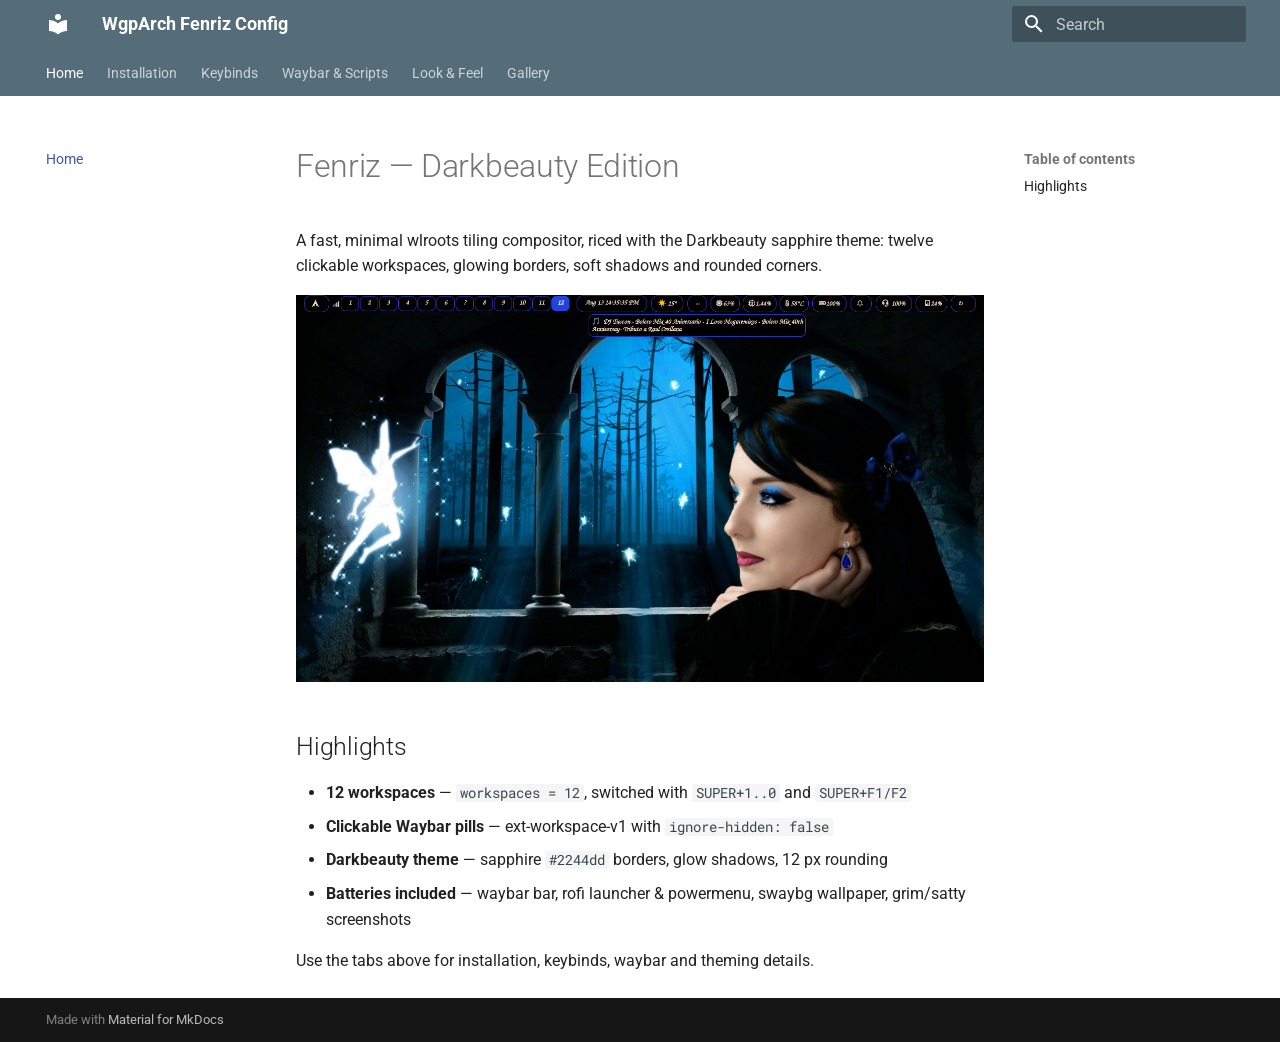
<file: index.html>
<!doctype html>
<html lang="en" class="no-js">
  <head>
    
      <meta charset="utf-8">
      <meta name="viewport" content="width=device-width,initial-scale=1">
      
      
      
        <link rel="canonical" href="https://wgparch.github.io/fenriz/">
      
      
      
        <link rel="next" href="installation/">
      
      
        
      
      
      <link rel="icon" href="assets/images/favicon.png">
      <meta name="generator" content="mkdocs-1.6.1, mkdocs-material-9.7.6">
    
    
      
        <title>WgpArch Fenriz Config</title>
      
    
    
      <link rel="stylesheet" href="assets/stylesheets/main.484c7ddc.min.css">
      
        
        <link rel="stylesheet" href="assets/stylesheets/palette.ab4e12ef.min.css">
      
      


    
    
      
    
    
      
        
        
        <link rel="preconnect" href="https://fonts.gstatic.com" crossorigin>
        <link rel="stylesheet" href="https://fonts.googleapis.com/css?family=Roboto:300,300i,400,400i,700,700i%7CRoboto+Mono:400,400i,700,700i&display=fallback">
        <style>:root{--md-text-font:"Roboto";--md-code-font:"Roboto Mono"}</style>
      
    
    
    <script>__md_scope=new URL(".",location),__md_hash=e=>[...e].reduce(((e,_)=>(e<<5)-e+_.charCodeAt(0)),0),__md_get=(e,_=localStorage,t=__md_scope)=>JSON.parse(_.getItem(t.pathname+"."+e)),__md_set=(e,_,t=localStorage,a=__md_scope)=>{try{t.setItem(a.pathname+"."+e,JSON.stringify(_))}catch(e){}}</script>
    
      

    
    
  </head>
  
  
    
    
    
    
    
    <body dir="ltr" data-md-color-scheme="default" data-md-color-primary="blue-grey" data-md-color-accent="cyan">
  
    
    <input class="md-toggle" data-md-toggle="drawer" type="checkbox" id="__drawer" autocomplete="off">
    <input class="md-toggle" data-md-toggle="search" type="checkbox" id="__search" autocomplete="off">
    <label class="md-overlay" for="__drawer"></label>
    <div data-md-component="skip">
      
        
        <a href="#fenriz-darkbeauty-edition" class="md-skip">
          Skip to content
        </a>
      
    </div>
    <div data-md-component="announce">
      
    </div>
    
    
      

<header class="md-header" data-md-component="header">
  <nav class="md-header__inner md-grid" aria-label="Header">
    <a href="." title="WgpArch Fenriz Config" class="md-header__button md-logo" aria-label="WgpArch Fenriz Config" data-md-component="logo">
      
  
  <svg xmlns="http://www.w3.org/2000/svg" viewBox="0 0 24 24"><path d="M12 8a3 3 0 0 0 3-3 3 3 0 0 0-3-3 3 3 0 0 0-3 3 3 3 0 0 0 3 3m0 3.54C9.64 9.35 6.5 8 3 8v11c3.5 0 6.64 1.35 9 3.54 2.36-2.19 5.5-3.54 9-3.54V8c-3.5 0-6.64 1.35-9 3.54"/></svg>

    </a>
    <label class="md-header__button md-icon" for="__drawer">
      
      <svg xmlns="http://www.w3.org/2000/svg" viewBox="0 0 24 24"><path d="M3 6h18v2H3zm0 5h18v2H3zm0 5h18v2H3z"/></svg>
    </label>
    <div class="md-header__title" data-md-component="header-title">
      <div class="md-header__ellipsis">
        <div class="md-header__topic">
          <span class="md-ellipsis">
            WgpArch Fenriz Config
          </span>
        </div>
        <div class="md-header__topic" data-md-component="header-topic">
          <span class="md-ellipsis">
            
              Home
            
          </span>
        </div>
      </div>
    </div>
    
      
    
    
    
    
      
      
        <label class="md-header__button md-icon" for="__search">
          
          <svg xmlns="http://www.w3.org/2000/svg" viewBox="0 0 24 24"><path d="M9.5 3A6.5 6.5 0 0 1 16 9.5c0 1.61-.59 3.09-1.56 4.23l.27.27h.79l5 5-1.5 1.5-5-5v-.79l-.27-.27A6.52 6.52 0 0 1 9.5 16 6.5 6.5 0 0 1 3 9.5 6.5 6.5 0 0 1 9.5 3m0 2C7 5 5 7 5 9.5S7 14 9.5 14 14 12 14 9.5 12 5 9.5 5"/></svg>
        </label>
        <div class="md-search" data-md-component="search" role="dialog">
  <label class="md-search__overlay" for="__search"></label>
  <div class="md-search__inner" role="search">
    <form class="md-search__form" name="search">
      <input type="text" class="md-search__input" name="query" aria-label="Search" placeholder="Search" autocapitalize="off" autocorrect="off" autocomplete="off" spellcheck="false" data-md-component="search-query" required>
      <label class="md-search__icon md-icon" for="__search">
        
        <svg xmlns="http://www.w3.org/2000/svg" viewBox="0 0 24 24"><path d="M9.5 3A6.5 6.5 0 0 1 16 9.5c0 1.61-.59 3.09-1.56 4.23l.27.27h.79l5 5-1.5 1.5-5-5v-.79l-.27-.27A6.52 6.52 0 0 1 9.5 16 6.5 6.5 0 0 1 3 9.5 6.5 6.5 0 0 1 9.5 3m0 2C7 5 5 7 5 9.5S7 14 9.5 14 14 12 14 9.5 12 5 9.5 5"/></svg>
        
        <svg xmlns="http://www.w3.org/2000/svg" viewBox="0 0 24 24"><path d="M20 11v2H8l5.5 5.5-1.42 1.42L4.16 12l7.92-7.92L13.5 5.5 8 11z"/></svg>
      </label>
      <nav class="md-search__options" aria-label="Search">
        
        <button type="reset" class="md-search__icon md-icon" title="Clear" aria-label="Clear" tabindex="-1">
          
          <svg xmlns="http://www.w3.org/2000/svg" viewBox="0 0 24 24"><path d="M19 6.41 17.59 5 12 10.59 6.41 5 5 6.41 10.59 12 5 17.59 6.41 19 12 13.41 17.59 19 19 17.59 13.41 12z"/></svg>
        </button>
      </nav>
      
    </form>
    <div class="md-search__output">
      <div class="md-search__scrollwrap" tabindex="0" data-md-scrollfix>
        <div class="md-search-result" data-md-component="search-result">
          <div class="md-search-result__meta">
            Initializing search
          </div>
          <ol class="md-search-result__list" role="presentation"></ol>
        </div>
      </div>
    </div>
  </div>
</div>
      
    
    
  </nav>
  
</header>
    
    <div class="md-container" data-md-component="container">
      
      
        
          
            
<nav class="md-tabs" aria-label="Tabs" data-md-component="tabs">
  <div class="md-grid">
    <ul class="md-tabs__list">
      
        
  
  
  
    
  
  
    <li class="md-tabs__item md-tabs__item--active">
      <a href="." class="md-tabs__link">
        
  
  
    
  
  Home

      </a>
    </li>
  

      
        
  
  
  
  
    <li class="md-tabs__item">
      <a href="installation/" class="md-tabs__link">
        
  
  
    
  
  Installation

      </a>
    </li>
  

      
        
  
  
  
  
    <li class="md-tabs__item">
      <a href="keybinds/" class="md-tabs__link">
        
  
  
    
  
  Keybinds

      </a>
    </li>
  

      
        
  
  
  
  
    <li class="md-tabs__item">
      <a href="waybar/" class="md-tabs__link">
        
  
  
    
  
  Waybar & Scripts

      </a>
    </li>
  

      
        
  
  
  
  
    <li class="md-tabs__item">
      <a href="theming/" class="md-tabs__link">
        
  
  
    
  
  Look & Feel

      </a>
    </li>
  

      
        
  
  
  
  
    <li class="md-tabs__item">
      <a href="gallery/" class="md-tabs__link">
        
  
  
    
  
  Gallery

      </a>
    </li>
  

      
    </ul>
  </div>
</nav>
          
        
      
      <main class="md-main" data-md-component="main">
        <div class="md-main__inner md-grid">
          
            
              
              <div class="md-sidebar md-sidebar--primary" data-md-component="sidebar" data-md-type="navigation" >
                <div class="md-sidebar__scrollwrap">
                  <div class="md-sidebar__inner">
                    


  


<nav class="md-nav md-nav--primary md-nav--lifted" aria-label="Navigation" data-md-level="0">
  <label class="md-nav__title" for="__drawer">
    <a href="." title="WgpArch Fenriz Config" class="md-nav__button md-logo" aria-label="WgpArch Fenriz Config" data-md-component="logo">
      
  
  <svg xmlns="http://www.w3.org/2000/svg" viewBox="0 0 24 24"><path d="M12 8a3 3 0 0 0 3-3 3 3 0 0 0-3-3 3 3 0 0 0-3 3 3 3 0 0 0 3 3m0 3.54C9.64 9.35 6.5 8 3 8v11c3.5 0 6.64 1.35 9 3.54 2.36-2.19 5.5-3.54 9-3.54V8c-3.5 0-6.64 1.35-9 3.54"/></svg>

    </a>
    WgpArch Fenriz Config
  </label>
  
  <ul class="md-nav__list" data-md-scrollfix>
    
      
      
  
  
    
  
  
  
    <li class="md-nav__item md-nav__item--active">
      
      <input class="md-nav__toggle md-toggle" type="checkbox" id="__toc">
      
      
        
      
      
        <label class="md-nav__link md-nav__link--active" for="__toc">
          
  
  
  <span class="md-ellipsis">
    
  
    Home
  

    
  </span>
  
  

          <span class="md-nav__icon md-icon"></span>
        </label>
      
      <a href="." class="md-nav__link md-nav__link--active">
        
  
  
  <span class="md-ellipsis">
    
  
    Home
  

    
  </span>
  
  

      </a>
      
        

<nav class="md-nav md-nav--secondary" aria-label="Table of contents">
  
  
  
    
  
  
    <label class="md-nav__title" for="__toc">
      <span class="md-nav__icon md-icon"></span>
      Table of contents
    </label>
    <ul class="md-nav__list" data-md-component="toc" data-md-scrollfix>
      
        <li class="md-nav__item">
  <a href="#highlights" class="md-nav__link">
    <span class="md-ellipsis">
      
        Highlights
      
    </span>
  </a>
  
</li>
      
    </ul>
  
</nav>
      
    </li>
  

    
      
      
  
  
  
  
    <li class="md-nav__item">
      <a href="installation/" class="md-nav__link">
        
  
  
  <span class="md-ellipsis">
    
  
    Installation
  

    
  </span>
  
  

      </a>
    </li>
  

    
      
      
  
  
  
  
    <li class="md-nav__item">
      <a href="keybinds/" class="md-nav__link">
        
  
  
  <span class="md-ellipsis">
    
  
    Keybinds
  

    
  </span>
  
  

      </a>
    </li>
  

    
      
      
  
  
  
  
    <li class="md-nav__item">
      <a href="waybar/" class="md-nav__link">
        
  
  
  <span class="md-ellipsis">
    
  
    Waybar & Scripts
  

    
  </span>
  
  

      </a>
    </li>
  

    
      
      
  
  
  
  
    <li class="md-nav__item">
      <a href="theming/" class="md-nav__link">
        
  
  
  <span class="md-ellipsis">
    
  
    Look & Feel
  

    
  </span>
  
  

      </a>
    </li>
  

    
      
      
  
  
  
  
    <li class="md-nav__item">
      <a href="gallery/" class="md-nav__link">
        
  
  
  <span class="md-ellipsis">
    
  
    Gallery
  

    
  </span>
  
  

      </a>
    </li>
  

    
  </ul>
</nav>
                  </div>
                </div>
              </div>
            
            
              
              <div class="md-sidebar md-sidebar--secondary" data-md-component="sidebar" data-md-type="toc" >
                <div class="md-sidebar__scrollwrap">
                  <div class="md-sidebar__inner">
                    

<nav class="md-nav md-nav--secondary" aria-label="Table of contents">
  
  
  
    
  
  
    <label class="md-nav__title" for="__toc">
      <span class="md-nav__icon md-icon"></span>
      Table of contents
    </label>
    <ul class="md-nav__list" data-md-component="toc" data-md-scrollfix>
      
        <li class="md-nav__item">
  <a href="#highlights" class="md-nav__link">
    <span class="md-ellipsis">
      
        Highlights
      
    </span>
  </a>
  
</li>
      
    </ul>
  
</nav>
                  </div>
                </div>
              </div>
            
          
          
            <div class="md-content" data-md-component="content">
              
              <article class="md-content__inner md-typeset">
                
                  



<h1 id="fenriz-darkbeauty-edition">Fenriz — Darkbeauty Edition</h1>
<p>A fast, minimal wlroots tiling compositor, riced with the Darkbeauty sapphire theme:
twelve clickable workspaces, glowing borders, soft shadows and rounded corners.</p>
<p><img alt="Desktop" src="screenshots/shot-143535.png" /></p>
<h2 id="highlights">Highlights</h2>
<ul>
<li><strong>12 workspaces</strong> — <code>workspaces = 12</code>, switched with <code>SUPER+1..0</code> and <code>SUPER+F1/F2</code></li>
<li><strong>Clickable Waybar pills</strong> — ext-workspace-v1 with <code>ignore-hidden: false</code></li>
<li><strong>Darkbeauty theme</strong> — sapphire <code>#2244dd</code> borders, glow shadows, 12 px rounding</li>
<li><strong>Batteries included</strong> — waybar bar, rofi launcher &amp; powermenu, swaybg wallpaper, grim/satty screenshots</li>
</ul>
<p>Use the tabs above for installation, keybinds, waybar and theming details.</p>












                
              </article>
            </div>
          
          
<script>var target=document.getElementById(location.hash.slice(1));target&&target.name&&(target.checked=target.name.startsWith("__tabbed_"))</script>
        </div>
        
      </main>
      
        <footer class="md-footer">
  
  <div class="md-footer-meta md-typeset">
    <div class="md-footer-meta__inner md-grid">
      <div class="md-copyright">
  
  
    Made with
    <a href="https://squidfunk.github.io/mkdocs-material/" target="_blank" rel="noopener">
      Material for MkDocs
    </a>
  
</div>
      
    </div>
  </div>
</footer>
      
    </div>
    <div class="md-dialog" data-md-component="dialog">
      <div class="md-dialog__inner md-typeset"></div>
    </div>
    
    
    
      
      
      <script id="__config" type="application/json">{"annotate": null, "base": ".", "features": ["navigation.tabs", "navigation.expand"], "search": "assets/javascripts/workers/search.2c215733.min.js", "tags": null, "translations": {"clipboard.copied": "Copied to clipboard", "clipboard.copy": "Copy to clipboard", "search.result.more.one": "1 more on this page", "search.result.more.other": "# more on this page", "search.result.none": "No matching documents", "search.result.one": "1 matching document", "search.result.other": "# matching documents", "search.result.placeholder": "Type to start searching", "search.result.term.missing": "Missing", "select.version": "Select version"}, "version": null}</script>
    
    
      <script src="assets/javascripts/bundle.79ae519e.min.js"></script>
      
    
  </body>
</html>
</file>
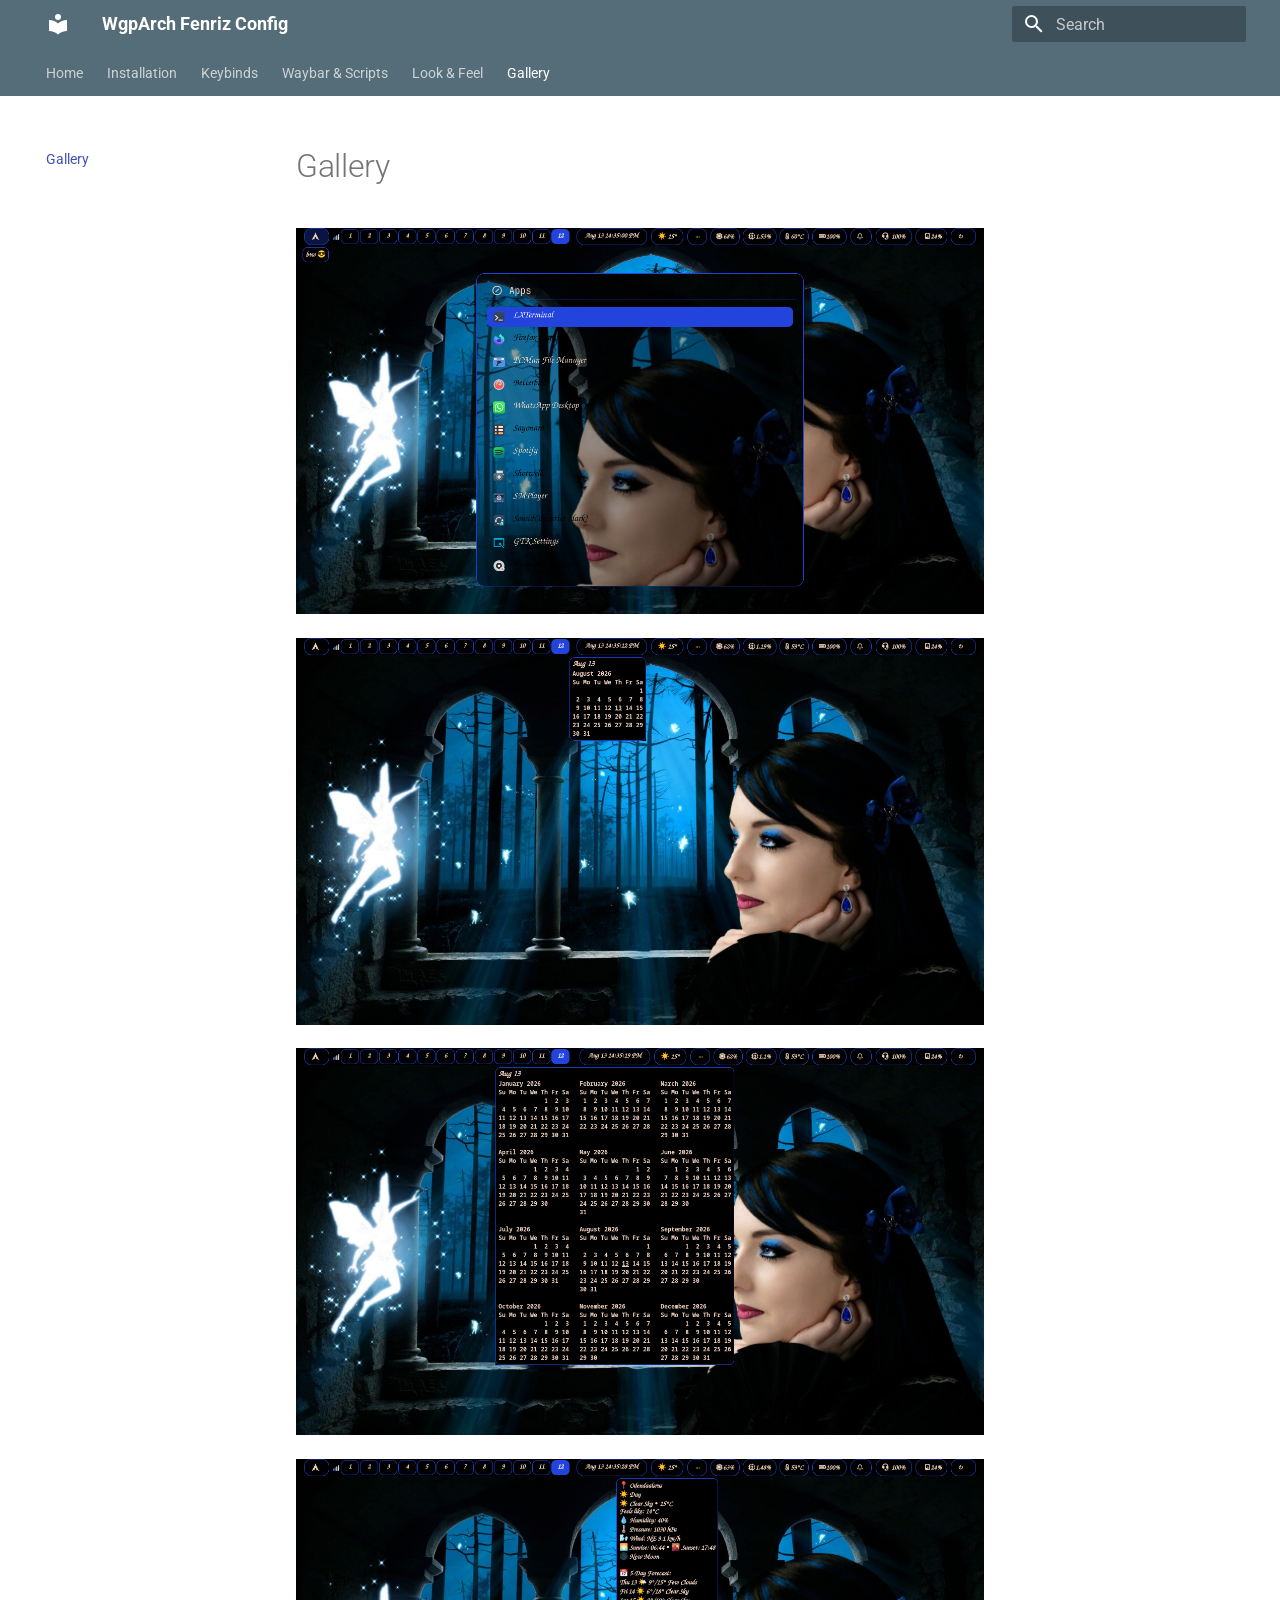
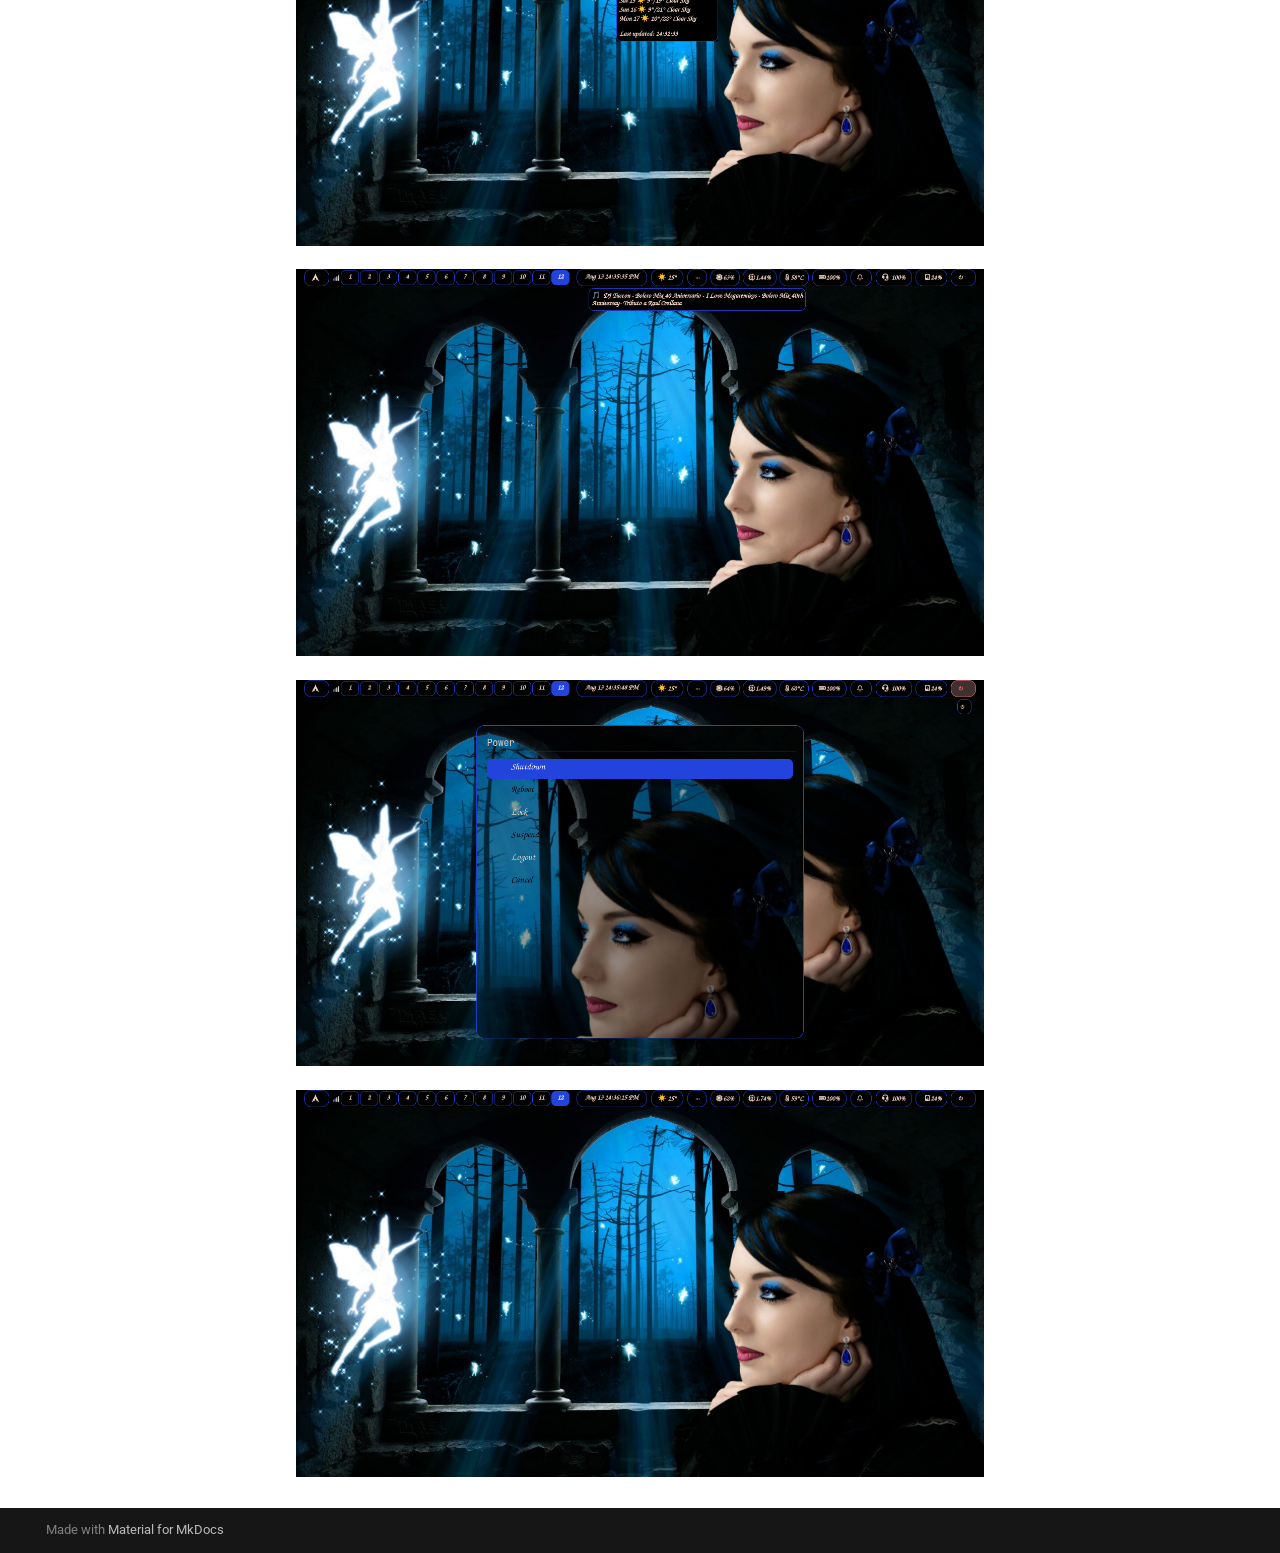
<file: gallery/index.html>
<!doctype html>
<html lang="en" class="no-js">
  <head>
    
      <meta charset="utf-8">
      <meta name="viewport" content="width=device-width,initial-scale=1">
      
      
      
        <link rel="canonical" href="https://wgparch.github.io/fenriz/gallery/">
      
      
        <link rel="prev" href="../theming/">
      
      
      
        
      
      
      <link rel="icon" href="../assets/images/favicon.png">
      <meta name="generator" content="mkdocs-1.6.1, mkdocs-material-9.7.6">
    
    
      
        <title>Gallery - WgpArch Fenriz Config</title>
      
    
    
      <link rel="stylesheet" href="../assets/stylesheets/main.484c7ddc.min.css">
      
        
        <link rel="stylesheet" href="../assets/stylesheets/palette.ab4e12ef.min.css">
      
      


    
    
      
    
    
      
        
        
        <link rel="preconnect" href="https://fonts.gstatic.com" crossorigin>
        <link rel="stylesheet" href="https://fonts.googleapis.com/css?family=Roboto:300,300i,400,400i,700,700i%7CRoboto+Mono:400,400i,700,700i&display=fallback">
        <style>:root{--md-text-font:"Roboto";--md-code-font:"Roboto Mono"}</style>
      
    
    
    <script>__md_scope=new URL("..",location),__md_hash=e=>[...e].reduce(((e,_)=>(e<<5)-e+_.charCodeAt(0)),0),__md_get=(e,_=localStorage,t=__md_scope)=>JSON.parse(_.getItem(t.pathname+"."+e)),__md_set=(e,_,t=localStorage,a=__md_scope)=>{try{t.setItem(a.pathname+"."+e,JSON.stringify(_))}catch(e){}}</script>
    
      

    
    
  </head>
  
  
    
    
    
    
    
    <body dir="ltr" data-md-color-scheme="default" data-md-color-primary="blue-grey" data-md-color-accent="cyan">
  
    
    <input class="md-toggle" data-md-toggle="drawer" type="checkbox" id="__drawer" autocomplete="off">
    <input class="md-toggle" data-md-toggle="search" type="checkbox" id="__search" autocomplete="off">
    <label class="md-overlay" for="__drawer"></label>
    <div data-md-component="skip">
      
        
        <a href="#gallery" class="md-skip">
          Skip to content
        </a>
      
    </div>
    <div data-md-component="announce">
      
    </div>
    
    
      

<header class="md-header" data-md-component="header">
  <nav class="md-header__inner md-grid" aria-label="Header">
    <a href=".." title="WgpArch Fenriz Config" class="md-header__button md-logo" aria-label="WgpArch Fenriz Config" data-md-component="logo">
      
  
  <svg xmlns="http://www.w3.org/2000/svg" viewBox="0 0 24 24"><path d="M12 8a3 3 0 0 0 3-3 3 3 0 0 0-3-3 3 3 0 0 0-3 3 3 3 0 0 0 3 3m0 3.54C9.64 9.35 6.5 8 3 8v11c3.5 0 6.64 1.35 9 3.54 2.36-2.19 5.5-3.54 9-3.54V8c-3.5 0-6.64 1.35-9 3.54"/></svg>

    </a>
    <label class="md-header__button md-icon" for="__drawer">
      
      <svg xmlns="http://www.w3.org/2000/svg" viewBox="0 0 24 24"><path d="M3 6h18v2H3zm0 5h18v2H3zm0 5h18v2H3z"/></svg>
    </label>
    <div class="md-header__title" data-md-component="header-title">
      <div class="md-header__ellipsis">
        <div class="md-header__topic">
          <span class="md-ellipsis">
            WgpArch Fenriz Config
          </span>
        </div>
        <div class="md-header__topic" data-md-component="header-topic">
          <span class="md-ellipsis">
            
              Gallery
            
          </span>
        </div>
      </div>
    </div>
    
      
    
    
    
    
      
      
        <label class="md-header__button md-icon" for="__search">
          
          <svg xmlns="http://www.w3.org/2000/svg" viewBox="0 0 24 24"><path d="M9.5 3A6.5 6.5 0 0 1 16 9.5c0 1.61-.59 3.09-1.56 4.23l.27.27h.79l5 5-1.5 1.5-5-5v-.79l-.27-.27A6.52 6.52 0 0 1 9.5 16 6.5 6.5 0 0 1 3 9.5 6.5 6.5 0 0 1 9.5 3m0 2C7 5 5 7 5 9.5S7 14 9.5 14 14 12 14 9.5 12 5 9.5 5"/></svg>
        </label>
        <div class="md-search" data-md-component="search" role="dialog">
  <label class="md-search__overlay" for="__search"></label>
  <div class="md-search__inner" role="search">
    <form class="md-search__form" name="search">
      <input type="text" class="md-search__input" name="query" aria-label="Search" placeholder="Search" autocapitalize="off" autocorrect="off" autocomplete="off" spellcheck="false" data-md-component="search-query" required>
      <label class="md-search__icon md-icon" for="__search">
        
        <svg xmlns="http://www.w3.org/2000/svg" viewBox="0 0 24 24"><path d="M9.5 3A6.5 6.5 0 0 1 16 9.5c0 1.61-.59 3.09-1.56 4.23l.27.27h.79l5 5-1.5 1.5-5-5v-.79l-.27-.27A6.52 6.52 0 0 1 9.5 16 6.5 6.5 0 0 1 3 9.5 6.5 6.5 0 0 1 9.5 3m0 2C7 5 5 7 5 9.5S7 14 9.5 14 14 12 14 9.5 12 5 9.5 5"/></svg>
        
        <svg xmlns="http://www.w3.org/2000/svg" viewBox="0 0 24 24"><path d="M20 11v2H8l5.5 5.5-1.42 1.42L4.16 12l7.92-7.92L13.5 5.5 8 11z"/></svg>
      </label>
      <nav class="md-search__options" aria-label="Search">
        
        <button type="reset" class="md-search__icon md-icon" title="Clear" aria-label="Clear" tabindex="-1">
          
          <svg xmlns="http://www.w3.org/2000/svg" viewBox="0 0 24 24"><path d="M19 6.41 17.59 5 12 10.59 6.41 5 5 6.41 10.59 12 5 17.59 6.41 19 12 13.41 17.59 19 19 17.59 13.41 12z"/></svg>
        </button>
      </nav>
      
    </form>
    <div class="md-search__output">
      <div class="md-search__scrollwrap" tabindex="0" data-md-scrollfix>
        <div class="md-search-result" data-md-component="search-result">
          <div class="md-search-result__meta">
            Initializing search
          </div>
          <ol class="md-search-result__list" role="presentation"></ol>
        </div>
      </div>
    </div>
  </div>
</div>
      
    
    
  </nav>
  
</header>
    
    <div class="md-container" data-md-component="container">
      
      
        
          
            
<nav class="md-tabs" aria-label="Tabs" data-md-component="tabs">
  <div class="md-grid">
    <ul class="md-tabs__list">
      
        
  
  
  
  
    <li class="md-tabs__item">
      <a href=".." class="md-tabs__link">
        
  
  
    
  
  Home

      </a>
    </li>
  

      
        
  
  
  
  
    <li class="md-tabs__item">
      <a href="../installation/" class="md-tabs__link">
        
  
  
    
  
  Installation

      </a>
    </li>
  

      
        
  
  
  
  
    <li class="md-tabs__item">
      <a href="../keybinds/" class="md-tabs__link">
        
  
  
    
  
  Keybinds

      </a>
    </li>
  

      
        
  
  
  
  
    <li class="md-tabs__item">
      <a href="../waybar/" class="md-tabs__link">
        
  
  
    
  
  Waybar & Scripts

      </a>
    </li>
  

      
        
  
  
  
  
    <li class="md-tabs__item">
      <a href="../theming/" class="md-tabs__link">
        
  
  
    
  
  Look & Feel

      </a>
    </li>
  

      
        
  
  
  
    
  
  
    <li class="md-tabs__item md-tabs__item--active">
      <a href="./" class="md-tabs__link">
        
  
  
    
  
  Gallery

      </a>
    </li>
  

      
    </ul>
  </div>
</nav>
          
        
      
      <main class="md-main" data-md-component="main">
        <div class="md-main__inner md-grid">
          
            
              
              <div class="md-sidebar md-sidebar--primary" data-md-component="sidebar" data-md-type="navigation" >
                <div class="md-sidebar__scrollwrap">
                  <div class="md-sidebar__inner">
                    


  


<nav class="md-nav md-nav--primary md-nav--lifted" aria-label="Navigation" data-md-level="0">
  <label class="md-nav__title" for="__drawer">
    <a href=".." title="WgpArch Fenriz Config" class="md-nav__button md-logo" aria-label="WgpArch Fenriz Config" data-md-component="logo">
      
  
  <svg xmlns="http://www.w3.org/2000/svg" viewBox="0 0 24 24"><path d="M12 8a3 3 0 0 0 3-3 3 3 0 0 0-3-3 3 3 0 0 0-3 3 3 3 0 0 0 3 3m0 3.54C9.64 9.35 6.5 8 3 8v11c3.5 0 6.64 1.35 9 3.54 2.36-2.19 5.5-3.54 9-3.54V8c-3.5 0-6.64 1.35-9 3.54"/></svg>

    </a>
    WgpArch Fenriz Config
  </label>
  
  <ul class="md-nav__list" data-md-scrollfix>
    
      
      
  
  
  
  
    <li class="md-nav__item">
      <a href=".." class="md-nav__link">
        
  
  
  <span class="md-ellipsis">
    
  
    Home
  

    
  </span>
  
  

      </a>
    </li>
  

    
      
      
  
  
  
  
    <li class="md-nav__item">
      <a href="../installation/" class="md-nav__link">
        
  
  
  <span class="md-ellipsis">
    
  
    Installation
  

    
  </span>
  
  

      </a>
    </li>
  

    
      
      
  
  
  
  
    <li class="md-nav__item">
      <a href="../keybinds/" class="md-nav__link">
        
  
  
  <span class="md-ellipsis">
    
  
    Keybinds
  

    
  </span>
  
  

      </a>
    </li>
  

    
      
      
  
  
  
  
    <li class="md-nav__item">
      <a href="../waybar/" class="md-nav__link">
        
  
  
  <span class="md-ellipsis">
    
  
    Waybar & Scripts
  

    
  </span>
  
  

      </a>
    </li>
  

    
      
      
  
  
  
  
    <li class="md-nav__item">
      <a href="../theming/" class="md-nav__link">
        
  
  
  <span class="md-ellipsis">
    
  
    Look & Feel
  

    
  </span>
  
  

      </a>
    </li>
  

    
      
      
  
  
    
  
  
  
    <li class="md-nav__item md-nav__item--active">
      
      <input class="md-nav__toggle md-toggle" type="checkbox" id="__toc">
      
      
        
      
      
      <a href="./" class="md-nav__link md-nav__link--active">
        
  
  
  <span class="md-ellipsis">
    
  
    Gallery
  

    
  </span>
  
  

      </a>
      
    </li>
  

    
  </ul>
</nav>
                  </div>
                </div>
              </div>
            
            
              
              <div class="md-sidebar md-sidebar--secondary" data-md-component="sidebar" data-md-type="toc" >
                <div class="md-sidebar__scrollwrap">
                  <div class="md-sidebar__inner">
                    

<nav class="md-nav md-nav--secondary" aria-label="Table of contents">
  
  
  
    
  
  
</nav>
                  </div>
                </div>
              </div>
            
          
          
            <div class="md-content" data-md-component="content">
              
              <article class="md-content__inner md-typeset">
                
                  



<h1 id="gallery">Gallery</h1>
<p><img alt="shot-143500" src="../screenshots/shot-143500.png" /></p>
<p><img alt="shot-143512" src="../screenshots/shot-143512.png" /></p>
<p><img alt="shot-143519" src="../screenshots/shot-143519.png" /></p>
<p><img alt="shot-143528" src="../screenshots/shot-143528.png" /></p>
<p><img alt="shot-143535" src="../screenshots/shot-143535.png" /></p>
<p><img alt="shot-143548" src="../screenshots/shot-143548.png" /></p>
<p><img alt="shot-143615" src="../screenshots/shot-143615.png" /></p>












                
              </article>
            </div>
          
          
<script>var target=document.getElementById(location.hash.slice(1));target&&target.name&&(target.checked=target.name.startsWith("__tabbed_"))</script>
        </div>
        
      </main>
      
        <footer class="md-footer">
  
  <div class="md-footer-meta md-typeset">
    <div class="md-footer-meta__inner md-grid">
      <div class="md-copyright">
  
  
    Made with
    <a href="https://squidfunk.github.io/mkdocs-material/" target="_blank" rel="noopener">
      Material for MkDocs
    </a>
  
</div>
      
    </div>
  </div>
</footer>
      
    </div>
    <div class="md-dialog" data-md-component="dialog">
      <div class="md-dialog__inner md-typeset"></div>
    </div>
    
    
    
      
      
      <script id="__config" type="application/json">{"annotate": null, "base": "..", "features": ["navigation.tabs", "navigation.expand"], "search": "../assets/javascripts/workers/search.2c215733.min.js", "tags": null, "translations": {"clipboard.copied": "Copied to clipboard", "clipboard.copy": "Copy to clipboard", "search.result.more.one": "1 more on this page", "search.result.more.other": "# more on this page", "search.result.none": "No matching documents", "search.result.one": "1 matching document", "search.result.other": "# matching documents", "search.result.placeholder": "Type to start searching", "search.result.term.missing": "Missing", "select.version": "Select version"}, "version": null}</script>
    
    
      <script src="../assets/javascripts/bundle.79ae519e.min.js"></script>
      
    
  </body>
</html>
</file>
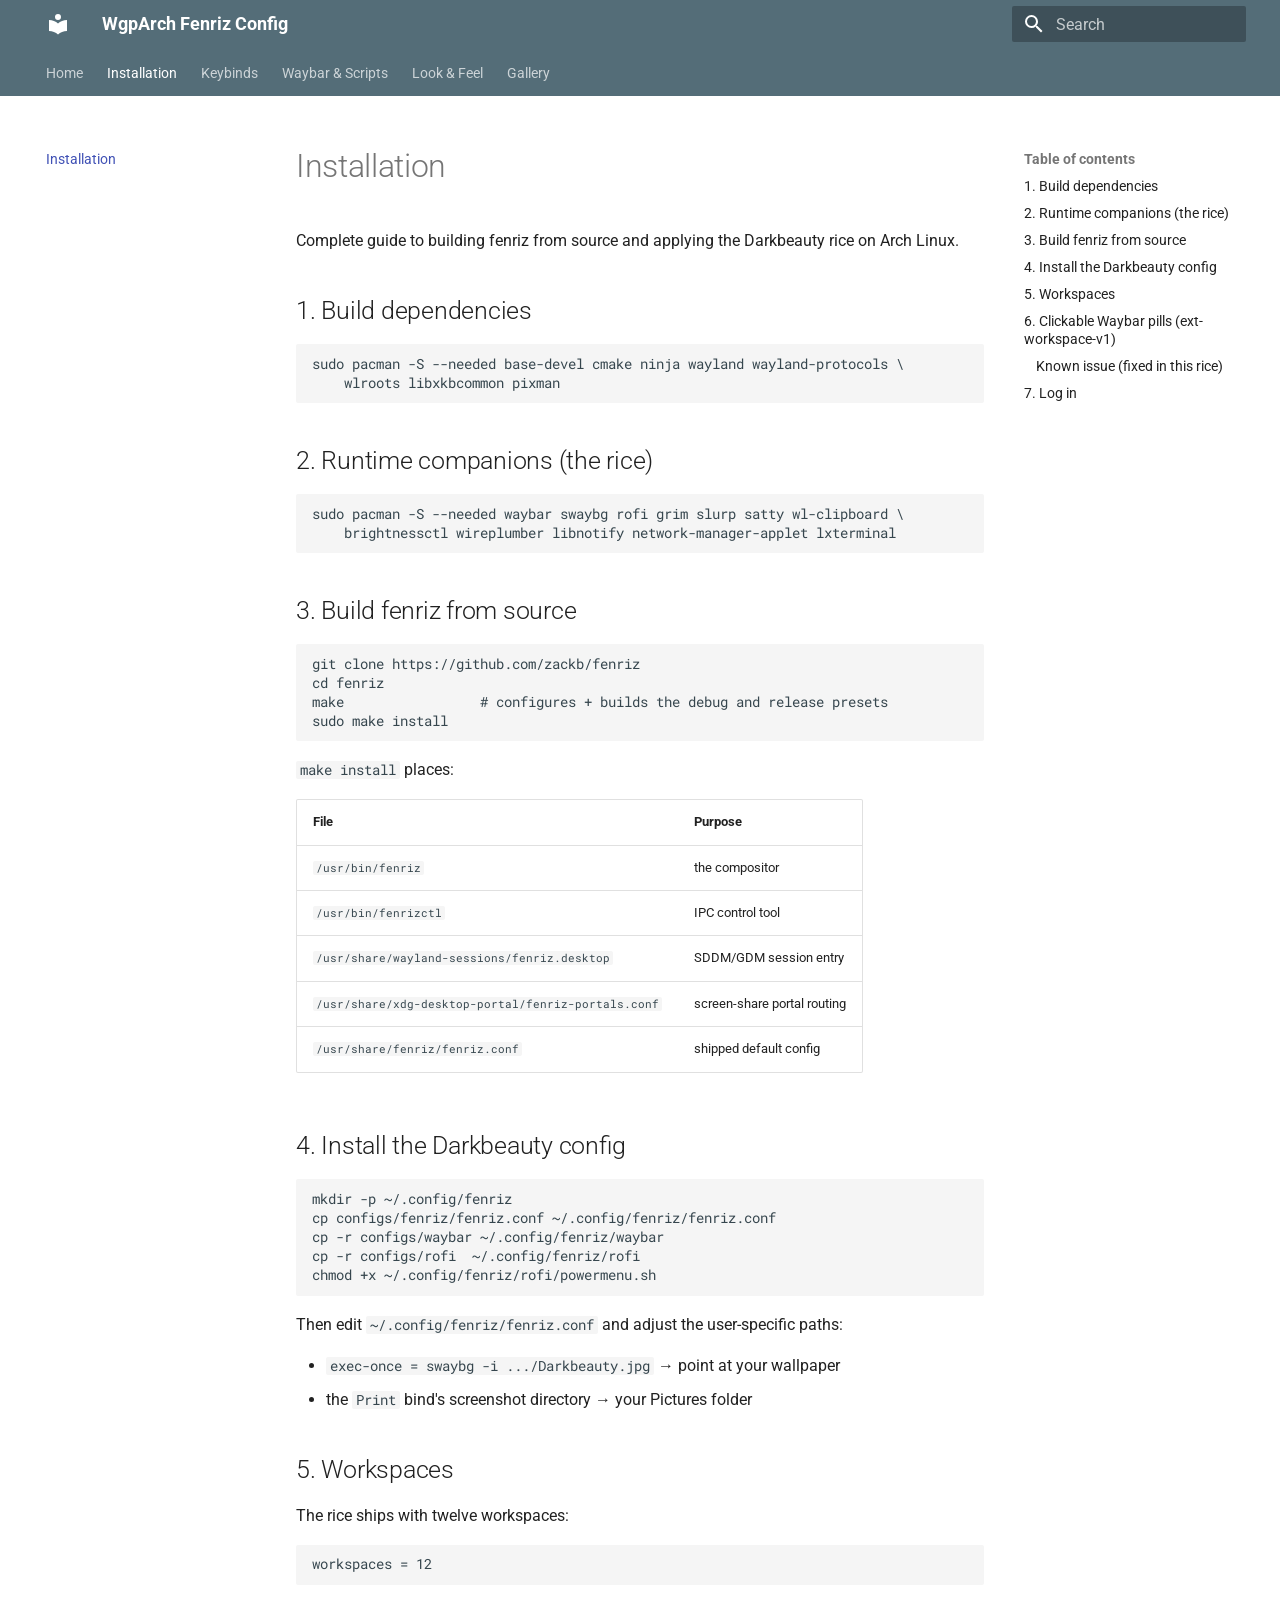
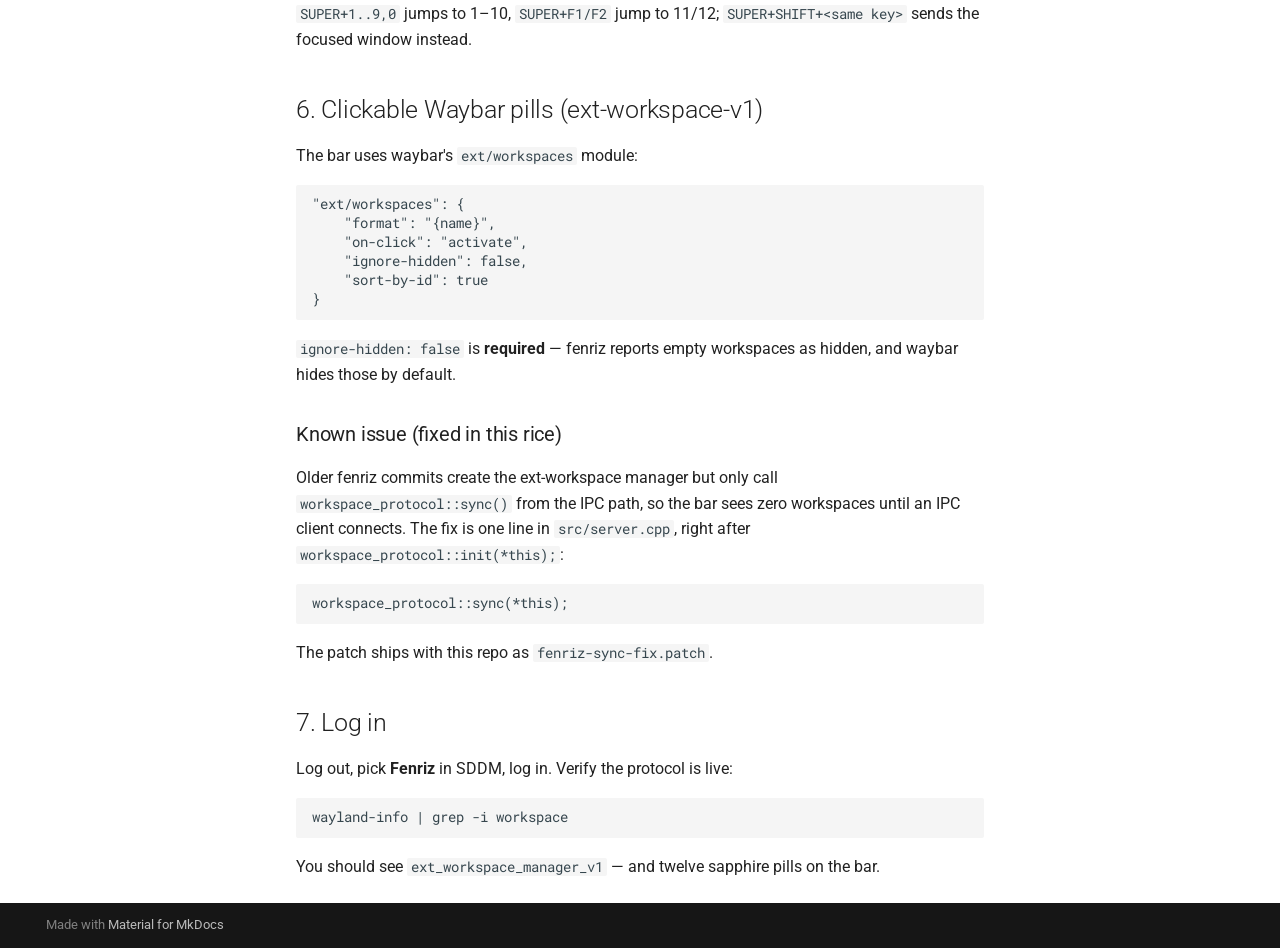
<file: installation/index.html>
<!doctype html>
<html lang="en" class="no-js">
  <head>
    
      <meta charset="utf-8">
      <meta name="viewport" content="width=device-width,initial-scale=1">
      
      
      
        <link rel="canonical" href="https://wgparch.github.io/fenriz/installation/">
      
      
        <link rel="prev" href="..">
      
      
        <link rel="next" href="../keybinds/">
      
      
        
      
      
      <link rel="icon" href="../assets/images/favicon.png">
      <meta name="generator" content="mkdocs-1.6.1, mkdocs-material-9.7.6">
    
    
      
        <title>Installation - WgpArch Fenriz Config</title>
      
    
    
      <link rel="stylesheet" href="../assets/stylesheets/main.484c7ddc.min.css">
      
        
        <link rel="stylesheet" href="../assets/stylesheets/palette.ab4e12ef.min.css">
      
      


    
    
      
    
    
      
        
        
        <link rel="preconnect" href="https://fonts.gstatic.com" crossorigin>
        <link rel="stylesheet" href="https://fonts.googleapis.com/css?family=Roboto:300,300i,400,400i,700,700i%7CRoboto+Mono:400,400i,700,700i&display=fallback">
        <style>:root{--md-text-font:"Roboto";--md-code-font:"Roboto Mono"}</style>
      
    
    
    <script>__md_scope=new URL("..",location),__md_hash=e=>[...e].reduce(((e,_)=>(e<<5)-e+_.charCodeAt(0)),0),__md_get=(e,_=localStorage,t=__md_scope)=>JSON.parse(_.getItem(t.pathname+"."+e)),__md_set=(e,_,t=localStorage,a=__md_scope)=>{try{t.setItem(a.pathname+"."+e,JSON.stringify(_))}catch(e){}}</script>
    
      

    
    
  </head>
  
  
    
    
    
    
    
    <body dir="ltr" data-md-color-scheme="default" data-md-color-primary="blue-grey" data-md-color-accent="cyan">
  
    
    <input class="md-toggle" data-md-toggle="drawer" type="checkbox" id="__drawer" autocomplete="off">
    <input class="md-toggle" data-md-toggle="search" type="checkbox" id="__search" autocomplete="off">
    <label class="md-overlay" for="__drawer"></label>
    <div data-md-component="skip">
      
        
        <a href="#installation" class="md-skip">
          Skip to content
        </a>
      
    </div>
    <div data-md-component="announce">
      
    </div>
    
    
      

<header class="md-header" data-md-component="header">
  <nav class="md-header__inner md-grid" aria-label="Header">
    <a href=".." title="WgpArch Fenriz Config" class="md-header__button md-logo" aria-label="WgpArch Fenriz Config" data-md-component="logo">
      
  
  <svg xmlns="http://www.w3.org/2000/svg" viewBox="0 0 24 24"><path d="M12 8a3 3 0 0 0 3-3 3 3 0 0 0-3-3 3 3 0 0 0-3 3 3 3 0 0 0 3 3m0 3.54C9.64 9.35 6.5 8 3 8v11c3.5 0 6.64 1.35 9 3.54 2.36-2.19 5.5-3.54 9-3.54V8c-3.5 0-6.64 1.35-9 3.54"/></svg>

    </a>
    <label class="md-header__button md-icon" for="__drawer">
      
      <svg xmlns="http://www.w3.org/2000/svg" viewBox="0 0 24 24"><path d="M3 6h18v2H3zm0 5h18v2H3zm0 5h18v2H3z"/></svg>
    </label>
    <div class="md-header__title" data-md-component="header-title">
      <div class="md-header__ellipsis">
        <div class="md-header__topic">
          <span class="md-ellipsis">
            WgpArch Fenriz Config
          </span>
        </div>
        <div class="md-header__topic" data-md-component="header-topic">
          <span class="md-ellipsis">
            
              Installation
            
          </span>
        </div>
      </div>
    </div>
    
      
    
    
    
    
      
      
        <label class="md-header__button md-icon" for="__search">
          
          <svg xmlns="http://www.w3.org/2000/svg" viewBox="0 0 24 24"><path d="M9.5 3A6.5 6.5 0 0 1 16 9.5c0 1.61-.59 3.09-1.56 4.23l.27.27h.79l5 5-1.5 1.5-5-5v-.79l-.27-.27A6.52 6.52 0 0 1 9.5 16 6.5 6.5 0 0 1 3 9.5 6.5 6.5 0 0 1 9.5 3m0 2C7 5 5 7 5 9.5S7 14 9.5 14 14 12 14 9.5 12 5 9.5 5"/></svg>
        </label>
        <div class="md-search" data-md-component="search" role="dialog">
  <label class="md-search__overlay" for="__search"></label>
  <div class="md-search__inner" role="search">
    <form class="md-search__form" name="search">
      <input type="text" class="md-search__input" name="query" aria-label="Search" placeholder="Search" autocapitalize="off" autocorrect="off" autocomplete="off" spellcheck="false" data-md-component="search-query" required>
      <label class="md-search__icon md-icon" for="__search">
        
        <svg xmlns="http://www.w3.org/2000/svg" viewBox="0 0 24 24"><path d="M9.5 3A6.5 6.5 0 0 1 16 9.5c0 1.61-.59 3.09-1.56 4.23l.27.27h.79l5 5-1.5 1.5-5-5v-.79l-.27-.27A6.52 6.52 0 0 1 9.5 16 6.5 6.5 0 0 1 3 9.5 6.5 6.5 0 0 1 9.5 3m0 2C7 5 5 7 5 9.5S7 14 9.5 14 14 12 14 9.5 12 5 9.5 5"/></svg>
        
        <svg xmlns="http://www.w3.org/2000/svg" viewBox="0 0 24 24"><path d="M20 11v2H8l5.5 5.5-1.42 1.42L4.16 12l7.92-7.92L13.5 5.5 8 11z"/></svg>
      </label>
      <nav class="md-search__options" aria-label="Search">
        
        <button type="reset" class="md-search__icon md-icon" title="Clear" aria-label="Clear" tabindex="-1">
          
          <svg xmlns="http://www.w3.org/2000/svg" viewBox="0 0 24 24"><path d="M19 6.41 17.59 5 12 10.59 6.41 5 5 6.41 10.59 12 5 17.59 6.41 19 12 13.41 17.59 19 19 17.59 13.41 12z"/></svg>
        </button>
      </nav>
      
    </form>
    <div class="md-search__output">
      <div class="md-search__scrollwrap" tabindex="0" data-md-scrollfix>
        <div class="md-search-result" data-md-component="search-result">
          <div class="md-search-result__meta">
            Initializing search
          </div>
          <ol class="md-search-result__list" role="presentation"></ol>
        </div>
      </div>
    </div>
  </div>
</div>
      
    
    
  </nav>
  
</header>
    
    <div class="md-container" data-md-component="container">
      
      
        
          
            
<nav class="md-tabs" aria-label="Tabs" data-md-component="tabs">
  <div class="md-grid">
    <ul class="md-tabs__list">
      
        
  
  
  
  
    <li class="md-tabs__item">
      <a href=".." class="md-tabs__link">
        
  
  
    
  
  Home

      </a>
    </li>
  

      
        
  
  
  
    
  
  
    <li class="md-tabs__item md-tabs__item--active">
      <a href="./" class="md-tabs__link">
        
  
  
    
  
  Installation

      </a>
    </li>
  

      
        
  
  
  
  
    <li class="md-tabs__item">
      <a href="../keybinds/" class="md-tabs__link">
        
  
  
    
  
  Keybinds

      </a>
    </li>
  

      
        
  
  
  
  
    <li class="md-tabs__item">
      <a href="../waybar/" class="md-tabs__link">
        
  
  
    
  
  Waybar & Scripts

      </a>
    </li>
  

      
        
  
  
  
  
    <li class="md-tabs__item">
      <a href="../theming/" class="md-tabs__link">
        
  
  
    
  
  Look & Feel

      </a>
    </li>
  

      
        
  
  
  
  
    <li class="md-tabs__item">
      <a href="../gallery/" class="md-tabs__link">
        
  
  
    
  
  Gallery

      </a>
    </li>
  

      
    </ul>
  </div>
</nav>
          
        
      
      <main class="md-main" data-md-component="main">
        <div class="md-main__inner md-grid">
          
            
              
              <div class="md-sidebar md-sidebar--primary" data-md-component="sidebar" data-md-type="navigation" >
                <div class="md-sidebar__scrollwrap">
                  <div class="md-sidebar__inner">
                    


  


<nav class="md-nav md-nav--primary md-nav--lifted" aria-label="Navigation" data-md-level="0">
  <label class="md-nav__title" for="__drawer">
    <a href=".." title="WgpArch Fenriz Config" class="md-nav__button md-logo" aria-label="WgpArch Fenriz Config" data-md-component="logo">
      
  
  <svg xmlns="http://www.w3.org/2000/svg" viewBox="0 0 24 24"><path d="M12 8a3 3 0 0 0 3-3 3 3 0 0 0-3-3 3 3 0 0 0-3 3 3 3 0 0 0 3 3m0 3.54C9.64 9.35 6.5 8 3 8v11c3.5 0 6.64 1.35 9 3.54 2.36-2.19 5.5-3.54 9-3.54V8c-3.5 0-6.64 1.35-9 3.54"/></svg>

    </a>
    WgpArch Fenriz Config
  </label>
  
  <ul class="md-nav__list" data-md-scrollfix>
    
      
      
  
  
  
  
    <li class="md-nav__item">
      <a href=".." class="md-nav__link">
        
  
  
  <span class="md-ellipsis">
    
  
    Home
  

    
  </span>
  
  

      </a>
    </li>
  

    
      
      
  
  
    
  
  
  
    <li class="md-nav__item md-nav__item--active">
      
      <input class="md-nav__toggle md-toggle" type="checkbox" id="__toc">
      
      
        
      
      
        <label class="md-nav__link md-nav__link--active" for="__toc">
          
  
  
  <span class="md-ellipsis">
    
  
    Installation
  

    
  </span>
  
  

          <span class="md-nav__icon md-icon"></span>
        </label>
      
      <a href="./" class="md-nav__link md-nav__link--active">
        
  
  
  <span class="md-ellipsis">
    
  
    Installation
  

    
  </span>
  
  

      </a>
      
        

<nav class="md-nav md-nav--secondary" aria-label="Table of contents">
  
  
  
    
  
  
    <label class="md-nav__title" for="__toc">
      <span class="md-nav__icon md-icon"></span>
      Table of contents
    </label>
    <ul class="md-nav__list" data-md-component="toc" data-md-scrollfix>
      
        <li class="md-nav__item">
  <a href="#1-build-dependencies" class="md-nav__link">
    <span class="md-ellipsis">
      
        1. Build dependencies
      
    </span>
  </a>
  
</li>
      
        <li class="md-nav__item">
  <a href="#2-runtime-companions-the-rice" class="md-nav__link">
    <span class="md-ellipsis">
      
        2. Runtime companions (the rice)
      
    </span>
  </a>
  
</li>
      
        <li class="md-nav__item">
  <a href="#3-build-fenriz-from-source" class="md-nav__link">
    <span class="md-ellipsis">
      
        3. Build fenriz from source
      
    </span>
  </a>
  
</li>
      
        <li class="md-nav__item">
  <a href="#4-install-the-darkbeauty-config" class="md-nav__link">
    <span class="md-ellipsis">
      
        4. Install the Darkbeauty config
      
    </span>
  </a>
  
</li>
      
        <li class="md-nav__item">
  <a href="#5-workspaces" class="md-nav__link">
    <span class="md-ellipsis">
      
        5. Workspaces
      
    </span>
  </a>
  
</li>
      
        <li class="md-nav__item">
  <a href="#6-clickable-waybar-pills-ext-workspace-v1" class="md-nav__link">
    <span class="md-ellipsis">
      
        6. Clickable Waybar pills (ext-workspace-v1)
      
    </span>
  </a>
  
    <nav class="md-nav" aria-label="6. Clickable Waybar pills (ext-workspace-v1)">
      <ul class="md-nav__list">
        
          <li class="md-nav__item">
  <a href="#known-issue-fixed-in-this-rice" class="md-nav__link">
    <span class="md-ellipsis">
      
        Known issue (fixed in this rice)
      
    </span>
  </a>
  
</li>
        
      </ul>
    </nav>
  
</li>
      
        <li class="md-nav__item">
  <a href="#7-log-in" class="md-nav__link">
    <span class="md-ellipsis">
      
        7. Log in
      
    </span>
  </a>
  
</li>
      
    </ul>
  
</nav>
      
    </li>
  

    
      
      
  
  
  
  
    <li class="md-nav__item">
      <a href="../keybinds/" class="md-nav__link">
        
  
  
  <span class="md-ellipsis">
    
  
    Keybinds
  

    
  </span>
  
  

      </a>
    </li>
  

    
      
      
  
  
  
  
    <li class="md-nav__item">
      <a href="../waybar/" class="md-nav__link">
        
  
  
  <span class="md-ellipsis">
    
  
    Waybar & Scripts
  

    
  </span>
  
  

      </a>
    </li>
  

    
      
      
  
  
  
  
    <li class="md-nav__item">
      <a href="../theming/" class="md-nav__link">
        
  
  
  <span class="md-ellipsis">
    
  
    Look & Feel
  

    
  </span>
  
  

      </a>
    </li>
  

    
      
      
  
  
  
  
    <li class="md-nav__item">
      <a href="../gallery/" class="md-nav__link">
        
  
  
  <span class="md-ellipsis">
    
  
    Gallery
  

    
  </span>
  
  

      </a>
    </li>
  

    
  </ul>
</nav>
                  </div>
                </div>
              </div>
            
            
              
              <div class="md-sidebar md-sidebar--secondary" data-md-component="sidebar" data-md-type="toc" >
                <div class="md-sidebar__scrollwrap">
                  <div class="md-sidebar__inner">
                    

<nav class="md-nav md-nav--secondary" aria-label="Table of contents">
  
  
  
    
  
  
    <label class="md-nav__title" for="__toc">
      <span class="md-nav__icon md-icon"></span>
      Table of contents
    </label>
    <ul class="md-nav__list" data-md-component="toc" data-md-scrollfix>
      
        <li class="md-nav__item">
  <a href="#1-build-dependencies" class="md-nav__link">
    <span class="md-ellipsis">
      
        1. Build dependencies
      
    </span>
  </a>
  
</li>
      
        <li class="md-nav__item">
  <a href="#2-runtime-companions-the-rice" class="md-nav__link">
    <span class="md-ellipsis">
      
        2. Runtime companions (the rice)
      
    </span>
  </a>
  
</li>
      
        <li class="md-nav__item">
  <a href="#3-build-fenriz-from-source" class="md-nav__link">
    <span class="md-ellipsis">
      
        3. Build fenriz from source
      
    </span>
  </a>
  
</li>
      
        <li class="md-nav__item">
  <a href="#4-install-the-darkbeauty-config" class="md-nav__link">
    <span class="md-ellipsis">
      
        4. Install the Darkbeauty config
      
    </span>
  </a>
  
</li>
      
        <li class="md-nav__item">
  <a href="#5-workspaces" class="md-nav__link">
    <span class="md-ellipsis">
      
        5. Workspaces
      
    </span>
  </a>
  
</li>
      
        <li class="md-nav__item">
  <a href="#6-clickable-waybar-pills-ext-workspace-v1" class="md-nav__link">
    <span class="md-ellipsis">
      
        6. Clickable Waybar pills (ext-workspace-v1)
      
    </span>
  </a>
  
    <nav class="md-nav" aria-label="6. Clickable Waybar pills (ext-workspace-v1)">
      <ul class="md-nav__list">
        
          <li class="md-nav__item">
  <a href="#known-issue-fixed-in-this-rice" class="md-nav__link">
    <span class="md-ellipsis">
      
        Known issue (fixed in this rice)
      
    </span>
  </a>
  
</li>
        
      </ul>
    </nav>
  
</li>
      
        <li class="md-nav__item">
  <a href="#7-log-in" class="md-nav__link">
    <span class="md-ellipsis">
      
        7. Log in
      
    </span>
  </a>
  
</li>
      
    </ul>
  
</nav>
                  </div>
                </div>
              </div>
            
          
          
            <div class="md-content" data-md-component="content">
              
              <article class="md-content__inner md-typeset">
                
                  



<h1 id="installation">Installation</h1>
<p>Complete guide to building fenriz from source and applying the Darkbeauty rice on Arch Linux.</p>
<h2 id="1-build-dependencies">1. Build dependencies</h2>
<pre><code>sudo pacman -S --needed base-devel cmake ninja wayland wayland-protocols \
    wlroots libxkbcommon pixman
</code></pre>
<h2 id="2-runtime-companions-the-rice">2. Runtime companions (the rice)</h2>
<pre><code>sudo pacman -S --needed waybar swaybg rofi grim slurp satty wl-clipboard \
    brightnessctl wireplumber libnotify network-manager-applet lxterminal
</code></pre>
<h2 id="3-build-fenriz-from-source">3. Build fenriz from source</h2>
<pre><code>git clone https://github.com/zackb/fenriz
cd fenriz
make                 # configures + builds the debug and release presets
sudo make install
</code></pre>
<p><code>make install</code> places:</p>
<table>
<thead>
<tr>
<th>File</th>
<th>Purpose</th>
</tr>
</thead>
<tbody>
<tr>
<td><code>/usr/bin/fenriz</code></td>
<td>the compositor</td>
</tr>
<tr>
<td><code>/usr/bin/fenrizctl</code></td>
<td>IPC control tool</td>
</tr>
<tr>
<td><code>/usr/share/wayland-sessions/fenriz.desktop</code></td>
<td>SDDM/GDM session entry</td>
</tr>
<tr>
<td><code>/usr/share/xdg-desktop-portal/fenriz-portals.conf</code></td>
<td>screen-share portal routing</td>
</tr>
<tr>
<td><code>/usr/share/fenriz/fenriz.conf</code></td>
<td>shipped default config</td>
</tr>
</tbody>
</table>
<h2 id="4-install-the-darkbeauty-config">4. Install the Darkbeauty config</h2>
<pre><code>mkdir -p ~/.config/fenriz
cp configs/fenriz/fenriz.conf ~/.config/fenriz/fenriz.conf
cp -r configs/waybar ~/.config/fenriz/waybar
cp -r configs/rofi  ~/.config/fenriz/rofi
chmod +x ~/.config/fenriz/rofi/powermenu.sh
</code></pre>
<p>Then edit <code>~/.config/fenriz/fenriz.conf</code> and adjust the user-specific paths:</p>
<ul>
<li><code>exec-once = swaybg -i .../Darkbeauty.jpg</code> → point at your wallpaper</li>
<li>the <code>Print</code> bind's screenshot directory → your Pictures folder</li>
</ul>
<h2 id="5-workspaces">5. Workspaces</h2>
<p>The rice ships with twelve workspaces:</p>
<pre><code>workspaces = 12
</code></pre>
<p><code>SUPER+1..9,0</code> jumps to 1–10, <code>SUPER+F1/F2</code> jump to 11/12;
<code>SUPER+SHIFT+&lt;same key&gt;</code> sends the focused window instead.</p>
<h2 id="6-clickable-waybar-pills-ext-workspace-v1">6. Clickable Waybar pills (ext-workspace-v1)</h2>
<p>The bar uses waybar's <code>ext/workspaces</code> module:</p>
<pre><code>"ext/workspaces": {
    "format": "{name}",
    "on-click": "activate",
    "ignore-hidden": false,
    "sort-by-id": true
}
</code></pre>
<p><code>ignore-hidden: false</code> is <strong>required</strong> — fenriz reports empty workspaces as
hidden, and waybar hides those by default.</p>
<h3 id="known-issue-fixed-in-this-rice">Known issue (fixed in this rice)</h3>
<p>Older fenriz commits create the ext-workspace manager but only call
<code>workspace_protocol::sync()</code> from the IPC path, so the bar sees zero
workspaces until an IPC client connects. The fix is one line in
<code>src/server.cpp</code>, right after <code>workspace_protocol::init(*this);</code>:</p>
<pre><code>workspace_protocol::sync(*this);
</code></pre>
<p>The patch ships with this repo as <code>fenriz-sync-fix.patch</code>.</p>
<h2 id="7-log-in">7. Log in</h2>
<p>Log out, pick <strong>Fenriz</strong> in SDDM, log in. Verify the protocol is live:</p>
<pre><code>wayland-info | grep -i workspace
</code></pre>
<p>You should see <code>ext_workspace_manager_v1</code> — and twelve sapphire pills on the bar.</p>












                
              </article>
            </div>
          
          
<script>var target=document.getElementById(location.hash.slice(1));target&&target.name&&(target.checked=target.name.startsWith("__tabbed_"))</script>
        </div>
        
      </main>
      
        <footer class="md-footer">
  
  <div class="md-footer-meta md-typeset">
    <div class="md-footer-meta__inner md-grid">
      <div class="md-copyright">
  
  
    Made with
    <a href="https://squidfunk.github.io/mkdocs-material/" target="_blank" rel="noopener">
      Material for MkDocs
    </a>
  
</div>
      
    </div>
  </div>
</footer>
      
    </div>
    <div class="md-dialog" data-md-component="dialog">
      <div class="md-dialog__inner md-typeset"></div>
    </div>
    
    
    
      
      
      <script id="__config" type="application/json">{"annotate": null, "base": "..", "features": ["navigation.tabs", "navigation.expand"], "search": "../assets/javascripts/workers/search.2c215733.min.js", "tags": null, "translations": {"clipboard.copied": "Copied to clipboard", "clipboard.copy": "Copy to clipboard", "search.result.more.one": "1 more on this page", "search.result.more.other": "# more on this page", "search.result.none": "No matching documents", "search.result.one": "1 matching document", "search.result.other": "# matching documents", "search.result.placeholder": "Type to start searching", "search.result.term.missing": "Missing", "select.version": "Select version"}, "version": null}</script>
    
    
      <script src="../assets/javascripts/bundle.79ae519e.min.js"></script>
      
    
  </body>
</html>
</file>
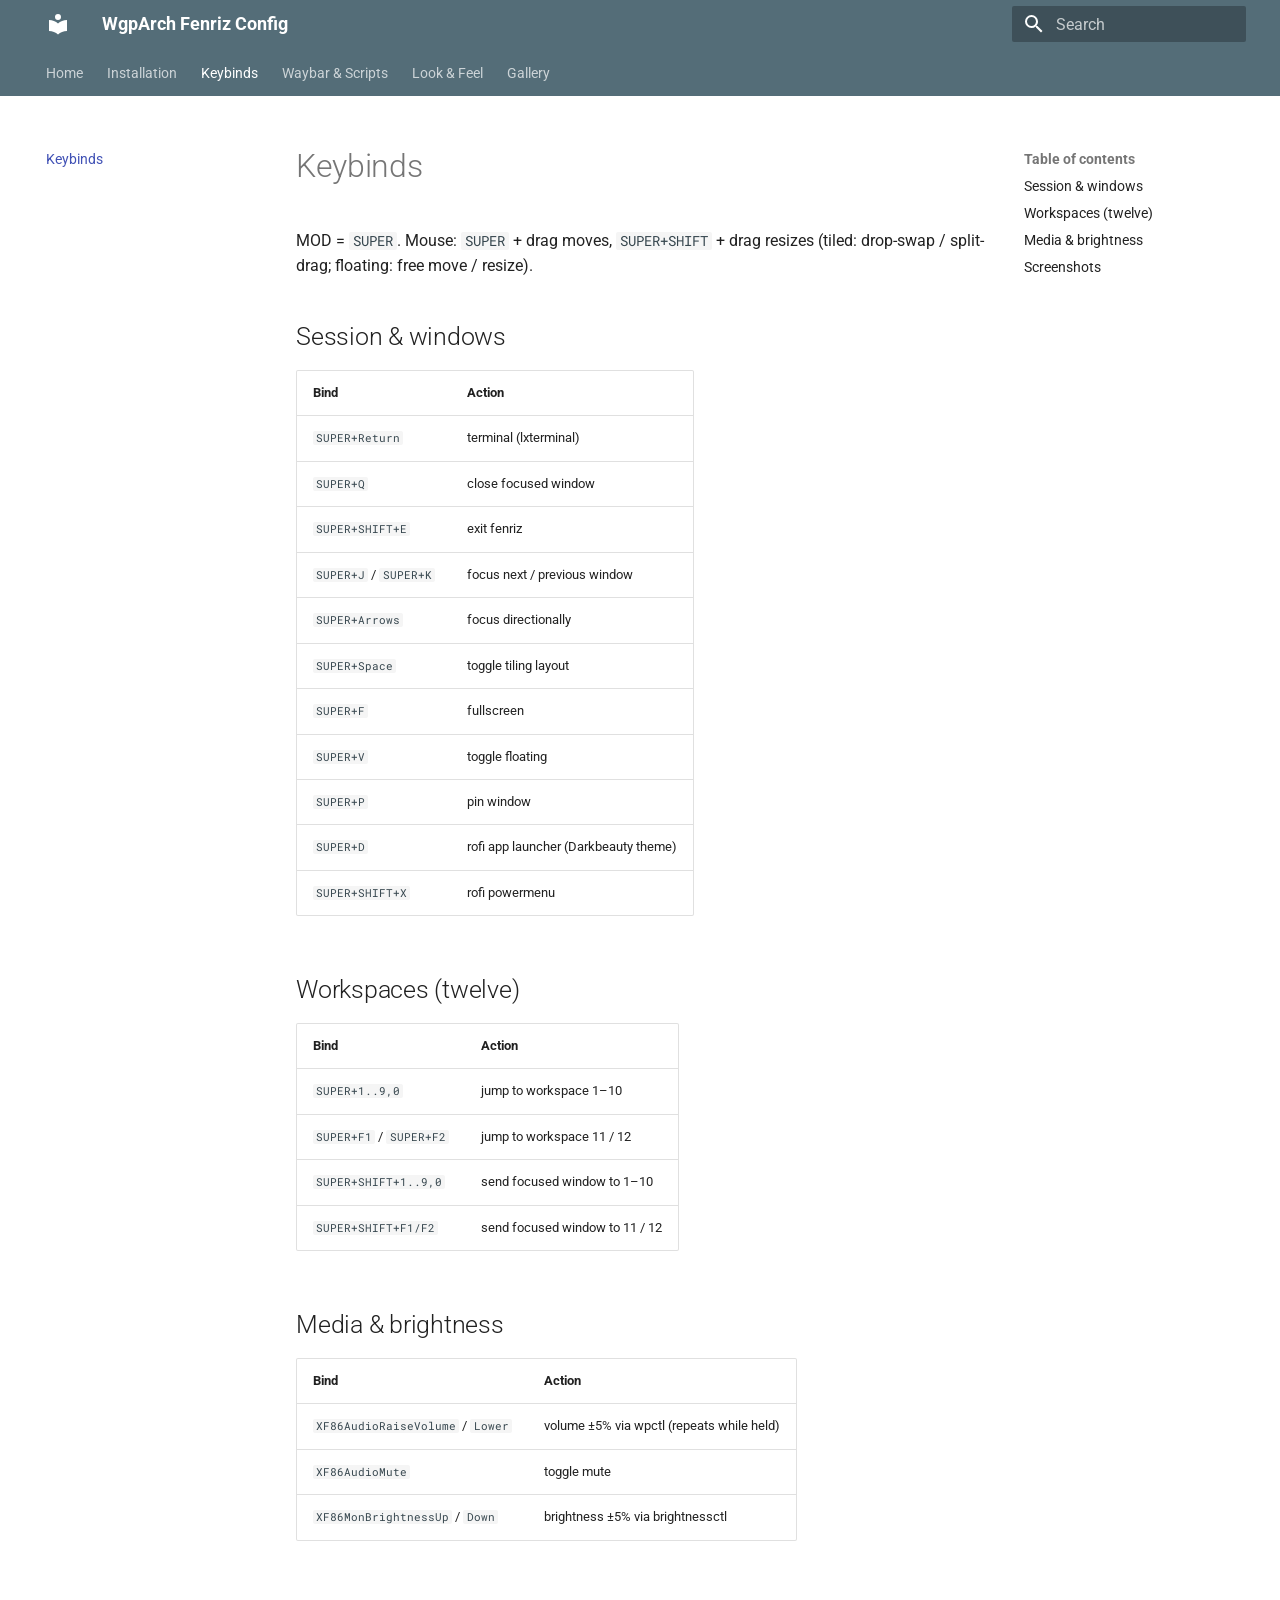
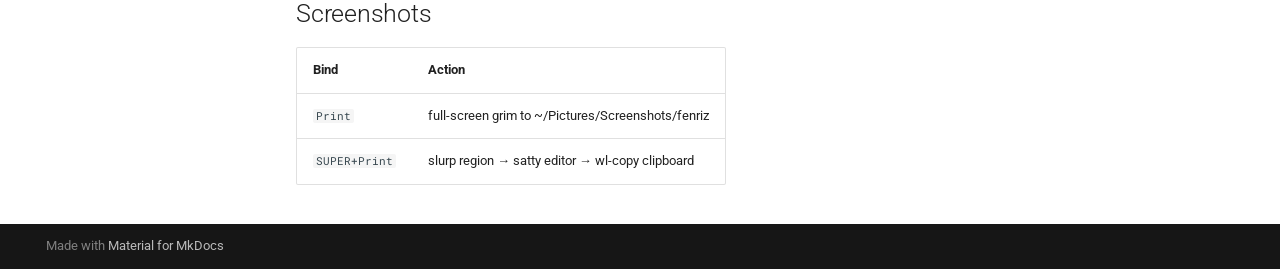
<file: keybinds/index.html>
<!doctype html>
<html lang="en" class="no-js">
  <head>
    
      <meta charset="utf-8">
      <meta name="viewport" content="width=device-width,initial-scale=1">
      
      
      
        <link rel="canonical" href="https://wgparch.github.io/fenriz/keybinds/">
      
      
        <link rel="prev" href="../installation/">
      
      
        <link rel="next" href="../waybar/">
      
      
        
      
      
      <link rel="icon" href="../assets/images/favicon.png">
      <meta name="generator" content="mkdocs-1.6.1, mkdocs-material-9.7.6">
    
    
      
        <title>Keybinds - WgpArch Fenriz Config</title>
      
    
    
      <link rel="stylesheet" href="../assets/stylesheets/main.484c7ddc.min.css">
      
        
        <link rel="stylesheet" href="../assets/stylesheets/palette.ab4e12ef.min.css">
      
      


    
    
      
    
    
      
        
        
        <link rel="preconnect" href="https://fonts.gstatic.com" crossorigin>
        <link rel="stylesheet" href="https://fonts.googleapis.com/css?family=Roboto:300,300i,400,400i,700,700i%7CRoboto+Mono:400,400i,700,700i&display=fallback">
        <style>:root{--md-text-font:"Roboto";--md-code-font:"Roboto Mono"}</style>
      
    
    
    <script>__md_scope=new URL("..",location),__md_hash=e=>[...e].reduce(((e,_)=>(e<<5)-e+_.charCodeAt(0)),0),__md_get=(e,_=localStorage,t=__md_scope)=>JSON.parse(_.getItem(t.pathname+"."+e)),__md_set=(e,_,t=localStorage,a=__md_scope)=>{try{t.setItem(a.pathname+"."+e,JSON.stringify(_))}catch(e){}}</script>
    
      

    
    
  </head>
  
  
    
    
    
    
    
    <body dir="ltr" data-md-color-scheme="default" data-md-color-primary="blue-grey" data-md-color-accent="cyan">
  
    
    <input class="md-toggle" data-md-toggle="drawer" type="checkbox" id="__drawer" autocomplete="off">
    <input class="md-toggle" data-md-toggle="search" type="checkbox" id="__search" autocomplete="off">
    <label class="md-overlay" for="__drawer"></label>
    <div data-md-component="skip">
      
        
        <a href="#keybinds" class="md-skip">
          Skip to content
        </a>
      
    </div>
    <div data-md-component="announce">
      
    </div>
    
    
      

<header class="md-header" data-md-component="header">
  <nav class="md-header__inner md-grid" aria-label="Header">
    <a href=".." title="WgpArch Fenriz Config" class="md-header__button md-logo" aria-label="WgpArch Fenriz Config" data-md-component="logo">
      
  
  <svg xmlns="http://www.w3.org/2000/svg" viewBox="0 0 24 24"><path d="M12 8a3 3 0 0 0 3-3 3 3 0 0 0-3-3 3 3 0 0 0-3 3 3 3 0 0 0 3 3m0 3.54C9.64 9.35 6.5 8 3 8v11c3.5 0 6.64 1.35 9 3.54 2.36-2.19 5.5-3.54 9-3.54V8c-3.5 0-6.64 1.35-9 3.54"/></svg>

    </a>
    <label class="md-header__button md-icon" for="__drawer">
      
      <svg xmlns="http://www.w3.org/2000/svg" viewBox="0 0 24 24"><path d="M3 6h18v2H3zm0 5h18v2H3zm0 5h18v2H3z"/></svg>
    </label>
    <div class="md-header__title" data-md-component="header-title">
      <div class="md-header__ellipsis">
        <div class="md-header__topic">
          <span class="md-ellipsis">
            WgpArch Fenriz Config
          </span>
        </div>
        <div class="md-header__topic" data-md-component="header-topic">
          <span class="md-ellipsis">
            
              Keybinds
            
          </span>
        </div>
      </div>
    </div>
    
      
    
    
    
    
      
      
        <label class="md-header__button md-icon" for="__search">
          
          <svg xmlns="http://www.w3.org/2000/svg" viewBox="0 0 24 24"><path d="M9.5 3A6.5 6.5 0 0 1 16 9.5c0 1.61-.59 3.09-1.56 4.23l.27.27h.79l5 5-1.5 1.5-5-5v-.79l-.27-.27A6.52 6.52 0 0 1 9.5 16 6.5 6.5 0 0 1 3 9.5 6.5 6.5 0 0 1 9.5 3m0 2C7 5 5 7 5 9.5S7 14 9.5 14 14 12 14 9.5 12 5 9.5 5"/></svg>
        </label>
        <div class="md-search" data-md-component="search" role="dialog">
  <label class="md-search__overlay" for="__search"></label>
  <div class="md-search__inner" role="search">
    <form class="md-search__form" name="search">
      <input type="text" class="md-search__input" name="query" aria-label="Search" placeholder="Search" autocapitalize="off" autocorrect="off" autocomplete="off" spellcheck="false" data-md-component="search-query" required>
      <label class="md-search__icon md-icon" for="__search">
        
        <svg xmlns="http://www.w3.org/2000/svg" viewBox="0 0 24 24"><path d="M9.5 3A6.5 6.5 0 0 1 16 9.5c0 1.61-.59 3.09-1.56 4.23l.27.27h.79l5 5-1.5 1.5-5-5v-.79l-.27-.27A6.52 6.52 0 0 1 9.5 16 6.5 6.5 0 0 1 3 9.5 6.5 6.5 0 0 1 9.5 3m0 2C7 5 5 7 5 9.5S7 14 9.5 14 14 12 14 9.5 12 5 9.5 5"/></svg>
        
        <svg xmlns="http://www.w3.org/2000/svg" viewBox="0 0 24 24"><path d="M20 11v2H8l5.5 5.5-1.42 1.42L4.16 12l7.92-7.92L13.5 5.5 8 11z"/></svg>
      </label>
      <nav class="md-search__options" aria-label="Search">
        
        <button type="reset" class="md-search__icon md-icon" title="Clear" aria-label="Clear" tabindex="-1">
          
          <svg xmlns="http://www.w3.org/2000/svg" viewBox="0 0 24 24"><path d="M19 6.41 17.59 5 12 10.59 6.41 5 5 6.41 10.59 12 5 17.59 6.41 19 12 13.41 17.59 19 19 17.59 13.41 12z"/></svg>
        </button>
      </nav>
      
    </form>
    <div class="md-search__output">
      <div class="md-search__scrollwrap" tabindex="0" data-md-scrollfix>
        <div class="md-search-result" data-md-component="search-result">
          <div class="md-search-result__meta">
            Initializing search
          </div>
          <ol class="md-search-result__list" role="presentation"></ol>
        </div>
      </div>
    </div>
  </div>
</div>
      
    
    
  </nav>
  
</header>
    
    <div class="md-container" data-md-component="container">
      
      
        
          
            
<nav class="md-tabs" aria-label="Tabs" data-md-component="tabs">
  <div class="md-grid">
    <ul class="md-tabs__list">
      
        
  
  
  
  
    <li class="md-tabs__item">
      <a href=".." class="md-tabs__link">
        
  
  
    
  
  Home

      </a>
    </li>
  

      
        
  
  
  
  
    <li class="md-tabs__item">
      <a href="../installation/" class="md-tabs__link">
        
  
  
    
  
  Installation

      </a>
    </li>
  

      
        
  
  
  
    
  
  
    <li class="md-tabs__item md-tabs__item--active">
      <a href="./" class="md-tabs__link">
        
  
  
    
  
  Keybinds

      </a>
    </li>
  

      
        
  
  
  
  
    <li class="md-tabs__item">
      <a href="../waybar/" class="md-tabs__link">
        
  
  
    
  
  Waybar & Scripts

      </a>
    </li>
  

      
        
  
  
  
  
    <li class="md-tabs__item">
      <a href="../theming/" class="md-tabs__link">
        
  
  
    
  
  Look & Feel

      </a>
    </li>
  

      
        
  
  
  
  
    <li class="md-tabs__item">
      <a href="../gallery/" class="md-tabs__link">
        
  
  
    
  
  Gallery

      </a>
    </li>
  

      
    </ul>
  </div>
</nav>
          
        
      
      <main class="md-main" data-md-component="main">
        <div class="md-main__inner md-grid">
          
            
              
              <div class="md-sidebar md-sidebar--primary" data-md-component="sidebar" data-md-type="navigation" >
                <div class="md-sidebar__scrollwrap">
                  <div class="md-sidebar__inner">
                    


  


<nav class="md-nav md-nav--primary md-nav--lifted" aria-label="Navigation" data-md-level="0">
  <label class="md-nav__title" for="__drawer">
    <a href=".." title="WgpArch Fenriz Config" class="md-nav__button md-logo" aria-label="WgpArch Fenriz Config" data-md-component="logo">
      
  
  <svg xmlns="http://www.w3.org/2000/svg" viewBox="0 0 24 24"><path d="M12 8a3 3 0 0 0 3-3 3 3 0 0 0-3-3 3 3 0 0 0-3 3 3 3 0 0 0 3 3m0 3.54C9.64 9.35 6.5 8 3 8v11c3.5 0 6.64 1.35 9 3.54 2.36-2.19 5.5-3.54 9-3.54V8c-3.5 0-6.64 1.35-9 3.54"/></svg>

    </a>
    WgpArch Fenriz Config
  </label>
  
  <ul class="md-nav__list" data-md-scrollfix>
    
      
      
  
  
  
  
    <li class="md-nav__item">
      <a href=".." class="md-nav__link">
        
  
  
  <span class="md-ellipsis">
    
  
    Home
  

    
  </span>
  
  

      </a>
    </li>
  

    
      
      
  
  
  
  
    <li class="md-nav__item">
      <a href="../installation/" class="md-nav__link">
        
  
  
  <span class="md-ellipsis">
    
  
    Installation
  

    
  </span>
  
  

      </a>
    </li>
  

    
      
      
  
  
    
  
  
  
    <li class="md-nav__item md-nav__item--active">
      
      <input class="md-nav__toggle md-toggle" type="checkbox" id="__toc">
      
      
        
      
      
        <label class="md-nav__link md-nav__link--active" for="__toc">
          
  
  
  <span class="md-ellipsis">
    
  
    Keybinds
  

    
  </span>
  
  

          <span class="md-nav__icon md-icon"></span>
        </label>
      
      <a href="./" class="md-nav__link md-nav__link--active">
        
  
  
  <span class="md-ellipsis">
    
  
    Keybinds
  

    
  </span>
  
  

      </a>
      
        

<nav class="md-nav md-nav--secondary" aria-label="Table of contents">
  
  
  
    
  
  
    <label class="md-nav__title" for="__toc">
      <span class="md-nav__icon md-icon"></span>
      Table of contents
    </label>
    <ul class="md-nav__list" data-md-component="toc" data-md-scrollfix>
      
        <li class="md-nav__item">
  <a href="#session-windows" class="md-nav__link">
    <span class="md-ellipsis">
      
        Session &amp; windows
      
    </span>
  </a>
  
</li>
      
        <li class="md-nav__item">
  <a href="#workspaces-twelve" class="md-nav__link">
    <span class="md-ellipsis">
      
        Workspaces (twelve)
      
    </span>
  </a>
  
</li>
      
        <li class="md-nav__item">
  <a href="#media-brightness" class="md-nav__link">
    <span class="md-ellipsis">
      
        Media &amp; brightness
      
    </span>
  </a>
  
</li>
      
        <li class="md-nav__item">
  <a href="#screenshots" class="md-nav__link">
    <span class="md-ellipsis">
      
        Screenshots
      
    </span>
  </a>
  
</li>
      
    </ul>
  
</nav>
      
    </li>
  

    
      
      
  
  
  
  
    <li class="md-nav__item">
      <a href="../waybar/" class="md-nav__link">
        
  
  
  <span class="md-ellipsis">
    
  
    Waybar & Scripts
  

    
  </span>
  
  

      </a>
    </li>
  

    
      
      
  
  
  
  
    <li class="md-nav__item">
      <a href="../theming/" class="md-nav__link">
        
  
  
  <span class="md-ellipsis">
    
  
    Look & Feel
  

    
  </span>
  
  

      </a>
    </li>
  

    
      
      
  
  
  
  
    <li class="md-nav__item">
      <a href="../gallery/" class="md-nav__link">
        
  
  
  <span class="md-ellipsis">
    
  
    Gallery
  

    
  </span>
  
  

      </a>
    </li>
  

    
  </ul>
</nav>
                  </div>
                </div>
              </div>
            
            
              
              <div class="md-sidebar md-sidebar--secondary" data-md-component="sidebar" data-md-type="toc" >
                <div class="md-sidebar__scrollwrap">
                  <div class="md-sidebar__inner">
                    

<nav class="md-nav md-nav--secondary" aria-label="Table of contents">
  
  
  
    
  
  
    <label class="md-nav__title" for="__toc">
      <span class="md-nav__icon md-icon"></span>
      Table of contents
    </label>
    <ul class="md-nav__list" data-md-component="toc" data-md-scrollfix>
      
        <li class="md-nav__item">
  <a href="#session-windows" class="md-nav__link">
    <span class="md-ellipsis">
      
        Session &amp; windows
      
    </span>
  </a>
  
</li>
      
        <li class="md-nav__item">
  <a href="#workspaces-twelve" class="md-nav__link">
    <span class="md-ellipsis">
      
        Workspaces (twelve)
      
    </span>
  </a>
  
</li>
      
        <li class="md-nav__item">
  <a href="#media-brightness" class="md-nav__link">
    <span class="md-ellipsis">
      
        Media &amp; brightness
      
    </span>
  </a>
  
</li>
      
        <li class="md-nav__item">
  <a href="#screenshots" class="md-nav__link">
    <span class="md-ellipsis">
      
        Screenshots
      
    </span>
  </a>
  
</li>
      
    </ul>
  
</nav>
                  </div>
                </div>
              </div>
            
          
          
            <div class="md-content" data-md-component="content">
              
              <article class="md-content__inner md-typeset">
                
                  



<h1 id="keybinds">Keybinds</h1>
<p>MOD = <code>SUPER</code>. Mouse: <code>SUPER</code> + drag moves, <code>SUPER+SHIFT</code> + drag resizes
(tiled: drop-swap / split-drag; floating: free move / resize).</p>
<h2 id="session-windows">Session &amp; windows</h2>
<table>
<thead>
<tr>
<th>Bind</th>
<th>Action</th>
</tr>
</thead>
<tbody>
<tr>
<td><code>SUPER+Return</code></td>
<td>terminal (lxterminal)</td>
</tr>
<tr>
<td><code>SUPER+Q</code></td>
<td>close focused window</td>
</tr>
<tr>
<td><code>SUPER+SHIFT+E</code></td>
<td>exit fenriz</td>
</tr>
<tr>
<td><code>SUPER+J</code> / <code>SUPER+K</code></td>
<td>focus next / previous window</td>
</tr>
<tr>
<td><code>SUPER+Arrows</code></td>
<td>focus directionally</td>
</tr>
<tr>
<td><code>SUPER+Space</code></td>
<td>toggle tiling layout</td>
</tr>
<tr>
<td><code>SUPER+F</code></td>
<td>fullscreen</td>
</tr>
<tr>
<td><code>SUPER+V</code></td>
<td>toggle floating</td>
</tr>
<tr>
<td><code>SUPER+P</code></td>
<td>pin window</td>
</tr>
<tr>
<td><code>SUPER+D</code></td>
<td>rofi app launcher (Darkbeauty theme)</td>
</tr>
<tr>
<td><code>SUPER+SHIFT+X</code></td>
<td>rofi powermenu</td>
</tr>
</tbody>
</table>
<h2 id="workspaces-twelve">Workspaces (twelve)</h2>
<table>
<thead>
<tr>
<th>Bind</th>
<th>Action</th>
</tr>
</thead>
<tbody>
<tr>
<td><code>SUPER+1..9,0</code></td>
<td>jump to workspace 1–10</td>
</tr>
<tr>
<td><code>SUPER+F1</code> / <code>SUPER+F2</code></td>
<td>jump to workspace 11 / 12</td>
</tr>
<tr>
<td><code>SUPER+SHIFT+1..9,0</code></td>
<td>send focused window to 1–10</td>
</tr>
<tr>
<td><code>SUPER+SHIFT+F1/F2</code></td>
<td>send focused window to 11 / 12</td>
</tr>
</tbody>
</table>
<h2 id="media-brightness">Media &amp; brightness</h2>
<table>
<thead>
<tr>
<th>Bind</th>
<th>Action</th>
</tr>
</thead>
<tbody>
<tr>
<td><code>XF86AudioRaiseVolume</code> / <code>Lower</code></td>
<td>volume ±5% via wpctl (repeats while held)</td>
</tr>
<tr>
<td><code>XF86AudioMute</code></td>
<td>toggle mute</td>
</tr>
<tr>
<td><code>XF86MonBrightnessUp</code> / <code>Down</code></td>
<td>brightness ±5% via brightnessctl</td>
</tr>
</tbody>
</table>
<h2 id="screenshots">Screenshots</h2>
<table>
<thead>
<tr>
<th>Bind</th>
<th>Action</th>
</tr>
</thead>
<tbody>
<tr>
<td><code>Print</code></td>
<td>full-screen grim to ~/Pictures/Screenshots/fenriz</td>
</tr>
<tr>
<td><code>SUPER+Print</code></td>
<td>slurp region → satty editor → wl-copy clipboard</td>
</tr>
</tbody>
</table>












                
              </article>
            </div>
          
          
<script>var target=document.getElementById(location.hash.slice(1));target&&target.name&&(target.checked=target.name.startsWith("__tabbed_"))</script>
        </div>
        
      </main>
      
        <footer class="md-footer">
  
  <div class="md-footer-meta md-typeset">
    <div class="md-footer-meta__inner md-grid">
      <div class="md-copyright">
  
  
    Made with
    <a href="https://squidfunk.github.io/mkdocs-material/" target="_blank" rel="noopener">
      Material for MkDocs
    </a>
  
</div>
      
    </div>
  </div>
</footer>
      
    </div>
    <div class="md-dialog" data-md-component="dialog">
      <div class="md-dialog__inner md-typeset"></div>
    </div>
    
    
    
      
      
      <script id="__config" type="application/json">{"annotate": null, "base": "..", "features": ["navigation.tabs", "navigation.expand"], "search": "../assets/javascripts/workers/search.2c215733.min.js", "tags": null, "translations": {"clipboard.copied": "Copied to clipboard", "clipboard.copy": "Copy to clipboard", "search.result.more.one": "1 more on this page", "search.result.more.other": "# more on this page", "search.result.none": "No matching documents", "search.result.one": "1 matching document", "search.result.other": "# matching documents", "search.result.placeholder": "Type to start searching", "search.result.term.missing": "Missing", "select.version": "Select version"}, "version": null}</script>
    
    
      <script src="../assets/javascripts/bundle.79ae519e.min.js"></script>
      
    
  </body>
</html>
</file>
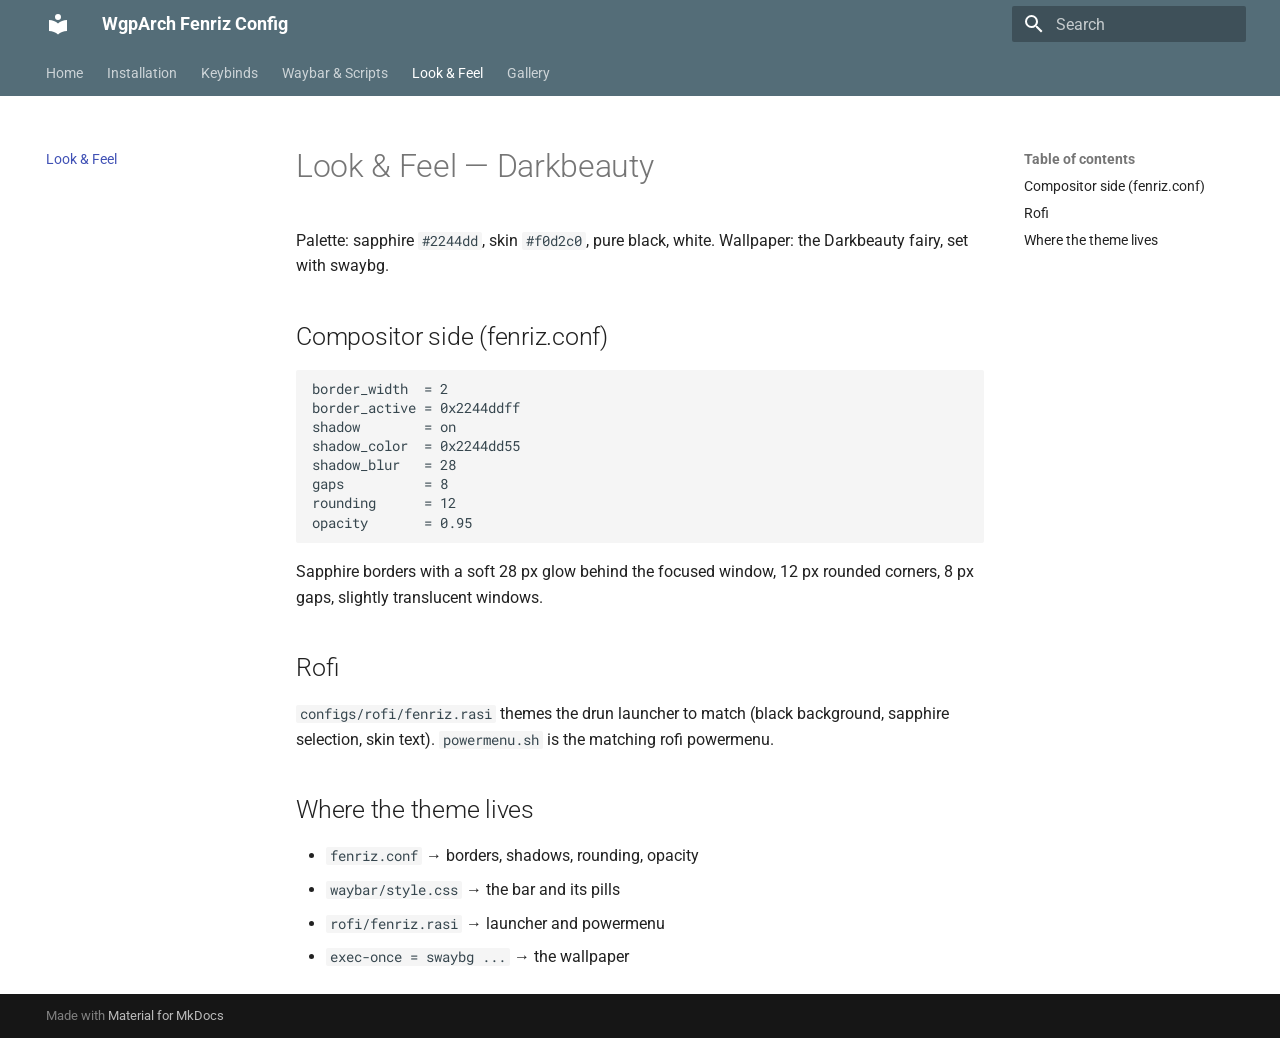
<file: theming/index.html>
<!doctype html>
<html lang="en" class="no-js">
  <head>
    
      <meta charset="utf-8">
      <meta name="viewport" content="width=device-width,initial-scale=1">
      
      
      
        <link rel="canonical" href="https://wgparch.github.io/fenriz/theming/">
      
      
        <link rel="prev" href="../waybar/">
      
      
        <link rel="next" href="../gallery/">
      
      
        
      
      
      <link rel="icon" href="../assets/images/favicon.png">
      <meta name="generator" content="mkdocs-1.6.1, mkdocs-material-9.7.6">
    
    
      
        <title>Look & Feel - WgpArch Fenriz Config</title>
      
    
    
      <link rel="stylesheet" href="../assets/stylesheets/main.484c7ddc.min.css">
      
        
        <link rel="stylesheet" href="../assets/stylesheets/palette.ab4e12ef.min.css">
      
      


    
    
      
    
    
      
        
        
        <link rel="preconnect" href="https://fonts.gstatic.com" crossorigin>
        <link rel="stylesheet" href="https://fonts.googleapis.com/css?family=Roboto:300,300i,400,400i,700,700i%7CRoboto+Mono:400,400i,700,700i&display=fallback">
        <style>:root{--md-text-font:"Roboto";--md-code-font:"Roboto Mono"}</style>
      
    
    
    <script>__md_scope=new URL("..",location),__md_hash=e=>[...e].reduce(((e,_)=>(e<<5)-e+_.charCodeAt(0)),0),__md_get=(e,_=localStorage,t=__md_scope)=>JSON.parse(_.getItem(t.pathname+"."+e)),__md_set=(e,_,t=localStorage,a=__md_scope)=>{try{t.setItem(a.pathname+"."+e,JSON.stringify(_))}catch(e){}}</script>
    
      

    
    
  </head>
  
  
    
    
    
    
    
    <body dir="ltr" data-md-color-scheme="default" data-md-color-primary="blue-grey" data-md-color-accent="cyan">
  
    
    <input class="md-toggle" data-md-toggle="drawer" type="checkbox" id="__drawer" autocomplete="off">
    <input class="md-toggle" data-md-toggle="search" type="checkbox" id="__search" autocomplete="off">
    <label class="md-overlay" for="__drawer"></label>
    <div data-md-component="skip">
      
        
        <a href="#look-feel-darkbeauty" class="md-skip">
          Skip to content
        </a>
      
    </div>
    <div data-md-component="announce">
      
    </div>
    
    
      

<header class="md-header" data-md-component="header">
  <nav class="md-header__inner md-grid" aria-label="Header">
    <a href=".." title="WgpArch Fenriz Config" class="md-header__button md-logo" aria-label="WgpArch Fenriz Config" data-md-component="logo">
      
  
  <svg xmlns="http://www.w3.org/2000/svg" viewBox="0 0 24 24"><path d="M12 8a3 3 0 0 0 3-3 3 3 0 0 0-3-3 3 3 0 0 0-3 3 3 3 0 0 0 3 3m0 3.54C9.64 9.35 6.5 8 3 8v11c3.5 0 6.64 1.35 9 3.54 2.36-2.19 5.5-3.54 9-3.54V8c-3.5 0-6.64 1.35-9 3.54"/></svg>

    </a>
    <label class="md-header__button md-icon" for="__drawer">
      
      <svg xmlns="http://www.w3.org/2000/svg" viewBox="0 0 24 24"><path d="M3 6h18v2H3zm0 5h18v2H3zm0 5h18v2H3z"/></svg>
    </label>
    <div class="md-header__title" data-md-component="header-title">
      <div class="md-header__ellipsis">
        <div class="md-header__topic">
          <span class="md-ellipsis">
            WgpArch Fenriz Config
          </span>
        </div>
        <div class="md-header__topic" data-md-component="header-topic">
          <span class="md-ellipsis">
            
              Look & Feel
            
          </span>
        </div>
      </div>
    </div>
    
      
    
    
    
    
      
      
        <label class="md-header__button md-icon" for="__search">
          
          <svg xmlns="http://www.w3.org/2000/svg" viewBox="0 0 24 24"><path d="M9.5 3A6.5 6.5 0 0 1 16 9.5c0 1.61-.59 3.09-1.56 4.23l.27.27h.79l5 5-1.5 1.5-5-5v-.79l-.27-.27A6.52 6.52 0 0 1 9.5 16 6.5 6.5 0 0 1 3 9.5 6.5 6.5 0 0 1 9.5 3m0 2C7 5 5 7 5 9.5S7 14 9.5 14 14 12 14 9.5 12 5 9.5 5"/></svg>
        </label>
        <div class="md-search" data-md-component="search" role="dialog">
  <label class="md-search__overlay" for="__search"></label>
  <div class="md-search__inner" role="search">
    <form class="md-search__form" name="search">
      <input type="text" class="md-search__input" name="query" aria-label="Search" placeholder="Search" autocapitalize="off" autocorrect="off" autocomplete="off" spellcheck="false" data-md-component="search-query" required>
      <label class="md-search__icon md-icon" for="__search">
        
        <svg xmlns="http://www.w3.org/2000/svg" viewBox="0 0 24 24"><path d="M9.5 3A6.5 6.5 0 0 1 16 9.5c0 1.61-.59 3.09-1.56 4.23l.27.27h.79l5 5-1.5 1.5-5-5v-.79l-.27-.27A6.52 6.52 0 0 1 9.5 16 6.5 6.5 0 0 1 3 9.5 6.5 6.5 0 0 1 9.5 3m0 2C7 5 5 7 5 9.5S7 14 9.5 14 14 12 14 9.5 12 5 9.5 5"/></svg>
        
        <svg xmlns="http://www.w3.org/2000/svg" viewBox="0 0 24 24"><path d="M20 11v2H8l5.5 5.5-1.42 1.42L4.16 12l7.92-7.92L13.5 5.5 8 11z"/></svg>
      </label>
      <nav class="md-search__options" aria-label="Search">
        
        <button type="reset" class="md-search__icon md-icon" title="Clear" aria-label="Clear" tabindex="-1">
          
          <svg xmlns="http://www.w3.org/2000/svg" viewBox="0 0 24 24"><path d="M19 6.41 17.59 5 12 10.59 6.41 5 5 6.41 10.59 12 5 17.59 6.41 19 12 13.41 17.59 19 19 17.59 13.41 12z"/></svg>
        </button>
      </nav>
      
    </form>
    <div class="md-search__output">
      <div class="md-search__scrollwrap" tabindex="0" data-md-scrollfix>
        <div class="md-search-result" data-md-component="search-result">
          <div class="md-search-result__meta">
            Initializing search
          </div>
          <ol class="md-search-result__list" role="presentation"></ol>
        </div>
      </div>
    </div>
  </div>
</div>
      
    
    
  </nav>
  
</header>
    
    <div class="md-container" data-md-component="container">
      
      
        
          
            
<nav class="md-tabs" aria-label="Tabs" data-md-component="tabs">
  <div class="md-grid">
    <ul class="md-tabs__list">
      
        
  
  
  
  
    <li class="md-tabs__item">
      <a href=".." class="md-tabs__link">
        
  
  
    
  
  Home

      </a>
    </li>
  

      
        
  
  
  
  
    <li class="md-tabs__item">
      <a href="../installation/" class="md-tabs__link">
        
  
  
    
  
  Installation

      </a>
    </li>
  

      
        
  
  
  
  
    <li class="md-tabs__item">
      <a href="../keybinds/" class="md-tabs__link">
        
  
  
    
  
  Keybinds

      </a>
    </li>
  

      
        
  
  
  
  
    <li class="md-tabs__item">
      <a href="../waybar/" class="md-tabs__link">
        
  
  
    
  
  Waybar & Scripts

      </a>
    </li>
  

      
        
  
  
  
    
  
  
    <li class="md-tabs__item md-tabs__item--active">
      <a href="./" class="md-tabs__link">
        
  
  
    
  
  Look & Feel

      </a>
    </li>
  

      
        
  
  
  
  
    <li class="md-tabs__item">
      <a href="../gallery/" class="md-tabs__link">
        
  
  
    
  
  Gallery

      </a>
    </li>
  

      
    </ul>
  </div>
</nav>
          
        
      
      <main class="md-main" data-md-component="main">
        <div class="md-main__inner md-grid">
          
            
              
              <div class="md-sidebar md-sidebar--primary" data-md-component="sidebar" data-md-type="navigation" >
                <div class="md-sidebar__scrollwrap">
                  <div class="md-sidebar__inner">
                    


  


<nav class="md-nav md-nav--primary md-nav--lifted" aria-label="Navigation" data-md-level="0">
  <label class="md-nav__title" for="__drawer">
    <a href=".." title="WgpArch Fenriz Config" class="md-nav__button md-logo" aria-label="WgpArch Fenriz Config" data-md-component="logo">
      
  
  <svg xmlns="http://www.w3.org/2000/svg" viewBox="0 0 24 24"><path d="M12 8a3 3 0 0 0 3-3 3 3 0 0 0-3-3 3 3 0 0 0-3 3 3 3 0 0 0 3 3m0 3.54C9.64 9.35 6.5 8 3 8v11c3.5 0 6.64 1.35 9 3.54 2.36-2.19 5.5-3.54 9-3.54V8c-3.5 0-6.64 1.35-9 3.54"/></svg>

    </a>
    WgpArch Fenriz Config
  </label>
  
  <ul class="md-nav__list" data-md-scrollfix>
    
      
      
  
  
  
  
    <li class="md-nav__item">
      <a href=".." class="md-nav__link">
        
  
  
  <span class="md-ellipsis">
    
  
    Home
  

    
  </span>
  
  

      </a>
    </li>
  

    
      
      
  
  
  
  
    <li class="md-nav__item">
      <a href="../installation/" class="md-nav__link">
        
  
  
  <span class="md-ellipsis">
    
  
    Installation
  

    
  </span>
  
  

      </a>
    </li>
  

    
      
      
  
  
  
  
    <li class="md-nav__item">
      <a href="../keybinds/" class="md-nav__link">
        
  
  
  <span class="md-ellipsis">
    
  
    Keybinds
  

    
  </span>
  
  

      </a>
    </li>
  

    
      
      
  
  
  
  
    <li class="md-nav__item">
      <a href="../waybar/" class="md-nav__link">
        
  
  
  <span class="md-ellipsis">
    
  
    Waybar & Scripts
  

    
  </span>
  
  

      </a>
    </li>
  

    
      
      
  
  
    
  
  
  
    <li class="md-nav__item md-nav__item--active">
      
      <input class="md-nav__toggle md-toggle" type="checkbox" id="__toc">
      
      
        
      
      
        <label class="md-nav__link md-nav__link--active" for="__toc">
          
  
  
  <span class="md-ellipsis">
    
  
    Look & Feel
  

    
  </span>
  
  

          <span class="md-nav__icon md-icon"></span>
        </label>
      
      <a href="./" class="md-nav__link md-nav__link--active">
        
  
  
  <span class="md-ellipsis">
    
  
    Look & Feel
  

    
  </span>
  
  

      </a>
      
        

<nav class="md-nav md-nav--secondary" aria-label="Table of contents">
  
  
  
    
  
  
    <label class="md-nav__title" for="__toc">
      <span class="md-nav__icon md-icon"></span>
      Table of contents
    </label>
    <ul class="md-nav__list" data-md-component="toc" data-md-scrollfix>
      
        <li class="md-nav__item">
  <a href="#compositor-side-fenrizconf" class="md-nav__link">
    <span class="md-ellipsis">
      
        Compositor side (fenriz.conf)
      
    </span>
  </a>
  
</li>
      
        <li class="md-nav__item">
  <a href="#rofi" class="md-nav__link">
    <span class="md-ellipsis">
      
        Rofi
      
    </span>
  </a>
  
</li>
      
        <li class="md-nav__item">
  <a href="#where-the-theme-lives" class="md-nav__link">
    <span class="md-ellipsis">
      
        Where the theme lives
      
    </span>
  </a>
  
</li>
      
    </ul>
  
</nav>
      
    </li>
  

    
      
      
  
  
  
  
    <li class="md-nav__item">
      <a href="../gallery/" class="md-nav__link">
        
  
  
  <span class="md-ellipsis">
    
  
    Gallery
  

    
  </span>
  
  

      </a>
    </li>
  

    
  </ul>
</nav>
                  </div>
                </div>
              </div>
            
            
              
              <div class="md-sidebar md-sidebar--secondary" data-md-component="sidebar" data-md-type="toc" >
                <div class="md-sidebar__scrollwrap">
                  <div class="md-sidebar__inner">
                    

<nav class="md-nav md-nav--secondary" aria-label="Table of contents">
  
  
  
    
  
  
    <label class="md-nav__title" for="__toc">
      <span class="md-nav__icon md-icon"></span>
      Table of contents
    </label>
    <ul class="md-nav__list" data-md-component="toc" data-md-scrollfix>
      
        <li class="md-nav__item">
  <a href="#compositor-side-fenrizconf" class="md-nav__link">
    <span class="md-ellipsis">
      
        Compositor side (fenriz.conf)
      
    </span>
  </a>
  
</li>
      
        <li class="md-nav__item">
  <a href="#rofi" class="md-nav__link">
    <span class="md-ellipsis">
      
        Rofi
      
    </span>
  </a>
  
</li>
      
        <li class="md-nav__item">
  <a href="#where-the-theme-lives" class="md-nav__link">
    <span class="md-ellipsis">
      
        Where the theme lives
      
    </span>
  </a>
  
</li>
      
    </ul>
  
</nav>
                  </div>
                </div>
              </div>
            
          
          
            <div class="md-content" data-md-component="content">
              
              <article class="md-content__inner md-typeset">
                
                  



<h1 id="look-feel-darkbeauty">Look &amp; Feel — Darkbeauty</h1>
<p>Palette: sapphire <code>#2244dd</code>, skin <code>#f0d2c0</code>, pure black, white.
Wallpaper: the Darkbeauty fairy, set with swaybg.</p>
<h2 id="compositor-side-fenrizconf">Compositor side (fenriz.conf)</h2>
<pre><code>border_width  = 2
border_active = 0x2244ddff
shadow        = on
shadow_color  = 0x2244dd55
shadow_blur   = 28
gaps          = 8
rounding      = 12
opacity       = 0.95
</code></pre>
<p>Sapphire borders with a soft 28 px glow behind the focused window,
12 px rounded corners, 8 px gaps, slightly translucent windows.</p>
<h2 id="rofi">Rofi</h2>
<p><code>configs/rofi/fenriz.rasi</code> themes the drun launcher to match
(black background, sapphire selection, skin text).
<code>powermenu.sh</code> is the matching rofi powermenu.</p>
<h2 id="where-the-theme-lives">Where the theme lives</h2>
<ul>
<li><code>fenriz.conf</code> → borders, shadows, rounding, opacity</li>
<li><code>waybar/style.css</code> → the bar and its pills</li>
<li><code>rofi/fenriz.rasi</code> → launcher and powermenu</li>
<li><code>exec-once = swaybg ...</code> → the wallpaper</li>
</ul>












                
              </article>
            </div>
          
          
<script>var target=document.getElementById(location.hash.slice(1));target&&target.name&&(target.checked=target.name.startsWith("__tabbed_"))</script>
        </div>
        
      </main>
      
        <footer class="md-footer">
  
  <div class="md-footer-meta md-typeset">
    <div class="md-footer-meta__inner md-grid">
      <div class="md-copyright">
  
  
    Made with
    <a href="https://squidfunk.github.io/mkdocs-material/" target="_blank" rel="noopener">
      Material for MkDocs
    </a>
  
</div>
      
    </div>
  </div>
</footer>
      
    </div>
    <div class="md-dialog" data-md-component="dialog">
      <div class="md-dialog__inner md-typeset"></div>
    </div>
    
    
    
      
      
      <script id="__config" type="application/json">{"annotate": null, "base": "..", "features": ["navigation.tabs", "navigation.expand"], "search": "../assets/javascripts/workers/search.2c215733.min.js", "tags": null, "translations": {"clipboard.copied": "Copied to clipboard", "clipboard.copy": "Copy to clipboard", "search.result.more.one": "1 more on this page", "search.result.more.other": "# more on this page", "search.result.none": "No matching documents", "search.result.one": "1 matching document", "search.result.other": "# matching documents", "search.result.placeholder": "Type to start searching", "search.result.term.missing": "Missing", "select.version": "Select version"}, "version": null}</script>
    
    
      <script src="../assets/javascripts/bundle.79ae519e.min.js"></script>
      
    
  </body>
</html>
</file>
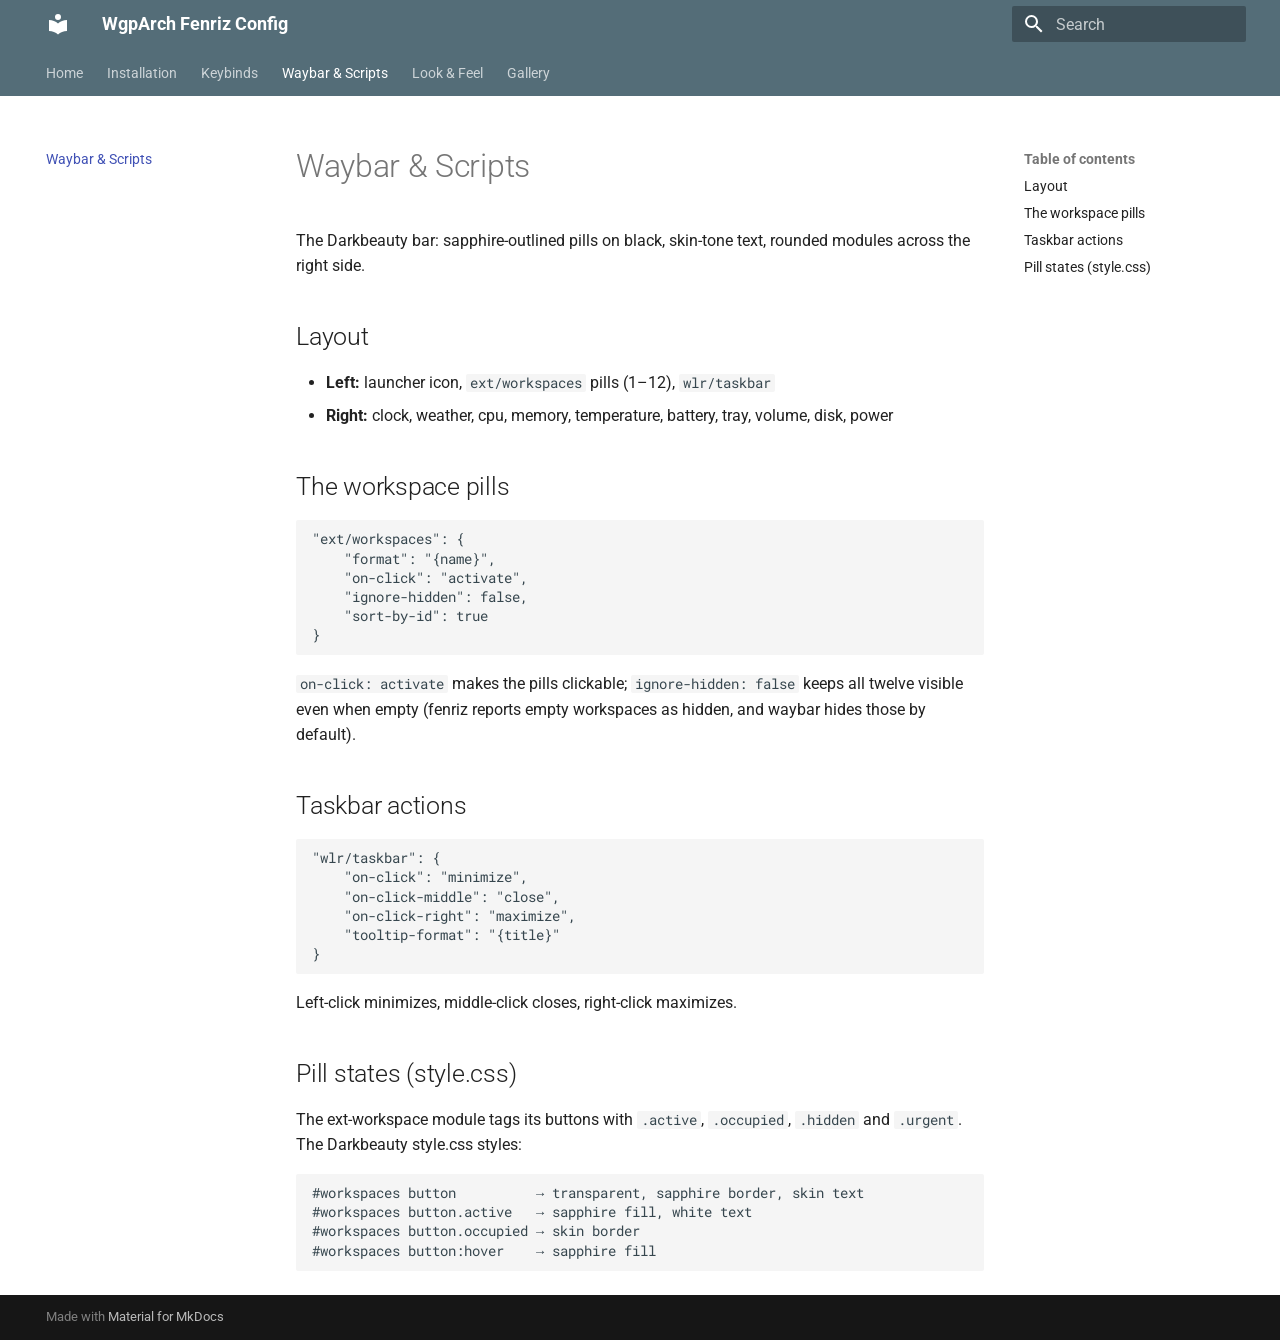
<file: waybar/index.html>
<!doctype html>
<html lang="en" class="no-js">
  <head>
    
      <meta charset="utf-8">
      <meta name="viewport" content="width=device-width,initial-scale=1">
      
      
      
        <link rel="canonical" href="https://wgparch.github.io/fenriz/waybar/">
      
      
        <link rel="prev" href="../keybinds/">
      
      
        <link rel="next" href="../theming/">
      
      
        
      
      
      <link rel="icon" href="../assets/images/favicon.png">
      <meta name="generator" content="mkdocs-1.6.1, mkdocs-material-9.7.6">
    
    
      
        <title>Waybar & Scripts - WgpArch Fenriz Config</title>
      
    
    
      <link rel="stylesheet" href="../assets/stylesheets/main.484c7ddc.min.css">
      
        
        <link rel="stylesheet" href="../assets/stylesheets/palette.ab4e12ef.min.css">
      
      


    
    
      
    
    
      
        
        
        <link rel="preconnect" href="https://fonts.gstatic.com" crossorigin>
        <link rel="stylesheet" href="https://fonts.googleapis.com/css?family=Roboto:300,300i,400,400i,700,700i%7CRoboto+Mono:400,400i,700,700i&display=fallback">
        <style>:root{--md-text-font:"Roboto";--md-code-font:"Roboto Mono"}</style>
      
    
    
    <script>__md_scope=new URL("..",location),__md_hash=e=>[...e].reduce(((e,_)=>(e<<5)-e+_.charCodeAt(0)),0),__md_get=(e,_=localStorage,t=__md_scope)=>JSON.parse(_.getItem(t.pathname+"."+e)),__md_set=(e,_,t=localStorage,a=__md_scope)=>{try{t.setItem(a.pathname+"."+e,JSON.stringify(_))}catch(e){}}</script>
    
      

    
    
  </head>
  
  
    
    
    
    
    
    <body dir="ltr" data-md-color-scheme="default" data-md-color-primary="blue-grey" data-md-color-accent="cyan">
  
    
    <input class="md-toggle" data-md-toggle="drawer" type="checkbox" id="__drawer" autocomplete="off">
    <input class="md-toggle" data-md-toggle="search" type="checkbox" id="__search" autocomplete="off">
    <label class="md-overlay" for="__drawer"></label>
    <div data-md-component="skip">
      
        
        <a href="#waybar-scripts" class="md-skip">
          Skip to content
        </a>
      
    </div>
    <div data-md-component="announce">
      
    </div>
    
    
      

<header class="md-header" data-md-component="header">
  <nav class="md-header__inner md-grid" aria-label="Header">
    <a href=".." title="WgpArch Fenriz Config" class="md-header__button md-logo" aria-label="WgpArch Fenriz Config" data-md-component="logo">
      
  
  <svg xmlns="http://www.w3.org/2000/svg" viewBox="0 0 24 24"><path d="M12 8a3 3 0 0 0 3-3 3 3 0 0 0-3-3 3 3 0 0 0-3 3 3 3 0 0 0 3 3m0 3.54C9.64 9.35 6.5 8 3 8v11c3.5 0 6.64 1.35 9 3.54 2.36-2.19 5.5-3.54 9-3.54V8c-3.5 0-6.64 1.35-9 3.54"/></svg>

    </a>
    <label class="md-header__button md-icon" for="__drawer">
      
      <svg xmlns="http://www.w3.org/2000/svg" viewBox="0 0 24 24"><path d="M3 6h18v2H3zm0 5h18v2H3zm0 5h18v2H3z"/></svg>
    </label>
    <div class="md-header__title" data-md-component="header-title">
      <div class="md-header__ellipsis">
        <div class="md-header__topic">
          <span class="md-ellipsis">
            WgpArch Fenriz Config
          </span>
        </div>
        <div class="md-header__topic" data-md-component="header-topic">
          <span class="md-ellipsis">
            
              Waybar & Scripts
            
          </span>
        </div>
      </div>
    </div>
    
      
    
    
    
    
      
      
        <label class="md-header__button md-icon" for="__search">
          
          <svg xmlns="http://www.w3.org/2000/svg" viewBox="0 0 24 24"><path d="M9.5 3A6.5 6.5 0 0 1 16 9.5c0 1.61-.59 3.09-1.56 4.23l.27.27h.79l5 5-1.5 1.5-5-5v-.79l-.27-.27A6.52 6.52 0 0 1 9.5 16 6.5 6.5 0 0 1 3 9.5 6.5 6.5 0 0 1 9.5 3m0 2C7 5 5 7 5 9.5S7 14 9.5 14 14 12 14 9.5 12 5 9.5 5"/></svg>
        </label>
        <div class="md-search" data-md-component="search" role="dialog">
  <label class="md-search__overlay" for="__search"></label>
  <div class="md-search__inner" role="search">
    <form class="md-search__form" name="search">
      <input type="text" class="md-search__input" name="query" aria-label="Search" placeholder="Search" autocapitalize="off" autocorrect="off" autocomplete="off" spellcheck="false" data-md-component="search-query" required>
      <label class="md-search__icon md-icon" for="__search">
        
        <svg xmlns="http://www.w3.org/2000/svg" viewBox="0 0 24 24"><path d="M9.5 3A6.5 6.5 0 0 1 16 9.5c0 1.61-.59 3.09-1.56 4.23l.27.27h.79l5 5-1.5 1.5-5-5v-.79l-.27-.27A6.52 6.52 0 0 1 9.5 16 6.5 6.5 0 0 1 3 9.5 6.5 6.5 0 0 1 9.5 3m0 2C7 5 5 7 5 9.5S7 14 9.5 14 14 12 14 9.5 12 5 9.5 5"/></svg>
        
        <svg xmlns="http://www.w3.org/2000/svg" viewBox="0 0 24 24"><path d="M20 11v2H8l5.5 5.5-1.42 1.42L4.16 12l7.92-7.92L13.5 5.5 8 11z"/></svg>
      </label>
      <nav class="md-search__options" aria-label="Search">
        
        <button type="reset" class="md-search__icon md-icon" title="Clear" aria-label="Clear" tabindex="-1">
          
          <svg xmlns="http://www.w3.org/2000/svg" viewBox="0 0 24 24"><path d="M19 6.41 17.59 5 12 10.59 6.41 5 5 6.41 10.59 12 5 17.59 6.41 19 12 13.41 17.59 19 19 17.59 13.41 12z"/></svg>
        </button>
      </nav>
      
    </form>
    <div class="md-search__output">
      <div class="md-search__scrollwrap" tabindex="0" data-md-scrollfix>
        <div class="md-search-result" data-md-component="search-result">
          <div class="md-search-result__meta">
            Initializing search
          </div>
          <ol class="md-search-result__list" role="presentation"></ol>
        </div>
      </div>
    </div>
  </div>
</div>
      
    
    
  </nav>
  
</header>
    
    <div class="md-container" data-md-component="container">
      
      
        
          
            
<nav class="md-tabs" aria-label="Tabs" data-md-component="tabs">
  <div class="md-grid">
    <ul class="md-tabs__list">
      
        
  
  
  
  
    <li class="md-tabs__item">
      <a href=".." class="md-tabs__link">
        
  
  
    
  
  Home

      </a>
    </li>
  

      
        
  
  
  
  
    <li class="md-tabs__item">
      <a href="../installation/" class="md-tabs__link">
        
  
  
    
  
  Installation

      </a>
    </li>
  

      
        
  
  
  
  
    <li class="md-tabs__item">
      <a href="../keybinds/" class="md-tabs__link">
        
  
  
    
  
  Keybinds

      </a>
    </li>
  

      
        
  
  
  
    
  
  
    <li class="md-tabs__item md-tabs__item--active">
      <a href="./" class="md-tabs__link">
        
  
  
    
  
  Waybar & Scripts

      </a>
    </li>
  

      
        
  
  
  
  
    <li class="md-tabs__item">
      <a href="../theming/" class="md-tabs__link">
        
  
  
    
  
  Look & Feel

      </a>
    </li>
  

      
        
  
  
  
  
    <li class="md-tabs__item">
      <a href="../gallery/" class="md-tabs__link">
        
  
  
    
  
  Gallery

      </a>
    </li>
  

      
    </ul>
  </div>
</nav>
          
        
      
      <main class="md-main" data-md-component="main">
        <div class="md-main__inner md-grid">
          
            
              
              <div class="md-sidebar md-sidebar--primary" data-md-component="sidebar" data-md-type="navigation" >
                <div class="md-sidebar__scrollwrap">
                  <div class="md-sidebar__inner">
                    


  


<nav class="md-nav md-nav--primary md-nav--lifted" aria-label="Navigation" data-md-level="0">
  <label class="md-nav__title" for="__drawer">
    <a href=".." title="WgpArch Fenriz Config" class="md-nav__button md-logo" aria-label="WgpArch Fenriz Config" data-md-component="logo">
      
  
  <svg xmlns="http://www.w3.org/2000/svg" viewBox="0 0 24 24"><path d="M12 8a3 3 0 0 0 3-3 3 3 0 0 0-3-3 3 3 0 0 0-3 3 3 3 0 0 0 3 3m0 3.54C9.64 9.35 6.5 8 3 8v11c3.5 0 6.64 1.35 9 3.54 2.36-2.19 5.5-3.54 9-3.54V8c-3.5 0-6.64 1.35-9 3.54"/></svg>

    </a>
    WgpArch Fenriz Config
  </label>
  
  <ul class="md-nav__list" data-md-scrollfix>
    
      
      
  
  
  
  
    <li class="md-nav__item">
      <a href=".." class="md-nav__link">
        
  
  
  <span class="md-ellipsis">
    
  
    Home
  

    
  </span>
  
  

      </a>
    </li>
  

    
      
      
  
  
  
  
    <li class="md-nav__item">
      <a href="../installation/" class="md-nav__link">
        
  
  
  <span class="md-ellipsis">
    
  
    Installation
  

    
  </span>
  
  

      </a>
    </li>
  

    
      
      
  
  
  
  
    <li class="md-nav__item">
      <a href="../keybinds/" class="md-nav__link">
        
  
  
  <span class="md-ellipsis">
    
  
    Keybinds
  

    
  </span>
  
  

      </a>
    </li>
  

    
      
      
  
  
    
  
  
  
    <li class="md-nav__item md-nav__item--active">
      
      <input class="md-nav__toggle md-toggle" type="checkbox" id="__toc">
      
      
        
      
      
        <label class="md-nav__link md-nav__link--active" for="__toc">
          
  
  
  <span class="md-ellipsis">
    
  
    Waybar & Scripts
  

    
  </span>
  
  

          <span class="md-nav__icon md-icon"></span>
        </label>
      
      <a href="./" class="md-nav__link md-nav__link--active">
        
  
  
  <span class="md-ellipsis">
    
  
    Waybar & Scripts
  

    
  </span>
  
  

      </a>
      
        

<nav class="md-nav md-nav--secondary" aria-label="Table of contents">
  
  
  
    
  
  
    <label class="md-nav__title" for="__toc">
      <span class="md-nav__icon md-icon"></span>
      Table of contents
    </label>
    <ul class="md-nav__list" data-md-component="toc" data-md-scrollfix>
      
        <li class="md-nav__item">
  <a href="#layout" class="md-nav__link">
    <span class="md-ellipsis">
      
        Layout
      
    </span>
  </a>
  
</li>
      
        <li class="md-nav__item">
  <a href="#the-workspace-pills" class="md-nav__link">
    <span class="md-ellipsis">
      
        The workspace pills
      
    </span>
  </a>
  
</li>
      
        <li class="md-nav__item">
  <a href="#taskbar-actions" class="md-nav__link">
    <span class="md-ellipsis">
      
        Taskbar actions
      
    </span>
  </a>
  
</li>
      
        <li class="md-nav__item">
  <a href="#pill-states-stylecss" class="md-nav__link">
    <span class="md-ellipsis">
      
        Pill states (style.css)
      
    </span>
  </a>
  
</li>
      
    </ul>
  
</nav>
      
    </li>
  

    
      
      
  
  
  
  
    <li class="md-nav__item">
      <a href="../theming/" class="md-nav__link">
        
  
  
  <span class="md-ellipsis">
    
  
    Look & Feel
  

    
  </span>
  
  

      </a>
    </li>
  

    
      
      
  
  
  
  
    <li class="md-nav__item">
      <a href="../gallery/" class="md-nav__link">
        
  
  
  <span class="md-ellipsis">
    
  
    Gallery
  

    
  </span>
  
  

      </a>
    </li>
  

    
  </ul>
</nav>
                  </div>
                </div>
              </div>
            
            
              
              <div class="md-sidebar md-sidebar--secondary" data-md-component="sidebar" data-md-type="toc" >
                <div class="md-sidebar__scrollwrap">
                  <div class="md-sidebar__inner">
                    

<nav class="md-nav md-nav--secondary" aria-label="Table of contents">
  
  
  
    
  
  
    <label class="md-nav__title" for="__toc">
      <span class="md-nav__icon md-icon"></span>
      Table of contents
    </label>
    <ul class="md-nav__list" data-md-component="toc" data-md-scrollfix>
      
        <li class="md-nav__item">
  <a href="#layout" class="md-nav__link">
    <span class="md-ellipsis">
      
        Layout
      
    </span>
  </a>
  
</li>
      
        <li class="md-nav__item">
  <a href="#the-workspace-pills" class="md-nav__link">
    <span class="md-ellipsis">
      
        The workspace pills
      
    </span>
  </a>
  
</li>
      
        <li class="md-nav__item">
  <a href="#taskbar-actions" class="md-nav__link">
    <span class="md-ellipsis">
      
        Taskbar actions
      
    </span>
  </a>
  
</li>
      
        <li class="md-nav__item">
  <a href="#pill-states-stylecss" class="md-nav__link">
    <span class="md-ellipsis">
      
        Pill states (style.css)
      
    </span>
  </a>
  
</li>
      
    </ul>
  
</nav>
                  </div>
                </div>
              </div>
            
          
          
            <div class="md-content" data-md-component="content">
              
              <article class="md-content__inner md-typeset">
                
                  



<h1 id="waybar-scripts">Waybar &amp; Scripts</h1>
<p>The Darkbeauty bar: sapphire-outlined pills on black, skin-tone text,
rounded modules across the right side.</p>
<h2 id="layout">Layout</h2>
<ul>
<li><strong>Left:</strong> launcher icon, <code>ext/workspaces</code> pills (1–12), <code>wlr/taskbar</code></li>
<li><strong>Right:</strong> clock, weather, cpu, memory, temperature, battery, tray,
  volume, disk, power</li>
</ul>
<h2 id="the-workspace-pills">The workspace pills</h2>
<pre><code>"ext/workspaces": {
    "format": "{name}",
    "on-click": "activate",
    "ignore-hidden": false,
    "sort-by-id": true
}
</code></pre>
<p><code>on-click: activate</code> makes the pills clickable; <code>ignore-hidden: false</code>
keeps all twelve visible even when empty (fenriz reports empty
workspaces as hidden, and waybar hides those by default).</p>
<h2 id="taskbar-actions">Taskbar actions</h2>
<pre><code>"wlr/taskbar": {
    "on-click": "minimize",
    "on-click-middle": "close",
    "on-click-right": "maximize",
    "tooltip-format": "{title}"
}
</code></pre>
<p>Left-click minimizes, middle-click closes, right-click maximizes.</p>
<h2 id="pill-states-stylecss">Pill states (style.css)</h2>
<p>The ext-workspace module tags its buttons with <code>.active</code>, <code>.occupied</code>,
<code>.hidden</code> and <code>.urgent</code>. The Darkbeauty style.css styles:</p>
<pre><code>#workspaces button          → transparent, sapphire border, skin text
#workspaces button.active   → sapphire fill, white text
#workspaces button.occupied → skin border
#workspaces button:hover    → sapphire fill
</code></pre>












                
              </article>
            </div>
          
          
<script>var target=document.getElementById(location.hash.slice(1));target&&target.name&&(target.checked=target.name.startsWith("__tabbed_"))</script>
        </div>
        
      </main>
      
        <footer class="md-footer">
  
  <div class="md-footer-meta md-typeset">
    <div class="md-footer-meta__inner md-grid">
      <div class="md-copyright">
  
  
    Made with
    <a href="https://squidfunk.github.io/mkdocs-material/" target="_blank" rel="noopener">
      Material for MkDocs
    </a>
  
</div>
      
    </div>
  </div>
</footer>
      
    </div>
    <div class="md-dialog" data-md-component="dialog">
      <div class="md-dialog__inner md-typeset"></div>
    </div>
    
    
    
      
      
      <script id="__config" type="application/json">{"annotate": null, "base": "..", "features": ["navigation.tabs", "navigation.expand"], "search": "../assets/javascripts/workers/search.2c215733.min.js", "tags": null, "translations": {"clipboard.copied": "Copied to clipboard", "clipboard.copy": "Copy to clipboard", "search.result.more.one": "1 more on this page", "search.result.more.other": "# more on this page", "search.result.none": "No matching documents", "search.result.one": "1 matching document", "search.result.other": "# matching documents", "search.result.placeholder": "Type to start searching", "search.result.term.missing": "Missing", "select.version": "Select version"}, "version": null}</script>
    
    
      <script src="../assets/javascripts/bundle.79ae519e.min.js"></script>
      
    
  </body>
</html>
</file>
<file: assets/stylesheets/main.484c7ddc.min.css>
@charset "UTF-8";html{-webkit-text-size-adjust:none;-moz-text-size-adjust:none;text-size-adjust:none;box-sizing:border-box}*,:after,:before{box-sizing:inherit}@media (prefers-reduced-motion){*,:after,:before{transition:none!important}}body{margin:0}a,button,input,label{-webkit-tap-highlight-color:transparent}a{color:inherit;text-decoration:none}hr{border:0;box-sizing:initial;display:block;height:.05rem;overflow:visible;padding:0}small{font-size:80%}sub,sup{line-height:1em}img{border-style:none}table{border-collapse:initial;border-spacing:0}td,th{font-weight:400;vertical-align:top}button{background:#0000;border:0;font-family:inherit;font-size:inherit;margin:0;padding:0}input{border:0;outline:none}:root{--md-primary-fg-color:#4051b5;--md-primary-fg-color--light:#5d6cc0;--md-primary-fg-color--dark:#303fa1;--md-primary-bg-color:#fff;--md-primary-bg-color--light:#ffffffb3;--md-accent-fg-color:#526cfe;--md-accent-fg-color--transparent:#526cfe1a;--md-accent-bg-color:#fff;--md-accent-bg-color--light:#ffffffb3}[data-md-color-scheme=default]{color-scheme:light}[data-md-color-scheme=default] img[src$="#gh-dark-mode-only"],[data-md-color-scheme=default] img[src$="#only-dark"]{display:none}:root,[data-md-color-scheme=default]{--md-hue:225deg;--md-default-fg-color:#000000de;--md-default-fg-color--light:#0000008a;--md-default-fg-color--lighter:#00000052;--md-default-fg-color--lightest:#00000012;--md-default-bg-color:#fff;--md-default-bg-color--light:#ffffffb3;--md-default-bg-color--lighter:#ffffff4d;--md-default-bg-color--lightest:#ffffff1f;--md-code-fg-color:#36464e;--md-code-bg-color:#f5f5f5;--md-code-bg-color--light:#f5f5f5b3;--md-code-bg-color--lighter:#f5f5f54d;--md-code-hl-color:#4287ff;--md-code-hl-color--light:#4287ff1a;--md-code-hl-number-color:#d52a2a;--md-code-hl-special-color:#db1457;--md-code-hl-function-color:#a846b9;--md-code-hl-constant-color:#6e59d9;--md-code-hl-keyword-color:#3f6ec6;--md-code-hl-string-color:#1c7d4d;--md-code-hl-name-color:var(--md-code-fg-color);--md-code-hl-operator-color:var(--md-default-fg-color--light);--md-code-hl-punctuation-color:var(--md-default-fg-color--light);--md-code-hl-comment-color:var(--md-default-fg-color--light);--md-code-hl-generic-color:var(--md-default-fg-color--light);--md-code-hl-variable-color:var(--md-default-fg-color--light);--md-typeset-color:var(--md-default-fg-color);--md-typeset-a-color:var(--md-primary-fg-color);--md-typeset-del-color:#f5503d26;--md-typeset-ins-color:#0bd57026;--md-typeset-kbd-color:#fafafa;--md-typeset-kbd-accent-color:#fff;--md-typeset-kbd-border-color:#b8b8b8;--md-typeset-mark-color:#ffff0080;--md-typeset-table-color:#0000001f;--md-typeset-table-color--light:rgba(0,0,0,.035);--md-admonition-fg-color:var(--md-default-fg-color);--md-admonition-bg-color:var(--md-default-bg-color);--md-warning-fg-color:#000000de;--md-warning-bg-color:#ff9;--md-footer-fg-color:#fff;--md-footer-fg-color--light:#ffffffb3;--md-footer-fg-color--lighter:#ffffff73;--md-footer-bg-color:#000000de;--md-footer-bg-color--dark:#00000052;--md-shadow-z1:0 0.2rem 0.5rem #0000000d,0 0 0.05rem #0000001a;--md-shadow-z2:0 0.2rem 0.5rem #0000001a,0 0 0.05rem #00000040;--md-shadow-z3:0 0.2rem 0.5rem #0003,0 0 0.05rem #00000059}.md-icon svg{fill:currentcolor;display:block;height:1.2rem;width:1.2rem}body{-webkit-font-smoothing:antialiased;-moz-osx-font-smoothing:grayscale;--md-text-font-family:var(--md-text-font,_),-apple-system,BlinkMacSystemFont,Helvetica,Arial,sans-serif;--md-code-font-family:var(--md-code-font,_),SFMono-Regular,Consolas,Menlo,monospace}aside,body,input{font-feature-settings:"kern","liga";color:var(--md-typeset-color);font-family:var(--md-text-font-family)}code,kbd,pre{font-feature-settings:"kern";font-family:var(--md-code-font-family)}:root{--md-typeset-table-sort-icon:url('data:image/svg+xml;charset=utf-8,<svg xmlns="http://www.w3.org/2000/svg" viewBox="0 0 24 24"><path d="m18 21-4-4h3V7h-3l4-4 4 4h-3v10h3M2 19v-2h10v2M2 13v-2h7v2M2 7V5h4v2z"/></svg>');--md-typeset-table-sort-icon--asc:url('data:image/svg+xml;charset=utf-8,<svg xmlns="http://www.w3.org/2000/svg" viewBox="0 0 24 24"><path d="M19 17h3l-4 4-4-4h3V3h2M2 17h10v2H2M6 5v2H2V5m0 6h7v2H2z"/></svg>');--md-typeset-table-sort-icon--desc:url('data:image/svg+xml;charset=utf-8,<svg xmlns="http://www.w3.org/2000/svg" viewBox="0 0 24 24"><path d="M19 7h3l-4-4-4 4h3v14h2M2 17h10v2H2M6 5v2H2V5m0 6h7v2H2z"/></svg>')}.md-typeset{-webkit-print-color-adjust:exact;color-adjust:exact;font-size:.8rem;line-height:1.6;overflow-wrap:break-word}@media print{.md-typeset{font-size:.68rem}}.md-typeset blockquote,.md-typeset dl,.md-typeset figure,.md-typeset ol,.md-typeset pre,.md-typeset ul{margin-bottom:1em;margin-top:1em}.md-typeset h1{color:var(--md-default-fg-color--light);font-size:2em;line-height:1.3;margin:0 0 1.25em}.md-typeset h1,.md-typeset h2{font-weight:300;letter-spacing:-.01em}.md-typeset h2{font-size:1.5625em;line-height:1.4;margin:1.6em 0 .64em}.md-typeset h3{font-size:1.25em;font-weight:400;letter-spacing:-.01em;line-height:1.5;margin:1.6em 0 .8em}.md-typeset h2+h3{margin-top:.8em}.md-typeset h4{font-weight:700;letter-spacing:-.01em;margin:1em 0}.md-typeset h5,.md-typeset h6{color:var(--md-default-fg-color--light);font-size:.8em;font-weight:700;letter-spacing:-.01em;margin:1.25em 0}.md-typeset h5{text-transform:uppercase}.md-typeset h5 code{text-transform:none}.md-typeset hr{border-bottom:.05rem solid var(--md-default-fg-color--lightest);display:flow-root;margin:1.5em 0}.md-typeset a{color:var(--md-typeset-a-color);word-break:break-word}.md-typeset a,.md-typeset a:before{transition:color 125ms}.md-typeset a:focus,.md-typeset a:hover{color:var(--md-accent-fg-color)}.md-typeset a:focus code,.md-typeset a:hover code{background-color:var(--md-accent-fg-color--transparent);color:var(--md-accent-fg-color)}.md-typeset a code{color:var(--md-typeset-a-color)}.md-typeset a.focus-visible{outline-color:var(--md-accent-fg-color);outline-offset:.2rem}.md-typeset code,.md-typeset kbd,.md-typeset pre{color:var(--md-code-fg-color);direction:ltr;font-variant-ligatures:none;transition:background-color 125ms}@media print{.md-typeset code,.md-typeset kbd,.md-typeset pre{white-space:pre-wrap}}.md-typeset code{background-color:var(--md-code-bg-color);border-radius:.1rem;-webkit-box-decoration-break:clone;box-decoration-break:clone;font-size:.85em;padding:0 .2941176471em;transition:color 125ms,background-color 125ms;word-break:break-word}.md-typeset code:not(.focus-visible){-webkit-tap-highlight-color:transparent;outline:none}.md-typeset pre{display:flow-root;line-height:1.4;position:relative}.md-typeset pre>code{-webkit-box-decoration-break:slice;box-decoration-break:slice;box-shadow:none;display:block;margin:0;outline-color:var(--md-accent-fg-color);overflow:auto;padding:.7720588235em 1.1764705882em;scrollbar-color:var(--md-default-fg-color--lighter) #0000;scrollbar-width:thin;touch-action:auto;word-break:normal}.md-typeset pre>code:hover{scrollbar-color:var(--md-accent-fg-color) #0000}.md-typeset pre>code::-webkit-scrollbar{height:.2rem;width:.2rem}.md-typeset pre>code::-webkit-scrollbar-thumb{background-color:var(--md-default-fg-color--lighter)}.md-typeset pre>code::-webkit-scrollbar-thumb:hover{background-color:var(--md-accent-fg-color)}.md-typeset kbd{background-color:var(--md-typeset-kbd-color);border-radius:.1rem;box-shadow:0 .1rem 0 .05rem var(--md-typeset-kbd-border-color),0 .1rem 0 var(--md-typeset-kbd-border-color),0 -.1rem .2rem var(--md-typeset-kbd-accent-color) inset;color:var(--md-default-fg-color);display:inline-block;font-size:.75em;padding:0 .6666666667em;vertical-align:text-top;word-break:break-word}.md-typeset mark{background-color:var(--md-typeset-mark-color);-webkit-box-decoration-break:clone;box-decoration-break:clone;color:inherit;word-break:break-word}.md-typeset abbr{cursor:help;text-decoration:none}.md-typeset [data-preview],.md-typeset abbr{border-bottom:.05rem dotted var(--md-default-fg-color--light)}.md-typeset small{opacity:.75}[dir=ltr] .md-typeset sub,[dir=ltr] .md-typeset sup{margin-left:.078125em}[dir=rtl] .md-typeset sub,[dir=rtl] .md-typeset sup{margin-right:.078125em}[dir=ltr] .md-typeset blockquote{padding-left:.6rem}[dir=rtl] .md-typeset blockquote{padding-right:.6rem}[dir=ltr] .md-typeset blockquote{border-left:.2rem solid var(--md-default-fg-color--lighter)}[dir=rtl] .md-typeset blockquote{border-right:.2rem solid var(--md-default-fg-color--lighter)}.md-typeset blockquote{color:var(--md-default-fg-color--light);margin-left:0;margin-right:0}.md-typeset ul{list-style-type:disc}.md-typeset ul[type]{list-style-type:revert-layer}[dir=ltr] .md-typeset ol,[dir=ltr] .md-typeset ul{margin-left:.625em}[dir=rtl] .md-typeset ol,[dir=rtl] .md-typeset ul{margin-right:.625em}.md-typeset ol,.md-typeset ul{padding:0}.md-typeset ol:not([hidden]),.md-typeset ul:not([hidden]){display:flow-root}.md-typeset ol ol,.md-typeset ul ol{list-style-type:lower-alpha}.md-typeset ol ol ol,.md-typeset ul ol ol{list-style-type:lower-roman}.md-typeset ol ol ol ol,.md-typeset ul ol ol ol{list-style-type:upper-alpha}.md-typeset ol ol ol ol ol,.md-typeset ul ol ol ol ol{list-style-type:upper-roman}.md-typeset ol[type],.md-typeset ul[type]{list-style-type:revert-layer}[dir=ltr] .md-typeset ol li,[dir=ltr] .md-typeset ul li{margin-left:1.25em}[dir=rtl] .md-typeset ol li,[dir=rtl] .md-typeset ul li{margin-right:1.25em}.md-typeset ol li,.md-typeset ul li{margin-bottom:.5em}.md-typeset ol li blockquote,.md-typeset ol li p,.md-typeset ul li blockquote,.md-typeset ul li p{margin:.5em 0}.md-typeset ol li:last-child,.md-typeset ul li:last-child{margin-bottom:0}[dir=ltr] .md-typeset ol li ol,[dir=ltr] .md-typeset ol li ul,[dir=ltr] .md-typeset ul li ol,[dir=ltr] .md-typeset ul li ul{margin-left:.625em}[dir=rtl] .md-typeset ol li ol,[dir=rtl] .md-typeset ol li ul,[dir=rtl] .md-typeset ul li ol,[dir=rtl] .md-typeset ul li ul{margin-right:.625em}.md-typeset ol li ol,.md-typeset ol li ul,.md-typeset ul li ol,.md-typeset ul li ul{margin-bottom:.5em;margin-top:.5em}[dir=ltr] .md-typeset dd{margin-left:1.875em}[dir=rtl] .md-typeset dd{margin-right:1.875em}.md-typeset dd{margin-bottom:1.5em;margin-top:1em}.md-typeset img,.md-typeset svg,.md-typeset video{height:auto;max-width:100%}.md-typeset img[align=left]{margin:1em 1em 1em 0}.md-typeset img[align=right]{margin:1em 0 1em 1em}.md-typeset img[align]:only-child{margin-top:0}.md-typeset figure{display:flow-root;margin:1em auto;max-width:100%;text-align:center;width:fit-content}.md-typeset figure img{display:block;margin:0 auto}.md-typeset figcaption{font-style:italic;margin:1em auto;max-width:24rem}.md-typeset iframe{max-width:100%}.md-typeset table:not([class]){background-color:var(--md-default-bg-color);border:.05rem solid var(--md-typeset-table-color);border-radius:.1rem;display:inline-block;font-size:.64rem;max-width:100%;overflow:auto;touch-action:auto}@media print{.md-typeset table:not([class]){display:table}}.md-typeset table:not([class])+*{margin-top:1.5em}.md-typeset table:not([class]) td>:first-child,.md-typeset table:not([class]) th>:first-child{margin-top:0}.md-typeset table:not([class]) td>:last-child,.md-typeset table:not([class]) th>:last-child{margin-bottom:0}.md-typeset table:not([class]) td:not([align]),.md-typeset table:not([class]) th:not([align]){text-align:left}[dir=rtl] .md-typeset table:not([class]) td:not([align]),[dir=rtl] .md-typeset table:not([class]) th:not([align]){text-align:right}.md-typeset table:not([class]) th{font-weight:700;min-width:5rem;padding:.9375em 1.25em;vertical-align:top}.md-typeset table:not([class]) td{border-top:.05rem solid var(--md-typeset-table-color);padding:.9375em 1.25em;vertical-align:top}.md-typeset table:not([class]) tbody tr{transition:background-color 125ms}.md-typeset table:not([class]) tbody tr:hover{background-color:var(--md-typeset-table-color--light);box-shadow:0 .05rem 0 var(--md-default-bg-color) inset}.md-typeset table:not([class]) a{word-break:normal}.md-typeset table th[role=columnheader]{cursor:pointer}[dir=ltr] .md-typeset table th[role=columnheader]:after{margin-left:.5em}[dir=rtl] .md-typeset table th[role=columnheader]:after{margin-right:.5em}.md-typeset table th[role=columnheader]:after{content:"";display:inline-block;height:1.2em;-webkit-mask-image:var(--md-typeset-table-sort-icon);mask-image:var(--md-typeset-table-sort-icon);-webkit-mask-repeat:no-repeat;mask-repeat:no-repeat;-webkit-mask-size:contain;mask-size:contain;transition:background-color 125ms;vertical-align:text-bottom;width:1.2em}.md-typeset table th[role=columnheader]:hover:after{background-color:var(--md-default-fg-color--lighter)}.md-typeset table th[role=columnheader][aria-sort=ascending]:after{background-color:var(--md-default-fg-color--light);-webkit-mask-image:var(--md-typeset-table-sort-icon--asc);mask-image:var(--md-typeset-table-sort-icon--asc)}.md-typeset table th[role=columnheader][aria-sort=descending]:after{background-color:var(--md-default-fg-color--light);-webkit-mask-image:var(--md-typeset-table-sort-icon--desc);mask-image:var(--md-typeset-table-sort-icon--desc)}.md-typeset__scrollwrap{margin:1em -.8rem;overflow-x:auto;touch-action:auto}.md-typeset__table{display:inline-block;margin-bottom:.5em;padding:0 .8rem}@media print{.md-typeset__table{display:block}}html .md-typeset__table table{display:table;margin:0;overflow:hidden;width:100%}@media screen and (max-width:44.984375em){.md-content__inner>pre{margin:1em -.8rem}.md-content__inner>pre code{border-radius:0}}.md-typeset .md-author{border-radius:100%;display:block;flex-shrink:0;height:1.6rem;overflow:hidden;position:relative;transition:color 125ms,transform 125ms;width:1.6rem}.md-typeset .md-author img{display:block}.md-typeset .md-author--more{background:var(--md-default-fg-color--lightest);color:var(--md-default-fg-color--lighter);font-size:.6rem;font-weight:700;line-height:1.6rem;text-align:center}.md-typeset .md-author--long{height:2.4rem;width:2.4rem}.md-typeset a.md-author{transform:scale(1)}.md-typeset a.md-author img{border-radius:100%;filter:grayscale(100%) opacity(75%);transition:filter 125ms}.md-typeset a.md-author:focus,.md-typeset a.md-author:hover{transform:scale(1.1);z-index:1}.md-typeset a.md-author:focus img,.md-typeset a.md-author:hover img{filter:grayscale(0)}.md-banner{background-color:var(--md-footer-bg-color);color:var(--md-footer-fg-color);overflow:auto}@media print{.md-banner{display:none}}.md-banner--warning{background-color:var(--md-warning-bg-color);color:var(--md-warning-fg-color)}.md-banner__inner{font-size:.7rem;margin:.6rem auto;padding:0 .8rem}[dir=ltr] .md-banner__button{float:right}[dir=rtl] .md-banner__button{float:left}.md-banner__button{color:inherit;cursor:pointer;transition:opacity .25s}.no-js .md-banner__button{display:none}.md-banner__button:hover{opacity:.7}html{font-size:125%;height:100%;overflow-x:hidden}@media screen and (min-width:100em){html{font-size:137.5%}}@media screen and (min-width:125em){html{font-size:150%}}body{background-color:var(--md-default-bg-color);display:flex;flex-direction:column;font-size:.5rem;min-height:100%;position:relative;width:100%}@media print{body{display:block}}@media screen and (max-width:59.984375em){body[data-md-scrolllock]{position:fixed}}.md-grid{margin-left:auto;margin-right:auto;max-width:61rem}.md-container{display:flex;flex-direction:column;flex-grow:1}@media print{.md-container{display:block}}.md-main{flex-grow:1}.md-main__inner{display:flex;height:100%;margin-top:1.5rem}.md-ellipsis{overflow:hidden;text-overflow:ellipsis}.md-toggle{display:none}.md-option{height:0;opacity:0;position:absolute;width:0}.md-option:checked+label:not([hidden]){display:block}.md-option.focus-visible+label{outline-color:var(--md-accent-fg-color);outline-style:auto}.md-skip{background-color:var(--md-default-fg-color);border-radius:.1rem;color:var(--md-default-bg-color);font-size:.64rem;margin:.5rem;opacity:0;outline-color:var(--md-accent-fg-color);padding:.3rem .5rem;position:fixed;transform:translateY(.4rem);z-index:-1}.md-skip:focus{opacity:1;transform:translateY(0);transition:transform .25s cubic-bezier(.4,0,.2,1),opacity 175ms 75ms;z-index:10}@page{margin:25mm}:root{--md-clipboard-icon:url('data:image/svg+xml;charset=utf-8,<svg xmlns="http://www.w3.org/2000/svg" viewBox="0 0 24 24"><path d="M19 21H8V7h11m0-2H8a2 2 0 0 0-2 2v14a2 2 0 0 0 2 2h11a2 2 0 0 0 2-2V7a2 2 0 0 0-2-2m-3-4H4a2 2 0 0 0-2 2v14h2V3h12z"/></svg>')}.md-clipboard{border-radius:.1rem;color:var(--md-default-fg-color--lightest);cursor:pointer;height:1.5em;outline-color:var(--md-accent-fg-color);outline-offset:.1rem;transition:color .25s;width:1.5em;z-index:1}@media print{.md-clipboard{display:none}}.md-clipboard:not(.focus-visible){-webkit-tap-highlight-color:transparent;outline:none}:hover>.md-clipboard{color:var(--md-default-fg-color--light)}.md-clipboard:focus,.md-clipboard:hover{color:var(--md-accent-fg-color)}.md-clipboard:after{background-color:currentcolor;content:"";display:block;height:1.125em;margin:0 auto;-webkit-mask-image:var(--md-clipboard-icon);mask-image:var(--md-clipboard-icon);-webkit-mask-position:center;mask-position:center;-webkit-mask-repeat:no-repeat;mask-repeat:no-repeat;-webkit-mask-size:contain;mask-size:contain;width:1.125em}.md-clipboard--inline{cursor:pointer}.md-clipboard--inline code{transition:color .25s,background-color .25s}.md-clipboard--inline:focus code,.md-clipboard--inline:hover code{background-color:var(--md-accent-fg-color--transparent);color:var(--md-accent-fg-color)}:root{--md-code-select-icon:url('data:image/svg+xml;charset=utf-8,<svg xmlns="http://www.w3.org/2000/svg" viewBox="0 0 24 24"><path d="M19 19h-4v2h4c1.1 0 2-.9 2-2v-4h-2m0-12h-4v2h4v4h2V5c0-1.1-.9-2-2-2M5 5h4V3H5c-1.1 0-2 .9-2 2v4h2m0 6H3v4c0 1.1.9 2 2 2h4v-2H5zm2-4h2v2H7zm4 0h2v2h-2zm4 0h2v2h-2zM7 7h2v2H7zm4 0h2v2h-2zm4 0h2v2h-2zm-8 8h2v2H7zm4 0h2v2h-2zm4 0h2v2h-2z"/></svg>');--md-code-copy-icon:url('data:image/svg+xml;charset=utf-8,<svg xmlns="http://www.w3.org/2000/svg" viewBox="0 0 24 24"><path d="M19 21H8V7h11m0-2H8a2 2 0 0 0-2 2v14a2 2 0 0 0 2 2h11a2 2 0 0 0 2-2V7a2 2 0 0 0-2-2m-3-4H4a2 2 0 0 0-2 2v14h2V3h12z"/></svg>')}.md-typeset .md-code__content{display:grid}.md-code__nav{background-color:var(--md-code-bg-color--lighter);border-radius:.1rem;display:flex;gap:.2rem;padding:.2rem;position:absolute;right:.25em;top:.25em;transition:background-color .25s;z-index:1}:hover>.md-code__nav{background-color:var(--md-code-bg-color--light)}.md-code__button{color:var(--md-default-fg-color--lightest);cursor:pointer;display:block;height:1.5em;outline-color:var(--md-accent-fg-color);outline-offset:.1rem;transition:color .25s;width:1.5em}:hover>*>.md-code__button{color:var(--md-default-fg-color--light)}.md-code__button.focus-visible,.md-code__button:hover{color:var(--md-accent-fg-color)}.md-code__button--active{color:var(--md-default-fg-color)!important}.md-code__button:after{background-color:currentcolor;content:"";display:block;height:1.125em;margin:0 auto;-webkit-mask-position:center;mask-position:center;-webkit-mask-repeat:no-repeat;mask-repeat:no-repeat;-webkit-mask-size:contain;mask-size:contain;width:1.125em}.md-code__button[data-md-type=select]:after{-webkit-mask-image:var(--md-code-select-icon);mask-image:var(--md-code-select-icon)}.md-code__button[data-md-type=copy]:after{-webkit-mask-image:var(--md-code-copy-icon);mask-image:var(--md-code-copy-icon)}@keyframes consent{0%{opacity:0;transform:translateY(100%)}to{opacity:1;transform:translateY(0)}}@keyframes overlay{0%{opacity:0}to{opacity:1}}.md-consent__overlay{animation:overlay .25s both;-webkit-backdrop-filter:blur(.1rem);backdrop-filter:blur(.1rem);background-color:#0000008a;height:100%;opacity:1;position:fixed;top:0;width:100%;z-index:5}.md-consent__inner{animation:consent .5s cubic-bezier(.1,.7,.1,1) both;background-color:var(--md-default-bg-color);border:0;border-radius:.1rem;bottom:0;box-shadow:0 0 .2rem #0000001a,0 .2rem .4rem #0003;max-height:100%;overflow:auto;padding:0;position:fixed;width:100%;z-index:5}.md-consent__form{padding:.8rem}.md-consent__settings{display:none;margin:1em 0}input:checked+.md-consent__settings{display:block}.md-consent__controls{margin-bottom:.8rem}.md-typeset .md-consent__controls .md-button{display:inline}@media screen and (max-width:44.984375em){.md-typeset .md-consent__controls .md-button{display:block;margin-top:.4rem;text-align:center;width:100%}}.md-consent label{cursor:pointer}.md-content{flex-grow:1;min-width:0}.md-content__inner{margin:0 .8rem 1.2rem;padding-top:.6rem}@media screen and (min-width:76.25em){[dir=ltr] .md-sidebar--primary:not([hidden])~.md-content>.md-content__inner{margin-left:1.2rem}[dir=ltr] .md-sidebar--secondary:not([hidden])~.md-content>.md-content__inner,[dir=rtl] .md-sidebar--primary:not([hidden])~.md-content>.md-content__inner{margin-right:1.2rem}[dir=rtl] .md-sidebar--secondary:not([hidden])~.md-content>.md-content__inner{margin-left:1.2rem}}.md-content__inner:before{content:"";display:block;height:.4rem}.md-content__inner>:last-child{margin-bottom:0}[dir=ltr] .md-content__button{float:right}[dir=rtl] .md-content__button{float:left}[dir=ltr] .md-content__button{margin-left:.4rem}[dir=rtl] .md-content__button{margin-right:.4rem}.md-content__button{margin:.4rem 0;padding:0}@media print{.md-content__button{display:none}}.md-typeset .md-content__button{color:var(--md-default-fg-color--lighter)}.md-content__button svg{display:inline;vertical-align:top}[dir=rtl] .md-content__button svg{transform:scaleX(-1)}[dir=ltr] .md-dialog{right:.8rem}[dir=rtl] .md-dialog{left:.8rem}.md-dialog{background-color:var(--md-default-fg-color);border-radius:.1rem;bottom:.8rem;box-shadow:var(--md-shadow-z3);min-width:11.1rem;opacity:0;padding:.4rem .6rem;pointer-events:none;position:fixed;transform:translateY(100%);transition:transform 0ms .4s,opacity .4s;z-index:4}@media print{.md-dialog{display:none}}.md-dialog--active{opacity:1;pointer-events:auto;transform:translateY(0);transition:transform .4s cubic-bezier(.075,.85,.175,1),opacity .4s}.md-dialog__inner{color:var(--md-default-bg-color);font-size:.7rem}.md-feedback{margin:2em 0 1em;text-align:center}.md-feedback fieldset{border:none;margin:0;padding:0}.md-feedback__title{font-weight:700;margin:1em auto}.md-feedback__inner{position:relative}.md-feedback__list{display:flex;flex-wrap:wrap;place-content:baseline center;position:relative}.md-feedback__list:hover .md-icon:not(:disabled){color:var(--md-default-fg-color--lighter)}:disabled .md-feedback__list{min-height:1.8rem}.md-feedback__icon{color:var(--md-default-fg-color--light);cursor:pointer;flex-shrink:0;margin:0 .1rem;transition:color 125ms}.md-feedback__icon:not(:disabled).md-icon:hover{color:var(--md-accent-fg-color)}.md-feedback__icon:disabled{color:var(--md-default-fg-color--lightest);pointer-events:none}.md-feedback__note{opacity:0;position:relative;transform:translateY(.4rem);transition:transform .4s cubic-bezier(.1,.7,.1,1),opacity .15s}.md-feedback__note>*{margin:0 auto;max-width:16rem}:disabled .md-feedback__note{opacity:1;transform:translateY(0)}@media print{.md-feedback{display:none}}.md-footer{background-color:var(--md-footer-bg-color);color:var(--md-footer-fg-color)}@media print{.md-footer{display:none}}.md-footer__inner{justify-content:space-between;overflow:auto;padding:.2rem}.md-footer__inner:not([hidden]){display:flex}.md-footer__link{align-items:end;display:flex;flex-grow:0.01;margin-bottom:.4rem;margin-top:1rem;max-width:100%;outline-color:var(--md-accent-fg-color);overflow:hidden;transition:opacity .25s}.md-footer__link:focus,.md-footer__link:hover{opacity:.7}[dir=rtl] .md-footer__link svg{transform:scaleX(-1)}@media screen and (max-width:44.984375em){.md-footer__link--prev{flex-shrink:0}.md-footer__link--prev .md-footer__title{display:none}}[dir=ltr] .md-footer__link--next{margin-left:auto}[dir=rtl] .md-footer__link--next{margin-right:auto}.md-footer__link--next{text-align:right}[dir=rtl] .md-footer__link--next{text-align:left}.md-footer__title{flex-grow:1;font-size:.9rem;margin-bottom:.7rem;max-width:calc(100% - 2.4rem);padding:0 1rem;white-space:nowrap}.md-footer__button{margin:.2rem;padding:.4rem}.md-footer__direction{font-size:.64rem;opacity:.7}.md-footer-meta{background-color:var(--md-footer-bg-color--dark)}.md-footer-meta__inner{display:flex;flex-wrap:wrap;justify-content:space-between;padding:.2rem}html .md-footer-meta.md-typeset a{color:var(--md-footer-fg-color--light)}html .md-footer-meta.md-typeset a:focus,html .md-footer-meta.md-typeset a:hover{color:var(--md-footer-fg-color)}.md-copyright{color:var(--md-footer-fg-color--lighter);font-size:.64rem;margin:auto .6rem;padding:.4rem 0;width:100%}@media screen and (min-width:45em){.md-copyright{width:auto}}.md-copyright__highlight{color:var(--md-footer-fg-color--light)}.md-social{display:inline-flex;gap:.2rem;margin:0 .4rem;padding:.2rem 0 .6rem}@media screen and (min-width:45em){.md-social{padding:.6rem 0}}.md-social__link{display:inline-block;height:1.6rem;text-align:center;width:1.6rem}.md-social__link:before{line-height:1.9}.md-social__link svg{fill:currentcolor;max-height:.8rem;vertical-align:-25%}.md-typeset .md-button{border:.1rem solid;border-radius:.1rem;color:var(--md-primary-fg-color);cursor:pointer;display:inline-block;font-weight:700;padding:.625em 2em;transition:color 125ms,background-color 125ms,border-color 125ms}.md-typeset .md-button--primary{background-color:var(--md-primary-fg-color);border-color:var(--md-primary-fg-color);color:var(--md-primary-bg-color)}.md-typeset .md-button:focus,.md-typeset .md-button:hover{background-color:var(--md-accent-fg-color);border-color:var(--md-accent-fg-color);color:var(--md-accent-bg-color)}[dir=ltr] .md-typeset .md-input{border-top-left-radius:.1rem}[dir=ltr] .md-typeset .md-input,[dir=rtl] .md-typeset .md-input{border-top-right-radius:.1rem}[dir=rtl] .md-typeset .md-input{border-top-left-radius:.1rem}.md-typeset .md-input{border-bottom:.1rem solid var(--md-default-fg-color--lighter);box-shadow:var(--md-shadow-z1);font-size:.8rem;height:1.8rem;padding:0 .6rem;transition:border .25s,box-shadow .25s}.md-typeset .md-input:focus,.md-typeset .md-input:hover{border-bottom-color:var(--md-accent-fg-color);box-shadow:var(--md-shadow-z2)}.md-typeset .md-input--stretch{width:100%}.md-header{background-color:var(--md-primary-fg-color);box-shadow:0 0 .2rem #0000,0 .2rem .4rem #0000;color:var(--md-primary-bg-color);display:block;left:0;position:sticky;right:0;top:0;z-index:4}@media print{.md-header{display:none}}.md-header[hidden]{transform:translateY(-100%);transition:transform .25s cubic-bezier(.8,0,.6,1),box-shadow .25s}.md-header--shadow{box-shadow:0 0 .2rem #0000001a,0 .2rem .4rem #0003;transition:transform .25s cubic-bezier(.1,.7,.1,1),box-shadow .25s}.md-header__inner{align-items:center;display:flex;padding:0 .2rem}.md-header__button{color:currentcolor;cursor:pointer;margin:.2rem;outline-color:var(--md-accent-fg-color);padding:.4rem;position:relative;transition:opacity .25s;vertical-align:middle;z-index:1}.md-header__button:hover{opacity:.7}.md-header__button:not([hidden]){display:inline-block}.md-header__button:not(.focus-visible){-webkit-tap-highlight-color:transparent;outline:none}.md-header__button.md-logo{margin:.2rem;padding:.4rem}@media screen and (max-width:76.234375em){.md-header__button.md-logo{display:none}}.md-header__button.md-logo img,.md-header__button.md-logo svg{fill:currentcolor;display:block;height:1.2rem;width:auto}@media screen and (min-width:60em){.md-header__button[for=__search]{display:none}}.no-js .md-header__button[for=__search]{display:none}[dir=rtl] .md-header__button[for=__search] svg{transform:scaleX(-1)}@media screen and (min-width:76.25em){.md-header__button[for=__drawer]{display:none}}.md-header__topic{display:flex;max-width:100%;position:absolute;transition:transform .4s cubic-bezier(.1,.7,.1,1),opacity .15s;white-space:nowrap}.md-header__topic+.md-header__topic{opacity:0;pointer-events:none;transform:translateX(1.25rem);transition:transform .4s cubic-bezier(1,.7,.1,.1),opacity .15s;z-index:-1}[dir=rtl] .md-header__topic+.md-header__topic{transform:translateX(-1.25rem)}.md-header__topic:first-child{font-weight:700}[dir=ltr] .md-header__title{margin-left:1rem;margin-right:.4rem}[dir=rtl] .md-header__title{margin-left:.4rem;margin-right:1rem}.md-header__title{flex-grow:1;font-size:.9rem;height:2.4rem;line-height:2.4rem}.md-header__title--active .md-header__topic{opacity:0;pointer-events:none;transform:translateX(-1.25rem);transition:transform .4s cubic-bezier(1,.7,.1,.1),opacity .15s;z-index:-1}[dir=rtl] .md-header__title--active .md-header__topic{transform:translateX(1.25rem)}.md-header__title--active .md-header__topic+.md-header__topic{opacity:1;pointer-events:auto;transform:translateX(0);transition:transform .4s cubic-bezier(.1,.7,.1,1),opacity .15s;z-index:0}.md-header__title>.md-header__ellipsis{height:100%;position:relative;width:100%}.md-header__option{display:flex;flex-shrink:0;max-width:100%;transition:max-width 0ms .25s,opacity .25s .25s;white-space:nowrap}[data-md-toggle=search]:checked~.md-header .md-header__option{max-width:0;opacity:0;transition:max-width 0ms,opacity 0ms}.md-header__option>input{bottom:0}.md-header__source{display:none}@media screen and (min-width:60em){[dir=ltr] .md-header__source{margin-left:1rem}[dir=rtl] .md-header__source{margin-right:1rem}.md-header__source{display:block;max-width:11.7rem;width:11.7rem}}@media screen and (min-width:76.25em){[dir=ltr] .md-header__source{margin-left:1.4rem}[dir=rtl] .md-header__source{margin-right:1.4rem}}.md-meta{color:var(--md-default-fg-color--light);font-size:.7rem;line-height:1.3}.md-meta__list{display:inline-flex;flex-wrap:wrap;list-style:none;margin:0;padding:0}.md-meta__item:not(:last-child):after{content:"·";margin-left:.2rem;margin-right:.2rem}.md-meta__link{color:var(--md-typeset-a-color)}.md-meta__link:focus,.md-meta__link:hover{color:var(--md-accent-fg-color)}.md-draft{background-color:#ff1744;border-radius:.125em;color:#fff;display:inline-block;font-weight:700;padding-left:.5714285714em;padding-right:.5714285714em}:root{--md-nav-icon--prev:url('data:image/svg+xml;charset=utf-8,<svg xmlns="http://www.w3.org/2000/svg" viewBox="0 0 24 24"><path d="M20 11v2H8l5.5 5.5-1.42 1.42L4.16 12l7.92-7.92L13.5 5.5 8 11z"/></svg>');--md-nav-icon--next:url('data:image/svg+xml;charset=utf-8,<svg xmlns="http://www.w3.org/2000/svg" viewBox="0 0 24 24"><path d="M8.59 16.58 13.17 12 8.59 7.41 10 6l6 6-6 6z"/></svg>');--md-toc-icon:url('data:image/svg+xml;charset=utf-8,<svg xmlns="http://www.w3.org/2000/svg" viewBox="0 0 24 24"><path d="M3 9h14V7H3zm0 4h14v-2H3zm0 4h14v-2H3zm16 0h2v-2h-2zm0-10v2h2V7zm0 6h2v-2h-2z"/></svg>')}.md-nav{font-size:.7rem;line-height:1.3}.md-nav__title{color:var(--md-default-fg-color--light);display:block;font-weight:700;overflow:hidden;padding:0 .6rem;text-overflow:ellipsis}.md-nav__title .md-nav__button{display:none}.md-nav__title .md-nav__button img{height:100%;width:auto}.md-nav__title .md-nav__button.md-logo img,.md-nav__title .md-nav__button.md-logo svg{fill:currentcolor;display:block;height:2.4rem;max-width:100%;object-fit:contain;width:auto}.md-nav__list{list-style:none;margin:0;padding:0}.md-nav__link{align-items:flex-start;display:flex;gap:.4rem;margin-top:.625em;scroll-snap-align:start;transition:color 125ms}.md-nav__link--passed,.md-nav__link--passed code{color:var(--md-default-fg-color--light)}.md-nav__item .md-nav__link--active,.md-nav__item .md-nav__link--active code{color:var(--md-typeset-a-color)}.md-nav__link .md-ellipsis{position:relative}.md-nav__link .md-ellipsis code{word-break:normal}[dir=ltr] .md-nav__link .md-icon:last-child{margin-left:auto}[dir=rtl] .md-nav__link .md-icon:last-child{margin-right:auto}.md-nav__link .md-typeset{font-size:.7rem;line-height:1.3}.md-nav__link svg{fill:currentcolor;flex-shrink:0;height:1.3em;position:relative}.md-nav__link[for]:focus,.md-nav__link[for]:hover,.md-nav__link[href]:focus,.md-nav__link[href]:hover{color:var(--md-accent-fg-color);cursor:pointer}.md-nav__link[for]:focus code,.md-nav__link[for]:hover code,.md-nav__link[href]:focus code,.md-nav__link[href]:hover code{background-color:var(--md-accent-fg-color--transparent);color:var(--md-accent-fg-color)}.md-nav__link.focus-visible{outline-color:var(--md-accent-fg-color);outline-offset:.2rem}.md-nav--primary .md-nav__link[for=__toc]{display:none}.md-nav--primary .md-nav__link[for=__toc] .md-icon:after{background-color:currentcolor;display:block;height:100%;-webkit-mask-image:var(--md-toc-icon);mask-image:var(--md-toc-icon);width:100%}.md-nav--primary .md-nav__link[for=__toc]~.md-nav{display:none}.md-nav__container>.md-nav__link{margin-top:0}.md-nav__container>.md-nav__link:first-child{flex-grow:1;min-width:0}.md-nav__icon{flex-shrink:0}.md-nav__source{display:none}@media screen and (max-width:76.234375em){.md-nav--primary,.md-nav--primary .md-nav{background-color:var(--md-default-bg-color);display:flex;flex-direction:column;height:100%;left:0;position:absolute;right:0;top:0;z-index:1}.md-nav--primary .md-nav__item,.md-nav--primary .md-nav__title{font-size:.8rem;line-height:1.5}.md-nav--primary .md-nav__title{background-color:var(--md-default-fg-color--lightest);color:var(--md-default-fg-color--light);cursor:pointer;height:5.6rem;line-height:2.4rem;padding:3rem .8rem .2rem;position:relative;white-space:nowrap}[dir=ltr] .md-nav--primary .md-nav__title .md-nav__icon{left:.4rem}[dir=rtl] .md-nav--primary .md-nav__title .md-nav__icon{right:.4rem}.md-nav--primary .md-nav__title .md-nav__icon{display:block;height:1.2rem;margin:.2rem;position:absolute;top:.4rem;width:1.2rem}.md-nav--primary .md-nav__title .md-nav__icon:after{background-color:currentcolor;content:"";display:block;height:100%;-webkit-mask-image:var(--md-nav-icon--prev);mask-image:var(--md-nav-icon--prev);-webkit-mask-position:center;mask-position:center;-webkit-mask-repeat:no-repeat;mask-repeat:no-repeat;-webkit-mask-size:contain;mask-size:contain;width:100%}.md-nav--primary .md-nav__title~.md-nav__list{background-color:var(--md-default-bg-color);box-shadow:0 .05rem 0 var(--md-default-fg-color--lightest) inset;overflow-y:auto;scroll-snap-type:y mandatory;touch-action:pan-y}.md-nav--primary .md-nav__title~.md-nav__list>:first-child{border-top:0}.md-nav--primary .md-nav__title[for=__drawer]{background-color:var(--md-primary-fg-color);color:var(--md-primary-bg-color);font-weight:700}.md-nav--primary .md-nav__title .md-logo{display:block;left:.2rem;margin:.2rem;padding:.4rem;position:absolute;right:.2rem;top:.2rem}.md-nav--primary .md-nav__list{flex:1}.md-nav--primary .md-nav__item{border-top:.05rem solid var(--md-default-fg-color--lightest)}.md-nav--primary .md-nav__item--active>.md-nav__link{color:var(--md-typeset-a-color)}.md-nav--primary .md-nav__item--active>.md-nav__link:focus,.md-nav--primary .md-nav__item--active>.md-nav__link:hover{color:var(--md-accent-fg-color)}.md-nav--primary .md-nav__link{margin-top:0;padding:.6rem .8rem}.md-nav--primary .md-nav__link svg{margin-top:.1em}.md-nav--primary .md-nav__link>.md-nav__link{padding:0}[dir=ltr] .md-nav--primary .md-nav__link .md-nav__icon{margin-right:-.2rem}[dir=rtl] .md-nav--primary .md-nav__link .md-nav__icon{margin-left:-.2rem}.md-nav--primary .md-nav__link .md-nav__icon{font-size:1.2rem;height:1.2rem;width:1.2rem}.md-nav--primary .md-nav__link .md-nav__icon:after{background-color:currentcolor;content:"";display:block;height:100%;-webkit-mask-image:var(--md-nav-icon--next);mask-image:var(--md-nav-icon--next);-webkit-mask-position:center;mask-position:center;-webkit-mask-repeat:no-repeat;mask-repeat:no-repeat;-webkit-mask-size:contain;mask-size:contain;width:100%}[dir=rtl] .md-nav--primary .md-nav__icon:after{transform:scale(-1)}.md-nav--primary .md-nav--secondary .md-nav{background-color:initial;position:static}[dir=ltr] .md-nav--primary .md-nav--secondary .md-nav .md-nav__link{padding-left:1.4rem}[dir=rtl] .md-nav--primary .md-nav--secondary .md-nav .md-nav__link{padding-right:1.4rem}[dir=ltr] .md-nav--primary .md-nav--secondary .md-nav .md-nav .md-nav__link{padding-left:2rem}[dir=rtl] .md-nav--primary .md-nav--secondary .md-nav .md-nav .md-nav__link{padding-right:2rem}[dir=ltr] .md-nav--primary .md-nav--secondary .md-nav .md-nav .md-nav .md-nav__link{padding-left:2.6rem}[dir=rtl] .md-nav--primary .md-nav--secondary .md-nav .md-nav .md-nav .md-nav__link{padding-right:2.6rem}[dir=ltr] .md-nav--primary .md-nav--secondary .md-nav .md-nav .md-nav .md-nav .md-nav__link{padding-left:3.2rem}[dir=rtl] .md-nav--primary .md-nav--secondary .md-nav .md-nav .md-nav .md-nav .md-nav__link{padding-right:3.2rem}.md-nav--secondary{background-color:initial}.md-nav__toggle~.md-nav{display:flex;opacity:0;transform:translateX(100%);transition:transform .25s cubic-bezier(.8,0,.6,1),opacity 125ms 50ms}[dir=rtl] .md-nav__toggle~.md-nav{transform:translateX(-100%)}.md-nav__toggle:checked~.md-nav{opacity:1;transform:translateX(0);transition:transform .25s cubic-bezier(.4,0,.2,1),opacity 125ms 125ms}.md-nav__toggle:checked~.md-nav>.md-nav__list{backface-visibility:hidden}}@media screen and (max-width:59.984375em){.md-nav--primary .md-nav__link[for=__toc]{display:flex}.md-nav--primary .md-nav__link[for=__toc] .md-icon:after{content:""}.md-nav--primary .md-nav__link[for=__toc]+.md-nav__link{display:none}.md-nav--primary .md-nav__link[for=__toc]~.md-nav{display:flex}.md-nav__source{background-color:var(--md-primary-fg-color--dark);color:var(--md-primary-bg-color);display:block;padding:0 .2rem}}@media screen and (min-width:60em) and (max-width:76.234375em){.md-nav--integrated .md-nav__link[for=__toc]{display:flex}.md-nav--integrated .md-nav__link[for=__toc] .md-icon:after{content:""}.md-nav--integrated .md-nav__link[for=__toc]+.md-nav__link{display:none}.md-nav--integrated .md-nav__link[for=__toc]~.md-nav{display:flex}}@media screen and (min-width:60em){.md-nav{margin-bottom:-.4rem}.md-nav--secondary .md-nav__title{background:var(--md-default-bg-color);box-shadow:0 0 .4rem .4rem var(--md-default-bg-color);position:sticky;top:0;z-index:1}.md-nav--secondary .md-nav__title[for=__toc]{scroll-snap-align:start}.md-nav--secondary .md-nav__title .md-nav__icon{display:none}[dir=ltr] .md-nav--secondary .md-nav__list{padding-left:.6rem}[dir=rtl] .md-nav--secondary .md-nav__list{padding-right:.6rem}.md-nav--secondary .md-nav__list{padding-bottom:.4rem}[dir=ltr] .md-nav--secondary .md-nav__item>.md-nav__link{margin-right:.4rem}[dir=rtl] .md-nav--secondary .md-nav__item>.md-nav__link{margin-left:.4rem}}@media screen and (min-width:76.25em){.md-nav{margin-bottom:-.4rem;transition:max-height .25s cubic-bezier(.86,0,.07,1)}.md-nav--primary .md-nav__title{background:var(--md-default-bg-color);box-shadow:0 0 .4rem .4rem var(--md-default-bg-color);position:sticky;top:0;z-index:1}.md-nav--primary .md-nav__title[for=__drawer]{scroll-snap-align:start}.md-nav--primary .md-nav__title .md-nav__icon{display:none}[dir=ltr] .md-nav--primary .md-nav__list{padding-left:.6rem}[dir=rtl] .md-nav--primary .md-nav__list{padding-right:.6rem}.md-nav--primary .md-nav__list{padding-bottom:.4rem}[dir=ltr] .md-nav--primary .md-nav__item>.md-nav__link{margin-right:.4rem}[dir=rtl] .md-nav--primary .md-nav__item>.md-nav__link{margin-left:.4rem}.md-nav__toggle~.md-nav{display:grid;grid-template-rows:minmax(.4rem,0fr);opacity:0;transition:grid-template-rows .25s cubic-bezier(.86,0,.07,1),opacity .25s,visibility 0ms .25s;visibility:collapse}.md-nav__toggle~.md-nav>.md-nav__list{overflow:hidden}.md-nav__toggle.md-toggle--indeterminate~.md-nav,.md-nav__toggle:checked~.md-nav{grid-template-rows:minmax(.4rem,1fr);opacity:1;transition:grid-template-rows .25s cubic-bezier(.86,0,.07,1),opacity .15s .1s,visibility 0ms;visibility:visible}.md-nav__toggle.md-toggle--indeterminate~.md-nav{transition:none}.md-nav__item--nested>.md-nav>.md-nav__title{display:none}.md-nav__item--section{display:block;margin:1.25em 0}.md-nav__item--section:last-child{margin-bottom:0}.md-nav__item--section>.md-nav__link{font-weight:700}.md-nav__item--section>.md-nav__link[for]{color:var(--md-default-fg-color--light)}.md-nav__item--section>.md-nav__link:not(.md-nav__container){pointer-events:none}.md-nav__item--section>.md-nav__link .md-icon,.md-nav__item--section>.md-nav__link>[for]{display:none}[dir=ltr] .md-nav__item--section>.md-nav{margin-left:-.6rem}[dir=rtl] .md-nav__item--section>.md-nav{margin-right:-.6rem}.md-nav__item--section>.md-nav{display:block;opacity:1;visibility:visible}.md-nav__item--section>.md-nav>.md-nav__list>.md-nav__item{padding:0}.md-nav__icon{border-radius:100%;height:.9rem;transition:background-color .25s;width:.9rem}.md-nav__icon:hover{background-color:var(--md-accent-fg-color--transparent)}.md-nav__icon:after{background-color:currentcolor;border-radius:100%;content:"";display:inline-block;height:100%;-webkit-mask-image:var(--md-nav-icon--next);mask-image:var(--md-nav-icon--next);-webkit-mask-position:center;mask-position:center;-webkit-mask-repeat:no-repeat;mask-repeat:no-repeat;-webkit-mask-size:contain;mask-size:contain;transition:transform .25s;vertical-align:-.1rem;width:100%}[dir=rtl] .md-nav__icon:after{transform:rotate(180deg)}.md-nav__item--nested .md-nav__toggle:checked~.md-nav__link .md-nav__icon:after,.md-nav__item--nested .md-toggle--indeterminate~.md-nav__link .md-nav__icon:after{transform:rotate(90deg)}.md-nav--lifted>.md-nav__list>.md-nav__item,.md-nav--lifted>.md-nav__title{display:none}.md-nav--lifted>.md-nav__list>.md-nav__item--active{display:block}.md-nav--lifted>.md-nav__list>.md-nav__item--active>.md-nav__link{background:var(--md-default-bg-color);box-shadow:0 0 .4rem .4rem var(--md-default-bg-color);margin-top:0;position:sticky;top:0;z-index:1}.md-nav--lifted>.md-nav__list>.md-nav__item--active>.md-nav__link:not(.md-nav__container){pointer-events:none}.md-nav--lifted>.md-nav__list>.md-nav__item--active.md-nav__item--section{margin:0}[dir=ltr] .md-nav--lifted>.md-nav__list>.md-nav__item>.md-nav:not(.md-nav--secondary){margin-left:-.6rem}[dir=rtl] .md-nav--lifted>.md-nav__list>.md-nav__item>.md-nav:not(.md-nav--secondary){margin-right:-.6rem}.md-nav--lifted>.md-nav__list>.md-nav__item>[for]{color:var(--md-default-fg-color--light)}.md-nav--lifted .md-nav[data-md-level="1"]{grid-template-rows:minmax(.4rem,1fr);opacity:1;visibility:visible}[dir=ltr] .md-nav--integrated>.md-nav__list>.md-nav__item--active .md-nav--secondary{border-left:.05rem solid var(--md-primary-fg-color)}[dir=rtl] .md-nav--integrated>.md-nav__list>.md-nav__item--active .md-nav--secondary{border-right:.05rem solid var(--md-primary-fg-color)}.md-nav--integrated>.md-nav__list>.md-nav__item--active .md-nav--secondary{display:block;margin-bottom:1.25em;opacity:1;visibility:visible}.md-nav--integrated>.md-nav__list>.md-nav__item--active .md-nav--secondary>.md-nav__list{overflow:visible;padding-bottom:0}.md-nav--integrated>.md-nav__list>.md-nav__item--active .md-nav--secondary>.md-nav__title{display:none}}.md-pagination{font-size:.8rem;font-weight:700;gap:.4rem}.md-pagination,.md-pagination>*{align-items:center;display:flex;justify-content:center}.md-pagination>*{border-radius:.2rem;height:1.8rem;min-width:1.8rem;text-align:center}.md-pagination__current{background-color:var(--md-default-fg-color--lightest);color:var(--md-default-fg-color--light)}.md-pagination__link{transition:color 125ms,background-color 125ms}.md-pagination__link:focus,.md-pagination__link:hover{background-color:var(--md-accent-fg-color--transparent);color:var(--md-accent-fg-color)}.md-pagination__link:focus svg,.md-pagination__link:hover svg{color:var(--md-accent-fg-color)}.md-pagination__link.focus-visible{outline-color:var(--md-accent-fg-color);outline-offset:.2rem}.md-pagination__link svg{fill:currentcolor;color:var(--md-default-fg-color--lighter);display:block;max-height:100%;width:1.2rem}:root{--md-path-icon:url('data:image/svg+xml;charset=utf-8,<svg xmlns="http://www.w3.org/2000/svg" viewBox="0 0 24 24"><path d="M8.59 16.58 13.17 12 8.59 7.41 10 6l6 6-6 6z"/></svg>')}.md-path{font-size:.7rem;margin:0 .8rem;overflow:auto;padding-top:1.2rem}.md-path:not([hidden]){display:block}@media screen and (min-width:76.25em){.md-path{margin:0 1.2rem}}.md-path__list{align-items:center;display:flex;gap:.2rem;list-style:none;margin:0;padding:0}.md-path__item:not(:first-child){display:inline-flex;gap:.2rem;white-space:nowrap}.md-path__item:not(:first-child):before{background-color:var(--md-default-fg-color--lighter);content:"";display:inline;height:.8rem;-webkit-mask-image:var(--md-path-icon);mask-image:var(--md-path-icon);width:.8rem}.md-path__link{align-items:center;color:var(--md-default-fg-color--light);display:flex}.md-path__link:focus,.md-path__link:hover{color:var(--md-accent-fg-color)}:root{--md-post-pin-icon:url('data:image/svg+xml;charset=utf-8,<svg xmlns="http://www.w3.org/2000/svg" viewBox="0 0 24 24"><path d="M16 12V4h1V2H7v2h1v8l-2 2v2h5.2v6h1.6v-6H18v-2z"/></svg>')}.md-post__back{border-bottom:.05rem solid var(--md-default-fg-color--lightest);margin-bottom:1.2rem;padding-bottom:1.2rem}@media screen and (max-width:76.234375em){.md-post__back{display:none}}[dir=rtl] .md-post__back svg{transform:scaleX(-1)}.md-post__authors{display:flex;flex-direction:column;gap:.6rem;margin:0 .6rem 1.2rem}.md-post .md-post__meta a{transition:color 125ms}.md-post .md-post__meta a:focus,.md-post .md-post__meta a:hover{color:var(--md-accent-fg-color)}.md-post__title{color:var(--md-default-fg-color--light);font-weight:700}.md-post--excerpt{margin-bottom:3.2rem}.md-post--excerpt .md-post__header{align-items:center;display:flex;gap:.6rem;min-height:1.6rem}.md-post--excerpt .md-post__authors{align-items:center;display:inline-flex;flex-direction:row;gap:.2rem;margin:0;min-height:2.4rem}[dir=ltr] .md-post--excerpt .md-post__meta .md-meta__list{margin-right:.4rem}[dir=rtl] .md-post--excerpt .md-post__meta .md-meta__list{margin-left:.4rem}.md-post--excerpt .md-post__content>:first-child{--md-scroll-margin:6rem;margin-top:0}.md-post>.md-nav--secondary{margin:1em 0}.md-pin{background:var(--md-default-fg-color--lightest);border-radius:1rem;margin-top:-.05rem;padding:.2rem}.md-pin:after{background-color:currentcolor;content:"";display:block;height:.6rem;margin:0 auto;-webkit-mask-image:var(--md-post-pin-icon);mask-image:var(--md-post-pin-icon);-webkit-mask-position:center;mask-position:center;-webkit-mask-repeat:no-repeat;mask-repeat:no-repeat;-webkit-mask-size:contain;mask-size:contain;width:.6rem}.md-profile{align-items:center;display:flex;font-size:.7rem;gap:.6rem;line-height:1.4;width:100%}.md-profile__description{flex-grow:1}.md-content--post{display:flex}@media screen and (max-width:76.234375em){.md-content--post{flex-flow:column-reverse}}.md-content--post>.md-content__inner{flex-grow:1;min-width:0}@media screen and (min-width:76.25em){[dir=ltr] .md-content--post>.md-content__inner{margin-left:1.2rem}[dir=rtl] .md-content--post>.md-content__inner{margin-right:1.2rem}}@media screen and (max-width:76.234375em){.md-sidebar.md-sidebar--post{padding:0;position:static;width:100%}.md-sidebar.md-sidebar--post .md-sidebar__scrollwrap{overflow:visible}.md-sidebar.md-sidebar--post .md-sidebar__inner{padding:0}.md-sidebar.md-sidebar--post .md-post__meta{margin-left:.6rem;margin-right:.6rem}.md-sidebar.md-sidebar--post .md-nav__item{border:none;display:inline}.md-sidebar.md-sidebar--post .md-nav__list{display:inline-flex;flex-wrap:wrap;gap:.6rem;padding-bottom:.6rem;padding-top:.6rem}.md-sidebar.md-sidebar--post .md-nav__link{padding:0}.md-sidebar.md-sidebar--post .md-nav{height:auto;margin-bottom:0;position:static}}:root{--md-progress-value:0;--md-progress-delay:400ms}.md-progress{background:var(--md-primary-bg-color);height:.075rem;opacity:min(clamp(0,var(--md-progress-value),1),clamp(0,100 - var(--md-progress-value),1));position:fixed;top:0;transform:scaleX(calc(var(--md-progress-value)*1%));transform-origin:left;transition:transform .5s cubic-bezier(.19,1,.22,1),opacity .25s var(--md-progress-delay);width:100%;z-index:4}:root{--md-search-result-icon:url('data:image/svg+xml;charset=utf-8,<svg xmlns="http://www.w3.org/2000/svg" viewBox="0 0 24 24"><path d="M14 2H6a2 2 0 0 0-2 2v16a2 2 0 0 0 2 2h7c-.41-.25-.8-.56-1.14-.9-.33-.33-.61-.7-.86-1.1H6V4h7v5h5v1.18c.71.16 1.39.43 2 .82V8zm6.31 16.9c1.33-2.11.69-4.9-1.4-6.22-2.11-1.33-4.91-.68-6.22 1.4-1.34 2.11-.69 4.89 1.4 6.22 1.46.93 3.32.93 4.79.02L22 23.39 23.39 22zm-3.81.1a2.5 2.5 0 0 1-2.5-2.5 2.5 2.5 0 0 1 2.5-2.5 2.5 2.5 0 0 1 2.5 2.5 2.5 2.5 0 0 1-2.5 2.5"/></svg>')}.md-search{position:relative}@media screen and (min-width:60em){.md-search{padding:.2rem 0}}.no-js .md-search{display:none}.md-search__overlay{opacity:0;z-index:1}@media screen and (max-width:59.984375em){[dir=ltr] .md-search__overlay{left:-2.2rem}[dir=rtl] .md-search__overlay{right:-2.2rem}.md-search__overlay{background-color:var(--md-default-bg-color);border-radius:1rem;height:2rem;overflow:hidden;pointer-events:none;position:absolute;top:-1rem;transform-origin:center;transition:transform .3s .1s,opacity .2s .2s;width:2rem}[data-md-toggle=search]:checked~.md-header .md-search__overlay{opacity:1;transition:transform .4s,opacity .1s}}@media screen and (min-width:60em){[dir=ltr] .md-search__overlay{left:0}[dir=rtl] .md-search__overlay{right:0}.md-search__overlay{background-color:#0000008a;cursor:pointer;height:0;position:fixed;top:0;transition:width 0ms .25s,height 0ms .25s,opacity .25s;width:0}[data-md-toggle=search]:checked~.md-header .md-search__overlay{height:200vh;opacity:1;transition:width 0ms,height 0ms,opacity .25s;width:100%}}@media screen and (max-width:29.984375em){[data-md-toggle=search]:checked~.md-header .md-search__overlay{transform:scale(45)}}@media screen and (min-width:30em) and (max-width:44.984375em){[data-md-toggle=search]:checked~.md-header .md-search__overlay{transform:scale(60)}}@media screen and (min-width:45em) and (max-width:59.984375em){[data-md-toggle=search]:checked~.md-header .md-search__overlay{transform:scale(75)}}.md-search__inner{backface-visibility:hidden}@media screen and (max-width:59.984375em){[dir=ltr] .md-search__inner{left:0}[dir=rtl] .md-search__inner{right:0}.md-search__inner{height:0;opacity:0;overflow:hidden;position:fixed;top:0;transform:translateX(5%);transition:width 0ms .3s,height 0ms .3s,transform .15s cubic-bezier(.4,0,.2,1) .15s,opacity .15s .15s;width:0;z-index:2}[dir=rtl] .md-search__inner{transform:translateX(-5%)}[data-md-toggle=search]:checked~.md-header .md-search__inner{height:100%;opacity:1;transform:translateX(0);transition:width 0ms 0ms,height 0ms 0ms,transform .15s cubic-bezier(.1,.7,.1,1) .15s,opacity .15s .15s;width:100%}}@media screen and (min-width:60em){[dir=ltr] .md-search__inner{float:right}[dir=rtl] .md-search__inner{float:left}.md-search__inner{padding:.1rem 0;position:relative;transition:width .25s cubic-bezier(.1,.7,.1,1);width:11.7rem}}@media screen and (min-width:60em) and (max-width:76.234375em){[data-md-toggle=search]:checked~.md-header .md-search__inner{width:23.4rem}}@media screen and (min-width:76.25em){[data-md-toggle=search]:checked~.md-header .md-search__inner{width:34.4rem}}.md-search__form{background-color:var(--md-default-bg-color);box-shadow:0 0 .6rem #0000;height:2.4rem;position:relative;transition:color .25s,background-color .25s;z-index:2}@media screen and (min-width:60em){.md-search__form{background-color:#00000042;border-radius:.1rem;height:1.8rem}.md-search__form:hover{background-color:#ffffff1f}}[data-md-toggle=search]:checked~.md-header .md-search__form{background-color:var(--md-default-bg-color);border-radius:.1rem .1rem 0 0;box-shadow:0 0 .6rem #00000012;color:var(--md-default-fg-color)}[dir=ltr] .md-search__input{padding-left:3.6rem;padding-right:2.2rem}[dir=rtl] .md-search__input{padding-left:2.2rem;padding-right:3.6rem}.md-search__input{background:#0000;font-size:.9rem;height:100%;position:relative;text-overflow:ellipsis;width:100%;z-index:2}.md-search__input::placeholder{transition:color .25s}.md-search__input::placeholder,.md-search__input~.md-search__icon{color:var(--md-default-fg-color--light)}.md-search__input::-ms-clear{display:none}@media screen and (max-width:59.984375em){.md-search__input{font-size:.9rem;height:2.4rem;width:100%}}@media screen and (min-width:60em){[dir=ltr] .md-search__input{padding-left:2.2rem}[dir=rtl] .md-search__input{padding-right:2.2rem}.md-search__input{color:inherit;font-size:.8rem}.md-search__input::placeholder{color:var(--md-primary-bg-color--light)}.md-search__input+.md-search__icon{color:var(--md-primary-bg-color)}[data-md-toggle=search]:checked~.md-header .md-search__input{text-overflow:clip}[data-md-toggle=search]:checked~.md-header .md-search__input+.md-search__icon{color:var(--md-default-fg-color--light)}[data-md-toggle=search]:checked~.md-header .md-search__input::placeholder{color:#0000}}.md-search__icon{cursor:pointer;display:inline-block;height:1.2rem;transition:color .25s,opacity .25s;width:1.2rem}.md-search__icon:hover{opacity:.7}[dir=ltr] .md-search__icon[for=__search]{left:.5rem}[dir=rtl] .md-search__icon[for=__search]{right:.5rem}.md-search__icon[for=__search]{position:absolute;top:.3rem;z-index:2}[dir=rtl] .md-search__icon[for=__search] svg{transform:scaleX(-1)}@media screen and (max-width:59.984375em){[dir=ltr] .md-search__icon[for=__search]{left:.8rem}[dir=rtl] .md-search__icon[for=__search]{right:.8rem}.md-search__icon[for=__search]{top:.6rem}.md-search__icon[for=__search] svg:first-child{display:none}}@media screen and (min-width:60em){.md-search__icon[for=__search]{pointer-events:none}.md-search__icon[for=__search] svg:last-child{display:none}}[dir=ltr] .md-search__options{right:.5rem}[dir=rtl] .md-search__options{left:.5rem}.md-search__options{pointer-events:none;position:absolute;top:.3rem;z-index:2}@media screen and (max-width:59.984375em){[dir=ltr] .md-search__options{right:.8rem}[dir=rtl] .md-search__options{left:.8rem}.md-search__options{top:.6rem}}[dir=ltr] .md-search__options>.md-icon{margin-left:.2rem}[dir=rtl] .md-search__options>.md-icon{margin-right:.2rem}.md-search__options>.md-icon{color:var(--md-default-fg-color--light);opacity:0;transform:scale(.75);transition:transform .15s cubic-bezier(.1,.7,.1,1),opacity .15s}.md-search__options>.md-icon:not(.focus-visible){-webkit-tap-highlight-color:transparent;outline:none}[data-md-toggle=search]:checked~.md-header .md-search__input:valid~.md-search__options>.md-icon{opacity:1;pointer-events:auto;transform:scale(1)}[data-md-toggle=search]:checked~.md-header .md-search__input:valid~.md-search__options>.md-icon:hover{opacity:.7}[dir=ltr] .md-search__suggest{padding-left:3.6rem;padding-right:2.2rem}[dir=rtl] .md-search__suggest{padding-left:2.2rem;padding-right:3.6rem}.md-search__suggest{align-items:center;color:var(--md-default-fg-color--lighter);display:flex;font-size:.9rem;height:100%;opacity:0;position:absolute;top:0;transition:opacity 50ms;white-space:nowrap;width:100%}@media screen and (min-width:60em){[dir=ltr] .md-search__suggest{padding-left:2.2rem}[dir=rtl] .md-search__suggest{padding-right:2.2rem}.md-search__suggest{font-size:.8rem}}[data-md-toggle=search]:checked~.md-header .md-search__suggest{opacity:1;transition:opacity .3s .1s}[dir=ltr] .md-search__output{border-bottom-left-radius:.1rem}[dir=ltr] .md-search__output,[dir=rtl] .md-search__output{border-bottom-right-radius:.1rem}[dir=rtl] .md-search__output{border-bottom-left-radius:.1rem}.md-search__output{overflow:hidden;position:absolute;width:100%;z-index:1}@media screen and (max-width:59.984375em){.md-search__output{bottom:0;top:2.4rem}}@media screen and (min-width:60em){.md-search__output{opacity:0;top:1.9rem;transition:opacity .4s}[data-md-toggle=search]:checked~.md-header .md-search__output{box-shadow:var(--md-shadow-z3);opacity:1}}.md-search__scrollwrap{backface-visibility:hidden;background-color:var(--md-default-bg-color);height:100%;overflow-y:auto;touch-action:pan-y}@media (-webkit-max-device-pixel-ratio:1),(max-resolution:1dppx){.md-search__scrollwrap{transform:translateZ(0)}}@media screen and (min-width:60em) and (max-width:76.234375em){.md-search__scrollwrap{width:23.4rem}}@media screen and (min-width:76.25em){.md-search__scrollwrap{width:34.4rem}}@media screen and (min-width:60em){.md-search__scrollwrap{max-height:0;scrollbar-color:var(--md-default-fg-color--lighter) #0000;scrollbar-width:thin}[data-md-toggle=search]:checked~.md-header .md-search__scrollwrap{max-height:75vh}.md-search__scrollwrap:hover{scrollbar-color:var(--md-accent-fg-color) #0000}.md-search__scrollwrap::-webkit-scrollbar{height:.2rem;width:.2rem}.md-search__scrollwrap::-webkit-scrollbar-thumb{background-color:var(--md-default-fg-color--lighter)}.md-search__scrollwrap::-webkit-scrollbar-thumb:hover{background-color:var(--md-accent-fg-color)}}.md-search-result{color:var(--md-default-fg-color);word-break:break-word}.md-search-result__meta{background-color:var(--md-default-fg-color--lightest);color:var(--md-default-fg-color--light);font-size:.64rem;line-height:1.8rem;padding:0 .8rem;scroll-snap-align:start}@media screen and (min-width:60em){[dir=ltr] .md-search-result__meta{padding-left:2.2rem}[dir=rtl] .md-search-result__meta{padding-right:2.2rem}}.md-search-result__list{list-style:none;margin:0;padding:0;-webkit-user-select:none;user-select:none}.md-search-result__item{box-shadow:0 -.05rem var(--md-default-fg-color--lightest)}.md-search-result__item:first-child{box-shadow:none}.md-search-result__link{display:block;outline:none;scroll-snap-align:start;transition:background-color .25s}.md-search-result__link:focus,.md-search-result__link:hover{background-color:var(--md-accent-fg-color--transparent)}.md-search-result__link:last-child p:last-child{margin-bottom:.6rem}.md-search-result__more>summary{cursor:pointer;display:block;outline:none;position:sticky;scroll-snap-align:start;top:0;z-index:1}.md-search-result__more>summary::marker{display:none}.md-search-result__more>summary::-webkit-details-marker{display:none}.md-search-result__more>summary>div{color:var(--md-typeset-a-color);font-size:.64rem;padding:.75em .8rem;transition:color .25s,background-color .25s}@media screen and (min-width:60em){[dir=ltr] .md-search-result__more>summary>div{padding-left:2.2rem}[dir=rtl] .md-search-result__more>summary>div{padding-right:2.2rem}}.md-search-result__more>summary:focus>div,.md-search-result__more>summary:hover>div{background-color:var(--md-accent-fg-color--transparent);color:var(--md-accent-fg-color)}.md-search-result__more[open]>summary{background-color:var(--md-default-bg-color)}.md-search-result__article{overflow:hidden;padding:0 .8rem;position:relative}@media screen and (min-width:60em){[dir=ltr] .md-search-result__article{padding-left:2.2rem}[dir=rtl] .md-search-result__article{padding-right:2.2rem}}[dir=ltr] .md-search-result__icon{left:0}[dir=rtl] .md-search-result__icon{right:0}.md-search-result__icon{color:var(--md-default-fg-color--light);height:1.2rem;margin:.5rem;position:absolute;width:1.2rem}@media screen and (max-width:59.984375em){.md-search-result__icon{display:none}}.md-search-result__icon:after{background-color:currentcolor;content:"";display:inline-block;height:100%;-webkit-mask-image:var(--md-search-result-icon);mask-image:var(--md-search-result-icon);-webkit-mask-position:center;mask-position:center;-webkit-mask-repeat:no-repeat;mask-repeat:no-repeat;-webkit-mask-size:contain;mask-size:contain;width:100%}[dir=rtl] .md-search-result__icon:after{transform:scaleX(-1)}.md-search-result .md-typeset{color:var(--md-default-fg-color--light);font-size:.64rem;line-height:1.6}.md-search-result .md-typeset h1{color:var(--md-default-fg-color);font-size:.8rem;font-weight:400;line-height:1.4;margin:.55rem 0}.md-search-result .md-typeset h1 mark{text-decoration:none}.md-search-result .md-typeset h2{color:var(--md-default-fg-color);font-size:.64rem;font-weight:700;line-height:1.6;margin:.5em 0}.md-search-result .md-typeset h2 mark{text-decoration:none}.md-search-result__terms{color:var(--md-default-fg-color);display:block;font-size:.64rem;font-style:italic;margin:.5em 0}.md-search-result mark{background-color:initial;color:var(--md-accent-fg-color);text-decoration:underline}.md-select{position:relative;z-index:1}.md-select__inner{background-color:var(--md-default-bg-color);border-radius:.1rem;box-shadow:var(--md-shadow-z2);color:var(--md-default-fg-color);left:50%;margin-top:.2rem;max-height:0;opacity:0;position:absolute;top:calc(100% - .2rem);transform:translate3d(-50%,.3rem,0);transition:transform .25s 375ms,opacity .25s .25s,max-height 0ms .5s}.md-select:focus-within .md-select__inner,.md-select:hover .md-select__inner{max-height:10rem;opacity:1;transform:translate3d(-50%,0,0);transition:transform .25s cubic-bezier(.1,.7,.1,1),opacity .25s,max-height 0ms}.md-select__inner:after{border-bottom:.2rem solid #0000;border-bottom-color:var(--md-default-bg-color);border-left:.2rem solid #0000;border-right:.2rem solid #0000;border-top:0;content:"";height:0;left:50%;margin-left:-.2rem;margin-top:-.2rem;position:absolute;top:0;width:0}.md-select__list{border-radius:.1rem;font-size:.8rem;list-style-type:none;margin:0;max-height:inherit;overflow:auto;padding:0}.md-select__item{line-height:1.8rem}[dir=ltr] .md-select__link{padding-left:.6rem;padding-right:1.2rem}[dir=rtl] .md-select__link{padding-left:1.2rem;padding-right:.6rem}.md-select__link{cursor:pointer;display:block;outline:none;scroll-snap-align:start;transition:background-color .25s,color .25s;width:100%}.md-select__link:focus,.md-select__link:hover{color:var(--md-accent-fg-color)}.md-select__link:focus{background-color:var(--md-default-fg-color--lightest)}.md-sidebar{align-self:flex-start;flex-shrink:0;padding:1.2rem 0;position:sticky;top:2.4rem;width:12.1rem}@media print{.md-sidebar{display:none}}@media screen and (max-width:76.234375em){[dir=ltr] .md-sidebar--primary{left:-12.1rem}[dir=rtl] .md-sidebar--primary{right:-12.1rem}.md-sidebar--primary{background-color:var(--md-default-bg-color);display:block;height:100%;position:fixed;top:0;transform:translateX(0);transition:transform .25s cubic-bezier(.4,0,.2,1),box-shadow .25s;width:12.1rem;z-index:5}[data-md-toggle=drawer]:checked~.md-container .md-sidebar--primary{box-shadow:var(--md-shadow-z3);transform:translateX(12.1rem)}[dir=rtl] [data-md-toggle=drawer]:checked~.md-container .md-sidebar--primary{transform:translateX(-12.1rem)}.md-sidebar--primary .md-sidebar__scrollwrap{bottom:0;left:0;margin:0;overflow:hidden;position:absolute;right:0;scroll-snap-type:none;top:0}}@media screen and (min-width:76.25em){.md-sidebar{height:0}.no-js .md-sidebar{height:auto}.md-header--lifted~.md-container .md-sidebar{top:4.8rem}}.md-sidebar--secondary{display:none;order:2}@media screen and (min-width:60em){.md-sidebar--secondary{height:0}.no-js .md-sidebar--secondary{height:auto}.md-sidebar--secondary:not([hidden]){display:block}.md-sidebar--secondary .md-sidebar__scrollwrap{touch-action:pan-y}}.md-sidebar__scrollwrap{backface-visibility:hidden;margin:0 .2rem;overflow-y:auto;scrollbar-color:var(--md-default-fg-color--lighter) #0000}@media screen and (min-width:60em){.md-sidebar__scrollwrap{scrollbar-gutter:stable;scrollbar-width:thin}}.md-sidebar__scrollwrap::-webkit-scrollbar{height:.2rem;width:.2rem}.md-sidebar__scrollwrap:focus-within,.md-sidebar__scrollwrap:hover{scrollbar-color:var(--md-accent-fg-color) #0000}.md-sidebar__scrollwrap:focus-within::-webkit-scrollbar-thumb,.md-sidebar__scrollwrap:hover::-webkit-scrollbar-thumb{background-color:var(--md-default-fg-color--lighter)}.md-sidebar__scrollwrap:focus-within::-webkit-scrollbar-thumb:hover,.md-sidebar__scrollwrap:hover::-webkit-scrollbar-thumb:hover{background-color:var(--md-accent-fg-color)}@supports selector(::-webkit-scrollbar){.md-sidebar__scrollwrap{scrollbar-gutter:auto}[dir=ltr] .md-sidebar__inner{padding-right:calc(100% - 11.5rem)}[dir=rtl] .md-sidebar__inner{padding-left:calc(100% - 11.5rem)}}@media screen and (max-width:76.234375em){.md-overlay{background-color:#0000008a;height:0;opacity:0;position:fixed;top:0;transition:width 0ms .25s,height 0ms .25s,opacity .25s;width:0;z-index:5}[data-md-toggle=drawer]:checked~.md-overlay{height:100%;opacity:1;transition:width 0ms,height 0ms,opacity .25s;width:100%}}@keyframes facts{0%{height:0}to{height:.65rem}}@keyframes fact{0%{opacity:0;transform:translateY(100%)}50%{opacity:0}to{opacity:1;transform:translateY(0)}}:root{--md-source-forks-icon:url('data:image/svg+xml;charset=utf-8,<svg xmlns="http://www.w3.org/2000/svg" viewBox="0 0 16 16"><path d="M5 5.372v.878c0 .414.336.75.75.75h4.5a.75.75 0 0 0 .75-.75v-.878a2.25 2.25 0 1 1 1.5 0v.878a2.25 2.25 0 0 1-2.25 2.25h-1.5v2.128a2.251 2.251 0 1 1-1.5 0V8.5h-1.5A2.25 2.25 0 0 1 3.5 6.25v-.878a2.25 2.25 0 1 1 1.5 0M5 3.25a.75.75 0 1 0-1.5 0 .75.75 0 0 0 1.5 0m6.75.75a.75.75 0 1 0 0-1.5.75.75 0 0 0 0 1.5m-3 8.75a.75.75 0 1 0-1.5 0 .75.75 0 0 0 1.5 0"/></svg>');--md-source-repositories-icon:url('data:image/svg+xml;charset=utf-8,<svg xmlns="http://www.w3.org/2000/svg" viewBox="0 0 16 16"><path d="M2 2.5A2.5 2.5 0 0 1 4.5 0h8.75a.75.75 0 0 1 .75.75v12.5a.75.75 0 0 1-.75.75h-2.5a.75.75 0 0 1 0-1.5h1.75v-2h-8a1 1 0 0 0-.714 1.7.75.75 0 1 1-1.072 1.05A2.5 2.5 0 0 1 2 11.5Zm10.5-1h-8a1 1 0 0 0-1 1v6.708A2.5 2.5 0 0 1 4.5 9h8ZM5 12.25a.25.25 0 0 1 .25-.25h3.5a.25.25 0 0 1 .25.25v3.25a.25.25 0 0 1-.4.2l-1.45-1.087a.25.25 0 0 0-.3 0L5.4 15.7a.25.25 0 0 1-.4-.2Z"/></svg>');--md-source-stars-icon:url('data:image/svg+xml;charset=utf-8,<svg xmlns="http://www.w3.org/2000/svg" viewBox="0 0 16 16"><path d="M8 .25a.75.75 0 0 1 .673.418l1.882 3.815 4.21.612a.75.75 0 0 1 .416 1.279l-3.046 2.97.719 4.192a.751.751 0 0 1-1.088.791L8 12.347l-3.766 1.98a.75.75 0 0 1-1.088-.79l.72-4.194L.818 6.374a.75.75 0 0 1 .416-1.28l4.21-.611L7.327.668A.75.75 0 0 1 8 .25m0 2.445L6.615 5.5a.75.75 0 0 1-.564.41l-3.097.45 2.24 2.184a.75.75 0 0 1 .216.664l-.528 3.084 2.769-1.456a.75.75 0 0 1 .698 0l2.77 1.456-.53-3.084a.75.75 0 0 1 .216-.664l2.24-2.183-3.096-.45a.75.75 0 0 1-.564-.41z"/></svg>');--md-source-version-icon:url('data:image/svg+xml;charset=utf-8,<svg xmlns="http://www.w3.org/2000/svg" viewBox="0 0 16 16"><path d="M1 7.775V2.75C1 1.784 1.784 1 2.75 1h5.025c.464 0 .91.184 1.238.513l6.25 6.25a1.75 1.75 0 0 1 0 2.474l-5.026 5.026a1.75 1.75 0 0 1-2.474 0l-6.25-6.25A1.75 1.75 0 0 1 1 7.775m1.5 0c0 .066.026.13.073.177l6.25 6.25a.25.25 0 0 0 .354 0l5.025-5.025a.25.25 0 0 0 0-.354l-6.25-6.25a.25.25 0 0 0-.177-.073H2.75a.25.25 0 0 0-.25.25ZM6 5a1 1 0 1 1 0 2 1 1 0 0 1 0-2"/></svg>')}.md-source{backface-visibility:hidden;display:block;font-size:.65rem;line-height:1.2;outline-color:var(--md-accent-fg-color);transition:opacity .25s;white-space:nowrap}.md-source:hover{opacity:.7}.md-source__icon{display:inline-block;height:2.4rem;vertical-align:middle;width:2rem}[dir=ltr] .md-source__icon svg{margin-left:.6rem}[dir=rtl] .md-source__icon svg{margin-right:.6rem}.md-source__icon svg{margin-top:.6rem}[dir=ltr] .md-source__icon+.md-source__repository{padding-left:2rem}[dir=rtl] .md-source__icon+.md-source__repository{padding-right:2rem}[dir=ltr] .md-source__icon+.md-source__repository{margin-left:-2rem}[dir=rtl] .md-source__icon+.md-source__repository{margin-right:-2rem}[dir=ltr] .md-source__repository{margin-left:.6rem}[dir=rtl] .md-source__repository{margin-right:.6rem}.md-source__repository{display:inline-block;max-width:calc(100% - 1.2rem);overflow:hidden;text-overflow:ellipsis;vertical-align:middle}.md-source__facts{display:flex;font-size:.55rem;gap:.4rem;list-style-type:none;margin:.1rem 0 0;opacity:.75;overflow:hidden;padding:0;width:100%}.md-source__repository--active .md-source__facts{animation:facts .25s ease-in}.md-source__fact{overflow:hidden;text-overflow:ellipsis}.md-source__repository--active .md-source__fact{animation:fact .4s ease-out}[dir=ltr] .md-source__fact:before{margin-right:.1rem}[dir=rtl] .md-source__fact:before{margin-left:.1rem}.md-source__fact:before{background-color:currentcolor;content:"";display:inline-block;height:.6rem;-webkit-mask-position:center;mask-position:center;-webkit-mask-repeat:no-repeat;mask-repeat:no-repeat;-webkit-mask-size:contain;mask-size:contain;vertical-align:text-top;width:.6rem}.md-source__fact:nth-child(1n+2){flex-shrink:0}.md-source__fact--version:before{-webkit-mask-image:var(--md-source-version-icon);mask-image:var(--md-source-version-icon)}.md-source__fact--stars:before{-webkit-mask-image:var(--md-source-stars-icon);mask-image:var(--md-source-stars-icon)}.md-source__fact--forks:before{-webkit-mask-image:var(--md-source-forks-icon);mask-image:var(--md-source-forks-icon)}.md-source__fact--repositories:before{-webkit-mask-image:var(--md-source-repositories-icon);mask-image:var(--md-source-repositories-icon)}.md-source-file{margin:1em 0}[dir=ltr] .md-source-file__fact{margin-right:.6rem}[dir=rtl] .md-source-file__fact{margin-left:.6rem}.md-source-file__fact{align-items:center;color:var(--md-default-fg-color--light);display:inline-flex;font-size:.68rem;gap:.3rem}.md-source-file__fact .md-icon{flex-shrink:0;margin-bottom:.05rem}[dir=ltr] .md-source-file__fact .md-author{float:left}[dir=rtl] .md-source-file__fact .md-author{float:right}.md-source-file__fact .md-author{margin-right:.2rem}.md-source-file__fact svg{width:.9rem}:root{--md-status:url('data:image/svg+xml;charset=utf-8,<svg xmlns="http://www.w3.org/2000/svg" viewBox="0 0 24 24"><path d="M11 9h2V7h-2m1 13c-4.41 0-8-3.59-8-8s3.59-8 8-8 8 3.59 8 8-3.59 8-8 8m0-18A10 10 0 0 0 2 12a10 10 0 0 0 10 10 10 10 0 0 0 10-10A10 10 0 0 0 12 2m-1 15h2v-6h-2z"/></svg>');--md-status--new:url('data:image/svg+xml;charset=utf-8,<svg xmlns="http://www.w3.org/2000/svg" viewBox="0 0 24 24"><path d="m23 12-2.44-2.78.34-3.68-3.61-.82-1.89-3.18L12 3 8.6 1.54 6.71 4.72l-3.61.81.34 3.68L1 12l2.44 2.78-.34 3.69 3.61.82 1.89 3.18L12 21l3.4 1.46 1.89-3.18 3.61-.82-.34-3.68zm-10 5h-2v-2h2zm0-4h-2V7h2z"/></svg>');--md-status--deprecated:url('data:image/svg+xml;charset=utf-8,<svg xmlns="http://www.w3.org/2000/svg" viewBox="0 0 24 24"><path d="M9 3v1H4v2h1v13a2 2 0 0 0 2 2h10a2 2 0 0 0 2-2V6h1V4h-5V3zm0 5h2v9H9zm4 0h2v9h-2z"/></svg>');--md-status--encrypted:url('data:image/svg+xml;charset=utf-8,<svg xmlns="http://www.w3.org/2000/svg" viewBox="0 0 24 24"><path d="M12 1 3 5v6c0 5.55 3.84 10.74 9 12 5.16-1.26 9-6.45 9-12V5zm0 6c1.4 0 2.8 1.1 2.8 2.5V11c.6 0 1.2.6 1.2 1.3v3.5c0 .6-.6 1.2-1.3 1.2H9.2c-.6 0-1.2-.6-1.2-1.3v-3.5c0-.6.6-1.2 1.2-1.2V9.5C9.2 8.1 10.6 7 12 7m0 1.2c-.8 0-1.5.5-1.5 1.3V11h3V9.5c0-.8-.7-1.3-1.5-1.3"/></svg>')}.md-status:after{background-color:var(--md-default-fg-color--light);content:"";display:inline-block;height:1.125em;-webkit-mask-image:var(--md-status);mask-image:var(--md-status);-webkit-mask-position:center;mask-position:center;-webkit-mask-repeat:no-repeat;mask-repeat:no-repeat;-webkit-mask-size:contain;mask-size:contain;vertical-align:text-bottom;width:1.125em}.md-status:hover:after{background-color:currentcolor}.md-status--new:after{-webkit-mask-image:var(--md-status--new);mask-image:var(--md-status--new)}.md-status--deprecated:after{-webkit-mask-image:var(--md-status--deprecated);mask-image:var(--md-status--deprecated)}.md-status--encrypted:after{-webkit-mask-image:var(--md-status--encrypted);mask-image:var(--md-status--encrypted)}.md-tabs{background-color:var(--md-primary-fg-color);color:var(--md-primary-bg-color);display:block;line-height:1.3;overflow:auto;width:100%;z-index:3}@media print{.md-tabs{display:none}}@media screen and (max-width:76.234375em){.md-tabs{display:none}}.md-tabs[hidden]{pointer-events:none}[dir=ltr] .md-tabs__list{margin-left:.2rem}[dir=rtl] .md-tabs__list{margin-right:.2rem}.md-tabs__list{contain:content;display:flex;list-style:none;margin:0;overflow:auto;padding:0;scrollbar-width:none;white-space:nowrap}.md-tabs__list::-webkit-scrollbar{display:none}.md-tabs__item{height:2.4rem;padding-left:.6rem;padding-right:.6rem}.md-tabs__item--active .md-tabs__link{color:inherit;opacity:1}.md-tabs__link{backface-visibility:hidden;display:flex;font-size:.7rem;margin-top:.8rem;opacity:.7;outline-color:var(--md-accent-fg-color);outline-offset:.2rem;transition:transform .4s cubic-bezier(.1,.7,.1,1),opacity .25s}.md-tabs__link:focus,.md-tabs__link:hover{color:inherit;opacity:1}[dir=ltr] .md-tabs__link svg{margin-right:.4rem}[dir=rtl] .md-tabs__link svg{margin-left:.4rem}.md-tabs__link svg{fill:currentcolor;height:1.3em}.md-tabs__item:nth-child(2) .md-tabs__link{transition-delay:20ms}.md-tabs__item:nth-child(3) .md-tabs__link{transition-delay:40ms}.md-tabs__item:nth-child(4) .md-tabs__link{transition-delay:60ms}.md-tabs__item:nth-child(5) .md-tabs__link{transition-delay:80ms}.md-tabs__item:nth-child(6) .md-tabs__link{transition-delay:.1s}.md-tabs__item:nth-child(7) .md-tabs__link{transition-delay:.12s}.md-tabs__item:nth-child(8) .md-tabs__link{transition-delay:.14s}.md-tabs__item:nth-child(9) .md-tabs__link{transition-delay:.16s}.md-tabs__item:nth-child(10) .md-tabs__link{transition-delay:.18s}.md-tabs__item:nth-child(11) .md-tabs__link{transition-delay:.2s}.md-tabs__item:nth-child(12) .md-tabs__link{transition-delay:.22s}.md-tabs__item:nth-child(13) .md-tabs__link{transition-delay:.24s}.md-tabs__item:nth-child(14) .md-tabs__link{transition-delay:.26s}.md-tabs__item:nth-child(15) .md-tabs__link{transition-delay:.28s}.md-tabs__item:nth-child(16) .md-tabs__link{transition-delay:.3s}.md-tabs[hidden] .md-tabs__link{opacity:0;transform:translateY(50%);transition:transform 0ms .1s,opacity .1s}:root{--md-tag-icon:url('data:image/svg+xml;charset=utf-8,<svg xmlns="http://www.w3.org/2000/svg" viewBox="0 0 24 24"><path d="m5.41 21 .71-4h-4l.35-2h4l1.06-6h-4l.35-2h4l.71-4h2l-.71 4h6l.71-4h2l-.71 4h4l-.35 2h-4l-1.06 6h4l-.35 2h-4l-.71 4h-2l.71-4h-6l-.71 4zM9.53 9l-1.06 6h6l1.06-6z"/></svg>')}.md-typeset .md-tags:not([hidden]){display:inline-flex;flex-wrap:wrap;gap:.5em;margin-bottom:.75em;margin-top:-.125em}.md-typeset .md-tag{align-items:center;background:var(--md-default-fg-color--lightest);border-radius:2.4rem;display:inline-flex;font-size:.64rem;font-size:min(.8em,.64rem);font-weight:700;gap:.5em;letter-spacing:normal;line-height:1.6;padding:.3125em .78125em}.md-typeset .md-tag[href]{-webkit-tap-highlight-color:transparent;color:inherit;outline:none;transition:color 125ms,background-color 125ms}.md-typeset .md-tag[href]:focus,.md-typeset .md-tag[href]:hover{background-color:var(--md-accent-fg-color);color:var(--md-accent-bg-color)}[id]>.md-typeset .md-tag{vertical-align:text-top}.md-typeset .md-tag-shadow{opacity:.5}.md-typeset .md-tag-icon:before{background-color:var(--md-default-fg-color--lighter);content:"";display:inline-block;height:1.2em;-webkit-mask-image:var(--md-tag-icon);mask-image:var(--md-tag-icon);-webkit-mask-position:center;mask-position:center;-webkit-mask-repeat:no-repeat;mask-repeat:no-repeat;-webkit-mask-size:contain;mask-size:contain;transition:background-color 125ms;vertical-align:text-bottom;width:1.2em}.md-typeset .md-tag-icon[href]:focus:before,.md-typeset .md-tag-icon[href]:hover:before{background-color:var(--md-accent-bg-color)}@keyframes pulse{0%{transform:scale(.95)}75%{transform:scale(1)}to{transform:scale(.95)}}:root{--md-annotation-bg-icon:url('data:image/svg+xml;charset=utf-8,<svg xmlns="http://www.w3.org/2000/svg" viewBox="0 0 24 24"><path d="M12 2A10 10 0 0 0 2 12a10 10 0 0 0 10 10 10 10 0 0 0 10-10A10 10 0 0 0 12 2"/></svg>');--md-annotation-icon:url('data:image/svg+xml;charset=utf-8,<svg xmlns="http://www.w3.org/2000/svg" viewBox="0 0 24 24"><path d="M17 13h-4v4h-2v-4H7v-2h4V7h2v4h4m-5-9A10 10 0 0 0 2 12a10 10 0 0 0 10 10 10 10 0 0 0 10-10A10 10 0 0 0 12 2"/></svg>')}.md-tooltip{backface-visibility:hidden;background-color:var(--md-default-bg-color);border-radius:.1rem;box-shadow:var(--md-shadow-z2);color:var(--md-default-fg-color);font-family:var(--md-text-font-family);left:clamp(var(--md-tooltip-0,0rem) + .8rem,var(--md-tooltip-x),100vw + var(--md-tooltip-0,0rem) + .8rem - var(--md-tooltip-width) - 2 * .8rem);max-width:calc(100vw - 1.6rem);opacity:0;position:absolute;top:var(--md-tooltip-y);transform:translateY(-.4rem);transition:transform 0ms .25s,opacity .25s,z-index .25s;width:var(--md-tooltip-width);z-index:0}.md-tooltip--active{opacity:1;transform:translateY(0);transition:transform .25s cubic-bezier(.1,.7,.1,1),opacity .25s,z-index 0ms;z-index:2}.md-tooltip--inline{font-weight:700;-webkit-user-select:none;user-select:none;width:auto}.md-tooltip--inline:not(.md-tooltip--active){transform:translateY(.2rem) scale(.9)}.md-tooltip--inline .md-tooltip__inner{font-size:.5rem;padding:.2rem .4rem}[hidden]+.md-tooltip--inline{display:none}.focus-visible>.md-tooltip,.md-tooltip:target{outline:var(--md-accent-fg-color) auto}.md-tooltip__inner{font-size:.64rem;padding:.8rem}.md-tooltip__inner.md-typeset>:first-child{margin-top:0}.md-tooltip__inner.md-typeset>:last-child{margin-bottom:0}.md-annotation{font-style:normal;font-weight:400;outline:none;text-align:initial;vertical-align:text-bottom;white-space:normal}[dir=rtl] .md-annotation{direction:rtl}code .md-annotation{font-family:var(--md-code-font-family);font-size:inherit}.md-annotation:not([hidden]){display:inline-block;line-height:1.25}.md-annotation__index{border-radius:.01px;cursor:pointer;display:inline-block;margin-left:.4ch;margin-right:.4ch;outline:none;overflow:hidden;position:relative;-webkit-user-select:none;user-select:none;vertical-align:text-top;z-index:0}.md-annotation .md-annotation__index{transition:z-index .25s}@media screen{.md-annotation__index{width:2.2ch}[data-md-visible]>.md-annotation__index{animation:pulse 2s infinite}.md-annotation__index:before{background:var(--md-default-bg-color);-webkit-mask-image:var(--md-annotation-bg-icon);mask-image:var(--md-annotation-bg-icon)}.md-annotation__index:after,.md-annotation__index:before{content:"";height:2.2ch;-webkit-mask-position:center;mask-position:center;-webkit-mask-repeat:no-repeat;mask-repeat:no-repeat;-webkit-mask-size:contain;mask-size:contain;position:absolute;top:-.1ch;width:2.2ch;z-index:-1}.md-annotation__index:after{background-color:var(--md-default-fg-color--lighter);-webkit-mask-image:var(--md-annotation-icon);mask-image:var(--md-annotation-icon);transform:scale(1.0001);transition:background-color .25s,transform .25s}.md-tooltip--active+.md-annotation__index:after{transform:rotate(45deg)}.md-tooltip--active+.md-annotation__index:after,:hover>.md-annotation__index:after{background-color:var(--md-accent-fg-color)}}.md-tooltip--active+.md-annotation__index{animation-play-state:paused;transition-duration:0ms;z-index:2}.md-annotation__index [data-md-annotation-id]{display:inline-block}@media print{.md-annotation__index [data-md-annotation-id]{background:var(--md-default-fg-color--lighter);border-radius:2ch;color:var(--md-default-bg-color);font-weight:700;padding:0 .6ch;white-space:nowrap}.md-annotation__index [data-md-annotation-id]:after{content:attr(data-md-annotation-id)}}.md-typeset .md-annotation-list{counter-reset:annotation;list-style:none!important}.md-typeset .md-annotation-list li{position:relative}[dir=ltr] .md-typeset .md-annotation-list li:before{left:-2.125em}[dir=rtl] .md-typeset .md-annotation-list li:before{right:-2.125em}.md-typeset .md-annotation-list li:before{background:var(--md-default-fg-color--lighter);border-radius:2ch;color:var(--md-default-bg-color);content:counter(annotation);counter-increment:annotation;font-size:.8875em;font-weight:700;height:2ch;line-height:1.25;min-width:2ch;padding:0 .6ch;position:absolute;text-align:center;top:.25em}:root{--md-tooltip-width:20rem;--md-tooltip-tail:0.3rem}.md-tooltip2{backface-visibility:hidden;color:var(--md-default-fg-color);font-family:var(--md-text-font-family);opacity:0;pointer-events:none;position:absolute;top:calc(var(--md-tooltip-host-y) + var(--md-tooltip-y));transform:translateY(-.4rem);transform-origin:calc(var(--md-tooltip-host-x) + var(--md-tooltip-x)) 0;transition:transform 0ms .25s,opacity .25s,z-index .25s;width:100%;z-index:0}.md-tooltip2:before{border-left:var(--md-tooltip-tail) solid #0000;border-right:var(--md-tooltip-tail) solid #0000;content:"";display:block;left:clamp(1.5 * .8rem,var(--md-tooltip-host-x) + var(--md-tooltip-x) - var(--md-tooltip-tail),100vw - 2 * var(--md-tooltip-tail) - 1.5 * .8rem);position:absolute;z-index:1}.md-tooltip2--top:before{border-top:var(--md-tooltip-tail) solid var(--md-default-bg-color);bottom:calc(var(--md-tooltip-tail)*-1 + .025rem);filter:drop-shadow(0 1px 0 hsla(0,0%,0%,.05))}.md-tooltip2--bottom:before{border-bottom:var(--md-tooltip-tail) solid var(--md-default-bg-color);filter:drop-shadow(0 -1px 0 hsla(0,0%,0%,.05));top:calc(var(--md-tooltip-tail)*-1 + .025rem)}.md-tooltip2--active{opacity:1;transform:translateY(0);transition:transform .4s cubic-bezier(0,1,.5,1),opacity .25s,z-index 0ms;z-index:2}.md-tooltip2__inner{scrollbar-gutter:stable;background-color:var(--md-default-bg-color);border-radius:.1rem;box-shadow:var(--md-shadow-z2);left:clamp(.8rem,var(--md-tooltip-host-x) - .8rem,100vw - var(--md-tooltip-width) - .8rem);max-height:40vh;max-width:calc(100vw - 1.6rem);position:relative;scrollbar-width:thin}.md-tooltip2__inner::-webkit-scrollbar{height:.2rem;width:.2rem}.md-tooltip2__inner::-webkit-scrollbar-thumb{background-color:var(--md-default-fg-color--lighter)}.md-tooltip2__inner::-webkit-scrollbar-thumb:hover{background-color:var(--md-accent-fg-color)}[role=dialog]>.md-tooltip2__inner{font-size:.64rem;overflow:auto;padding:0 .8rem;pointer-events:auto;width:var(--md-tooltip-width)}[role=dialog]>.md-tooltip2__inner:after,[role=dialog]>.md-tooltip2__inner:before{content:"";display:block;height:.8rem;position:sticky;width:100%;z-index:10}[role=dialog]>.md-tooltip2__inner:before{background:linear-gradient(var(--md-default-bg-color),#0000 75%);top:0}[role=dialog]>.md-tooltip2__inner:after{background:linear-gradient(#0000,var(--md-default-bg-color) 75%);bottom:0}[role=tooltip]>.md-tooltip2__inner{font-size:.5rem;font-weight:700;left:clamp(.8rem,var(--md-tooltip-host-x) + var(--md-tooltip-x) - var(--md-tooltip-width)/2,100vw - var(--md-tooltip-width) - .8rem);max-width:min(100vw - 2 * .8rem,400px);padding:.2rem .4rem;-webkit-user-select:none;user-select:none;width:fit-content}.md-tooltip2__inner.md-typeset>:first-child{margin-top:0}.md-tooltip2__inner.md-typeset>:last-child{margin-bottom:0}[dir=ltr] .md-top{margin-left:50%}[dir=rtl] .md-top{margin-right:50%}.md-top{background-color:var(--md-default-bg-color);border-radius:1.6rem;box-shadow:var(--md-shadow-z2);color:var(--md-default-fg-color--light);cursor:pointer;display:block;font-size:.7rem;outline:none;padding:.4rem .8rem;position:fixed;top:3.2rem;transform:translate(-50%);transition:color 125ms,background-color 125ms,transform 125ms cubic-bezier(.4,0,.2,1),opacity 125ms;z-index:2}@media print{.md-top{display:none}}[dir=rtl] .md-top{transform:translate(50%)}.md-top[hidden]{opacity:0;pointer-events:none;transform:translate(-50%,.2rem);transition-duration:0ms}[dir=rtl] .md-top[hidden]{transform:translate(50%,.2rem)}.md-top:focus,.md-top:hover{background-color:var(--md-accent-fg-color);color:var(--md-accent-bg-color)}.md-top svg{display:inline-block;vertical-align:-.5em}@keyframes hoverfix{0%{pointer-events:none}}:root{--md-version-icon:url('data:image/svg+xml;charset=utf-8,<svg xmlns="http://www.w3.org/2000/svg" viewBox="0 0 320 512"><!--! Font Awesome Free 7.1.0 by @fontawesome - https://fontawesome.com License - https://fontawesome.com/license/free (Icons: CC BY 4.0, Fonts: SIL OFL 1.1, Code: MIT License) Copyright 2025 Fonticons, Inc.--><path d="M140.3 376.8c12.6 10.2 31.1 9.5 42.8-2.2l128-128c9.2-9.2 11.9-22.9 6.9-34.9S301.4 192 288.5 192h-256c-12.9 0-24.6 7.8-29.6 19.8s-2.2 25.7 7 34.8l128 128z"/></svg>')}.md-version{flex-shrink:0;font-size:.8rem;height:2.4rem}[dir=ltr] .md-version__current{margin-left:1.4rem;margin-right:.4rem}[dir=rtl] .md-version__current{margin-left:.4rem;margin-right:1.4rem}.md-version__current{color:inherit;cursor:pointer;outline:none;position:relative;top:.05rem}[dir=ltr] .md-version__current:after{margin-left:.4rem}[dir=rtl] .md-version__current:after{margin-right:.4rem}.md-version__current:after{background-color:currentcolor;content:"";display:inline-block;height:.6rem;-webkit-mask-image:var(--md-version-icon);mask-image:var(--md-version-icon);-webkit-mask-position:center;mask-position:center;-webkit-mask-repeat:no-repeat;mask-repeat:no-repeat;-webkit-mask-size:contain;mask-size:contain;width:.4rem}.md-version__alias{margin-left:.3rem;opacity:.7}.md-version__list{background-color:var(--md-default-bg-color);border-radius:.1rem;box-shadow:var(--md-shadow-z2);color:var(--md-default-fg-color);list-style-type:none;margin:.2rem .8rem;max-height:0;opacity:0;overflow:auto;padding:0;position:absolute;scroll-snap-type:y mandatory;top:.15rem;transition:max-height 0ms .5s,opacity .25s .25s;z-index:3}.md-version:focus-within .md-version__list,.md-version:hover .md-version__list{max-height:10rem;opacity:1;transition:max-height 0ms,opacity .25s}@media (hover:none),(pointer:coarse){.md-version:hover .md-version__list{animation:hoverfix .25s forwards}.md-version:focus-within .md-version__list{animation:none}}.md-version__item{line-height:1.8rem}[dir=ltr] .md-version__link{padding-left:.6rem;padding-right:1.2rem}[dir=rtl] .md-version__link{padding-left:1.2rem;padding-right:.6rem}.md-version__link{cursor:pointer;display:block;outline:none;scroll-snap-align:start;transition:color .25s,background-color .25s;white-space:nowrap;width:100%}.md-version__link:focus,.md-version__link:hover{color:var(--md-accent-fg-color)}.md-version__link:focus{background-color:var(--md-default-fg-color--lightest)}:root{--md-admonition-icon--note:url('data:image/svg+xml;charset=utf-8,<svg xmlns="http://www.w3.org/2000/svg" viewBox="0 0 24 24"><path d="M12 2C6.47 2 2 6.47 2 12s4.47 10 10 10 10-4.47 10-10S17.53 2 12 2m3.1 5.07c.14 0 .28.05.4.16l1.27 1.27c.23.22.23.57 0 .78l-1 1-2.05-2.05 1-1c.1-.11.24-.16.38-.16m-1.97 1.74 2.06 2.06-6.06 6.06H7.07v-2.06z"/></svg>');--md-admonition-icon--abstract:url('data:image/svg+xml;charset=utf-8,<svg xmlns="http://www.w3.org/2000/svg" viewBox="0 0 24 24"><path d="M17 9H7V7h10m0 6H7v-2h10m-3 6H7v-2h7M12 3a1 1 0 0 1 1 1 1 1 0 0 1-1 1 1 1 0 0 1-1-1 1 1 0 0 1 1-1m7 0h-4.18C14.4 1.84 13.3 1 12 1s-2.4.84-2.82 2H5a2 2 0 0 0-2 2v14a2 2 0 0 0 2 2h14a2 2 0 0 0 2-2V5a2 2 0 0 0-2-2"/></svg>');--md-admonition-icon--info:url('data:image/svg+xml;charset=utf-8,<svg xmlns="http://www.w3.org/2000/svg" viewBox="0 0 24 24"><path d="M13 9h-2V7h2m0 10h-2v-6h2m-1-9A10 10 0 0 0 2 12a10 10 0 0 0 10 10 10 10 0 0 0 10-10A10 10 0 0 0 12 2"/></svg>');--md-admonition-icon--tip:url('data:image/svg+xml;charset=utf-8,<svg xmlns="http://www.w3.org/2000/svg" viewBox="0 0 24 24"><path d="M17.66 11.2c-.23-.3-.51-.56-.77-.82-.67-.6-1.43-1.03-2.07-1.66C13.33 7.26 13 4.85 13.95 3c-.95.23-1.78.75-2.49 1.32-2.59 2.08-3.61 5.75-2.39 8.9.04.1.08.2.08.33 0 .22-.15.42-.35.5-.23.1-.47.04-.66-.12a.6.6 0 0 1-.14-.17c-1.13-1.43-1.31-3.48-.55-5.12C5.78 10 4.87 12.3 5 14.47c.06.5.12 1 .29 1.5.14.6.41 1.2.71 1.73 1.08 1.73 2.95 2.97 4.96 3.22 2.14.27 4.43-.12 6.07-1.6 1.83-1.66 2.47-4.32 1.53-6.6l-.13-.26c-.21-.46-.77-1.26-.77-1.26m-3.16 6.3c-.28.24-.74.5-1.1.6-1.12.4-2.24-.16-2.9-.82 1.19-.28 1.9-1.16 2.11-2.05.17-.8-.15-1.46-.28-2.23-.12-.74-.1-1.37.17-2.06.19.38.39.76.63 1.06.77 1 1.98 1.44 2.24 2.8.04.14.06.28.06.43.03.82-.33 1.72-.93 2.27"/></svg>');--md-admonition-icon--success:url('data:image/svg+xml;charset=utf-8,<svg xmlns="http://www.w3.org/2000/svg" viewBox="0 0 24 24"><path d="M21 7 9 19l-5.5-5.5 1.41-1.41L9 16.17 19.59 5.59z"/></svg>');--md-admonition-icon--question:url('data:image/svg+xml;charset=utf-8,<svg xmlns="http://www.w3.org/2000/svg" viewBox="0 0 24 24"><path d="m15.07 11.25-.9.92C13.45 12.89 13 13.5 13 15h-2v-.5c0-1.11.45-2.11 1.17-2.83l1.24-1.26c.37-.36.59-.86.59-1.41a2 2 0 0 0-2-2 2 2 0 0 0-2 2H8a4 4 0 0 1 4-4 4 4 0 0 1 4 4 3.2 3.2 0 0 1-.93 2.25M13 19h-2v-2h2M12 2A10 10 0 0 0 2 12a10 10 0 0 0 10 10 10 10 0 0 0 10-10c0-5.53-4.5-10-10-10"/></svg>');--md-admonition-icon--warning:url('data:image/svg+xml;charset=utf-8,<svg xmlns="http://www.w3.org/2000/svg" viewBox="0 0 24 24"><path d="M13 14h-2V9h2m0 9h-2v-2h2M1 21h22L12 2z"/></svg>');--md-admonition-icon--failure:url('data:image/svg+xml;charset=utf-8,<svg xmlns="http://www.w3.org/2000/svg" viewBox="0 0 24 24"><path d="M19 6.41 17.59 5 12 10.59 6.41 5 5 6.41 10.59 12 5 17.59 6.41 19 12 13.41 17.59 19 19 17.59 13.41 12z"/></svg>');--md-admonition-icon--danger:url('data:image/svg+xml;charset=utf-8,<svg xmlns="http://www.w3.org/2000/svg" viewBox="0 0 24 24"><path d="m11.5 20 4.86-9.73H13V4l-5 9.73h3.5zM12 2c2.75 0 5.1 1 7.05 2.95S22 9.25 22 12s-1 5.1-2.95 7.05S14.75 22 12 22s-5.1-1-7.05-2.95S2 14.75 2 12s1-5.1 2.95-7.05S9.25 2 12 2"/></svg>');--md-admonition-icon--bug:url('data:image/svg+xml;charset=utf-8,<svg xmlns="http://www.w3.org/2000/svg" viewBox="0 0 24 24"><path d="M11 13h2v1h-2zm10-8v6c0 5.5-3.8 10.7-9 12-5.2-1.3-9-6.5-9-12V5l9-4zm-4 5h-2.2c-.2-.6-.6-1.1-1.1-1.5l1.2-1.2-.7-.7L12.8 8H12c-.2 0-.5 0-.7.1L9.9 6.6l-.8.8 1.2 1.2c-.5.3-.9.8-1.1 1.4H7v1h2v1H7v1h2v1H7v1h2.2c.4 1.2 1.5 2 2.8 2s2.4-.8 2.8-2H17v-1h-2v-1h2v-1h-2v-1h2zm-6 2h2v-1h-2z"/></svg>');--md-admonition-icon--example:url('data:image/svg+xml;charset=utf-8,<svg xmlns="http://www.w3.org/2000/svg" viewBox="0 0 24 24"><path d="M7 2v2h1v14a4 4 0 0 0 4 4 4 4 0 0 0 4-4V4h1V2zm4 14c-.6 0-1-.4-1-1s.4-1 1-1 1 .4 1 1-.4 1-1 1m2-4c-.6 0-1-.4-1-1s.4-1 1-1 1 .4 1 1-.4 1-1 1m1-5h-4V4h4z"/></svg>');--md-admonition-icon--quote:url('data:image/svg+xml;charset=utf-8,<svg xmlns="http://www.w3.org/2000/svg" viewBox="0 0 24 24"><path d="M14 17h3l2-4V7h-6v6h3M6 17h3l2-4V7H5v6h3z"/></svg>')}.md-typeset .admonition,.md-typeset details{background-color:var(--md-admonition-bg-color);border:.075rem solid #448aff;border-radius:.2rem;box-shadow:var(--md-shadow-z1);color:var(--md-admonition-fg-color);display:flow-root;font-size:.64rem;margin:1.5625em 0;padding:0 .6rem;page-break-inside:avoid;transition:box-shadow 125ms}@media print{.md-typeset .admonition,.md-typeset details{box-shadow:none}}.md-typeset .admonition:focus-within,.md-typeset details:focus-within{box-shadow:0 0 0 .2rem #448aff1a}.md-typeset .admonition>*,.md-typeset details>*{box-sizing:border-box}.md-typeset .admonition .admonition,.md-typeset .admonition details,.md-typeset details .admonition,.md-typeset details details{margin-bottom:1em;margin-top:1em}.md-typeset .admonition .md-typeset__scrollwrap,.md-typeset details .md-typeset__scrollwrap{margin:1em -.6rem}.md-typeset .admonition .md-typeset__table,.md-typeset details .md-typeset__table{padding:0 .6rem}.md-typeset .admonition>.tabbed-set:only-child,.md-typeset details>.tabbed-set:only-child{margin-top:0}html .md-typeset .admonition>:last-child,html .md-typeset details>:last-child{margin-bottom:.6rem}[dir=ltr] .md-typeset .admonition-title,[dir=ltr] .md-typeset summary{padding-left:2rem;padding-right:.6rem}[dir=rtl] .md-typeset .admonition-title,[dir=rtl] .md-typeset summary{padding-left:.6rem;padding-right:2rem}[dir=ltr] .md-typeset .admonition-title,[dir=ltr] .md-typeset summary{border-left-width:.2rem}[dir=rtl] .md-typeset .admonition-title,[dir=rtl] .md-typeset summary{border-right-width:.2rem}[dir=ltr] .md-typeset .admonition-title,[dir=ltr] .md-typeset summary{border-top-left-radius:.1rem}[dir=ltr] .md-typeset .admonition-title,[dir=ltr] .md-typeset summary,[dir=rtl] .md-typeset .admonition-title,[dir=rtl] .md-typeset summary{border-top-right-radius:.1rem}[dir=rtl] .md-typeset .admonition-title,[dir=rtl] .md-typeset summary{border-top-left-radius:.1rem}.md-typeset .admonition-title,.md-typeset summary{background-color:#448aff1a;border:none;font-weight:700;margin:0 -.6rem;padding-bottom:.4rem;padding-top:.4rem;position:relative}html .md-typeset .admonition-title:last-child,html .md-typeset summary:last-child{margin-bottom:0}[dir=ltr] .md-typeset .admonition-title:before,[dir=ltr] .md-typeset summary:before{left:.6rem}[dir=rtl] .md-typeset .admonition-title:before,[dir=rtl] .md-typeset summary:before{right:.6rem}.md-typeset .admonition-title:before,.md-typeset summary:before{background-color:#448aff;content:"";height:1rem;-webkit-mask-image:var(--md-admonition-icon--note);mask-image:var(--md-admonition-icon--note);-webkit-mask-position:center;mask-position:center;-webkit-mask-repeat:no-repeat;mask-repeat:no-repeat;-webkit-mask-size:contain;mask-size:contain;position:absolute;top:.625em;width:1rem}.md-typeset .admonition-title code,.md-typeset summary code{box-shadow:0 0 0 .05rem var(--md-default-fg-color--lightest)}.md-typeset .admonition.note,.md-typeset details.note{border-color:#448aff}.md-typeset .admonition.note:focus-within,.md-typeset details.note:focus-within{box-shadow:0 0 0 .2rem #448aff1a}.md-typeset .note>.admonition-title,.md-typeset .note>summary{background-color:#448aff1a}.md-typeset .note>.admonition-title:before,.md-typeset .note>summary:before{background-color:#448aff;-webkit-mask-image:var(--md-admonition-icon--note);mask-image:var(--md-admonition-icon--note)}.md-typeset .note>.admonition-title:after,.md-typeset .note>summary:after{color:#448aff}.md-typeset .admonition.abstract,.md-typeset details.abstract{border-color:#00b0ff}.md-typeset .admonition.abstract:focus-within,.md-typeset details.abstract:focus-within{box-shadow:0 0 0 .2rem #00b0ff1a}.md-typeset .abstract>.admonition-title,.md-typeset .abstract>summary{background-color:#00b0ff1a}.md-typeset .abstract>.admonition-title:before,.md-typeset .abstract>summary:before{background-color:#00b0ff;-webkit-mask-image:var(--md-admonition-icon--abstract);mask-image:var(--md-admonition-icon--abstract)}.md-typeset .abstract>.admonition-title:after,.md-typeset .abstract>summary:after{color:#00b0ff}.md-typeset .admonition.info,.md-typeset details.info{border-color:#00b8d4}.md-typeset .admonition.info:focus-within,.md-typeset details.info:focus-within{box-shadow:0 0 0 .2rem #00b8d41a}.md-typeset .info>.admonition-title,.md-typeset .info>summary{background-color:#00b8d41a}.md-typeset .info>.admonition-title:before,.md-typeset .info>summary:before{background-color:#00b8d4;-webkit-mask-image:var(--md-admonition-icon--info);mask-image:var(--md-admonition-icon--info)}.md-typeset .info>.admonition-title:after,.md-typeset .info>summary:after{color:#00b8d4}.md-typeset .admonition.tip,.md-typeset details.tip{border-color:#00bfa5}.md-typeset .admonition.tip:focus-within,.md-typeset details.tip:focus-within{box-shadow:0 0 0 .2rem #00bfa51a}.md-typeset .tip>.admonition-title,.md-typeset .tip>summary{background-color:#00bfa51a}.md-typeset .tip>.admonition-title:before,.md-typeset .tip>summary:before{background-color:#00bfa5;-webkit-mask-image:var(--md-admonition-icon--tip);mask-image:var(--md-admonition-icon--tip)}.md-typeset .tip>.admonition-title:after,.md-typeset .tip>summary:after{color:#00bfa5}.md-typeset .admonition.success,.md-typeset details.success{border-color:#00c853}.md-typeset .admonition.success:focus-within,.md-typeset details.success:focus-within{box-shadow:0 0 0 .2rem #00c8531a}.md-typeset .success>.admonition-title,.md-typeset .success>summary{background-color:#00c8531a}.md-typeset .success>.admonition-title:before,.md-typeset .success>summary:before{background-color:#00c853;-webkit-mask-image:var(--md-admonition-icon--success);mask-image:var(--md-admonition-icon--success)}.md-typeset .success>.admonition-title:after,.md-typeset .success>summary:after{color:#00c853}.md-typeset .admonition.question,.md-typeset details.question{border-color:#64dd17}.md-typeset .admonition.question:focus-within,.md-typeset details.question:focus-within{box-shadow:0 0 0 .2rem #64dd171a}.md-typeset .question>.admonition-title,.md-typeset .question>summary{background-color:#64dd171a}.md-typeset .question>.admonition-title:before,.md-typeset .question>summary:before{background-color:#64dd17;-webkit-mask-image:var(--md-admonition-icon--question);mask-image:var(--md-admonition-icon--question)}.md-typeset .question>.admonition-title:after,.md-typeset .question>summary:after{color:#64dd17}.md-typeset .admonition.warning,.md-typeset details.warning{border-color:#ff9100}.md-typeset .admonition.warning:focus-within,.md-typeset details.warning:focus-within{box-shadow:0 0 0 .2rem #ff91001a}.md-typeset .warning>.admonition-title,.md-typeset .warning>summary{background-color:#ff91001a}.md-typeset .warning>.admonition-title:before,.md-typeset .warning>summary:before{background-color:#ff9100;-webkit-mask-image:var(--md-admonition-icon--warning);mask-image:var(--md-admonition-icon--warning)}.md-typeset .warning>.admonition-title:after,.md-typeset .warning>summary:after{color:#ff9100}.md-typeset .admonition.failure,.md-typeset details.failure{border-color:#ff5252}.md-typeset .admonition.failure:focus-within,.md-typeset details.failure:focus-within{box-shadow:0 0 0 .2rem #ff52521a}.md-typeset .failure>.admonition-title,.md-typeset .failure>summary{background-color:#ff52521a}.md-typeset .failure>.admonition-title:before,.md-typeset .failure>summary:before{background-color:#ff5252;-webkit-mask-image:var(--md-admonition-icon--failure);mask-image:var(--md-admonition-icon--failure)}.md-typeset .failure>.admonition-title:after,.md-typeset .failure>summary:after{color:#ff5252}.md-typeset .admonition.danger,.md-typeset details.danger{border-color:#ff1744}.md-typeset .admonition.danger:focus-within,.md-typeset details.danger:focus-within{box-shadow:0 0 0 .2rem #ff17441a}.md-typeset .danger>.admonition-title,.md-typeset .danger>summary{background-color:#ff17441a}.md-typeset .danger>.admonition-title:before,.md-typeset .danger>summary:before{background-color:#ff1744;-webkit-mask-image:var(--md-admonition-icon--danger);mask-image:var(--md-admonition-icon--danger)}.md-typeset .danger>.admonition-title:after,.md-typeset .danger>summary:after{color:#ff1744}.md-typeset .admonition.bug,.md-typeset details.bug{border-color:#f50057}.md-typeset .admonition.bug:focus-within,.md-typeset details.bug:focus-within{box-shadow:0 0 0 .2rem #f500571a}.md-typeset .bug>.admonition-title,.md-typeset .bug>summary{background-color:#f500571a}.md-typeset .bug>.admonition-title:before,.md-typeset .bug>summary:before{background-color:#f50057;-webkit-mask-image:var(--md-admonition-icon--bug);mask-image:var(--md-admonition-icon--bug)}.md-typeset .bug>.admonition-title:after,.md-typeset .bug>summary:after{color:#f50057}.md-typeset .admonition.example,.md-typeset details.example{border-color:#7c4dff}.md-typeset .admonition.example:focus-within,.md-typeset details.example:focus-within{box-shadow:0 0 0 .2rem #7c4dff1a}.md-typeset .example>.admonition-title,.md-typeset .example>summary{background-color:#7c4dff1a}.md-typeset .example>.admonition-title:before,.md-typeset .example>summary:before{background-color:#7c4dff;-webkit-mask-image:var(--md-admonition-icon--example);mask-image:var(--md-admonition-icon--example)}.md-typeset .example>.admonition-title:after,.md-typeset .example>summary:after{color:#7c4dff}.md-typeset .admonition.quote,.md-typeset details.quote{border-color:#9e9e9e}.md-typeset .admonition.quote:focus-within,.md-typeset details.quote:focus-within{box-shadow:0 0 0 .2rem #9e9e9e1a}.md-typeset .quote>.admonition-title,.md-typeset .quote>summary{background-color:#9e9e9e1a}.md-typeset .quote>.admonition-title:before,.md-typeset .quote>summary:before{background-color:#9e9e9e;-webkit-mask-image:var(--md-admonition-icon--quote);mask-image:var(--md-admonition-icon--quote)}.md-typeset .quote>.admonition-title:after,.md-typeset .quote>summary:after{color:#9e9e9e}:root{--md-footnotes-icon:url('data:image/svg+xml;charset=utf-8,<svg xmlns="http://www.w3.org/2000/svg" viewBox="0 0 24 24"><path d="M19 7v4H5.83l3.58-3.59L8 6l-6 6 6 6 1.41-1.42L5.83 13H21V7z"/></svg>')}.md-typeset .footnote{color:var(--md-default-fg-color--light);font-size:.64rem}[dir=ltr] .md-typeset .footnote>ol{margin-left:0}[dir=rtl] .md-typeset .footnote>ol{margin-right:0}.md-typeset .footnote>ol>li{transition:color 125ms}.md-typeset .footnote>ol>li:target{color:var(--md-default-fg-color)}.md-typeset .footnote>ol>li:focus-within .footnote-backref{opacity:1;transform:translateX(0);transition:none}.md-typeset .footnote>ol>li:hover .footnote-backref,.md-typeset .footnote>ol>li:target .footnote-backref{opacity:1;transform:translateX(0)}.md-typeset .footnote>ol>li>:first-child{margin-top:0}.md-typeset .footnote-ref{font-size:.75em;font-weight:700}html .md-typeset .footnote-ref{outline-offset:.1rem}.md-typeset [id^="fnref:"]:target>.footnote-ref{outline:auto}.md-typeset .footnote-backref{color:var(--md-typeset-a-color);display:inline-block;font-size:0;opacity:0;transform:translateX(.25rem);transition:color .25s,transform .25s .25s,opacity 125ms .25s;vertical-align:text-bottom}@media print{.md-typeset .footnote-backref{color:var(--md-typeset-a-color);opacity:1;transform:translateX(0)}}[dir=rtl] .md-typeset .footnote-backref{transform:translateX(-.25rem)}.md-typeset .footnote-backref:hover{color:var(--md-accent-fg-color)}.md-typeset .footnote-backref:before{background-color:currentcolor;content:"";display:inline-block;height:.8rem;-webkit-mask-image:var(--md-footnotes-icon);mask-image:var(--md-footnotes-icon);-webkit-mask-position:center;mask-position:center;-webkit-mask-repeat:no-repeat;mask-repeat:no-repeat;-webkit-mask-size:contain;mask-size:contain;width:.8rem}[dir=rtl] .md-typeset .footnote-backref:before{transform:scaleX(-1)}[dir=ltr] .md-typeset .headerlink{margin-left:.5rem}[dir=rtl] .md-typeset .headerlink{margin-right:.5rem}.md-typeset .headerlink{color:var(--md-default-fg-color--lighter);display:inline-block;opacity:0;transition:color .25s,opacity 125ms}@media print{.md-typeset .headerlink{display:none}}.md-typeset .headerlink:focus,.md-typeset :hover>.headerlink,.md-typeset :target>.headerlink{opacity:1;transition:color .25s,opacity 125ms}.md-typeset .headerlink:focus,.md-typeset .headerlink:hover,.md-typeset :target>.headerlink{color:var(--md-accent-fg-color)}.md-typeset :target{--md-scroll-margin:3.6rem;--md-scroll-offset:0rem;scroll-margin-top:calc(var(--md-scroll-margin) - var(--md-scroll-offset))}@media screen and (min-width:76.25em){.md-header--lifted~.md-container .md-typeset :target{--md-scroll-margin:6rem}}.md-typeset h1:target,.md-typeset h2:target,.md-typeset h3:target{--md-scroll-offset:0.2rem}.md-typeset h4:target{--md-scroll-offset:0.15rem}.md-typeset div.arithmatex{overflow:auto}@media screen and (max-width:44.984375em){.md-typeset div.arithmatex{margin:0 -.8rem}.md-typeset div.arithmatex>*{width:min-content}}.md-typeset div.arithmatex>*{margin-left:auto!important;margin-right:auto!important;padding:0 .8rem;touch-action:auto}.md-typeset div.arithmatex>* mjx-container{margin:0!important}.md-typeset div.arithmatex mjx-assistive-mml{height:0}.md-typeset .katex-html svg{max-width:revert}.md-typeset del.critic{background-color:var(--md-typeset-del-color)}.md-typeset del.critic,.md-typeset ins.critic{-webkit-box-decoration-break:clone;box-decoration-break:clone}.md-typeset ins.critic{background-color:var(--md-typeset-ins-color)}.md-typeset .critic.comment{-webkit-box-decoration-break:clone;box-decoration-break:clone;color:var(--md-code-hl-comment-color)}.md-typeset .critic.comment:before{content:"/* "}.md-typeset .critic.comment:after{content:" */"}.md-typeset .critic.block{box-shadow:none;display:block;margin:1em 0;overflow:auto;padding-left:.8rem;padding-right:.8rem}.md-typeset .critic.block>:first-child{margin-top:.5em}.md-typeset .critic.block>:last-child{margin-bottom:.5em}:root{--md-details-icon:url('data:image/svg+xml;charset=utf-8,<svg xmlns="http://www.w3.org/2000/svg" viewBox="0 0 24 24"><path d="M8.59 16.58 13.17 12 8.59 7.41 10 6l6 6-6 6z"/></svg>')}.md-typeset details{display:flow-root;overflow:visible;padding-top:0}.md-typeset details[open]>summary:after{transform:rotate(90deg)}.md-typeset details:not([open]){box-shadow:none;padding-bottom:0}.md-typeset details:not([open])>summary{border-radius:.1rem}[dir=ltr] .md-typeset summary{padding-right:1.8rem}[dir=rtl] .md-typeset summary{padding-left:1.8rem}[dir=ltr] .md-typeset summary{border-top-left-radius:.1rem}[dir=ltr] .md-typeset summary,[dir=rtl] .md-typeset summary{border-top-right-radius:.1rem}[dir=rtl] .md-typeset summary{border-top-left-radius:.1rem}.md-typeset summary{cursor:pointer;display:block;min-height:1rem;overflow:hidden}.md-typeset summary.focus-visible{outline-color:var(--md-accent-fg-color);outline-offset:.2rem}.md-typeset summary:not(.focus-visible){-webkit-tap-highlight-color:transparent;outline:none}[dir=ltr] .md-typeset summary:after{right:.4rem}[dir=rtl] .md-typeset summary:after{left:.4rem}.md-typeset summary:after{background-color:currentcolor;content:"";height:1rem;-webkit-mask-image:var(--md-details-icon);mask-image:var(--md-details-icon);-webkit-mask-position:center;mask-position:center;-webkit-mask-repeat:no-repeat;mask-repeat:no-repeat;-webkit-mask-size:contain;mask-size:contain;position:absolute;top:.625em;transform:rotate(0deg);transition:transform .25s;width:1rem}[dir=rtl] .md-typeset summary:after{transform:rotate(180deg)}.md-typeset summary::marker{display:none}.md-typeset summary::-webkit-details-marker{display:none}.md-typeset .emojione,.md-typeset .gemoji,.md-typeset .twemoji{--md-icon-size:1.125em;display:inline-flex;height:var(--md-icon-size);vertical-align:text-top}.md-typeset .emojione svg,.md-typeset .gemoji svg,.md-typeset .twemoji svg{fill:currentcolor;max-height:100%;width:var(--md-icon-size)}.md-typeset .lg,.md-typeset .xl,.md-typeset .xxl,.md-typeset .xxxl{vertical-align:text-bottom}.md-typeset .middle{vertical-align:middle}.md-typeset .lg{--md-icon-size:1.5em}.md-typeset .xl{--md-icon-size:2.25em}.md-typeset .xxl{--md-icon-size:3em}.md-typeset .xxxl{--md-icon-size:4em}.highlight .o,.highlight .ow{color:var(--md-code-hl-operator-color)}.highlight .p{color:var(--md-code-hl-punctuation-color)}.highlight .cpf,.highlight .l,.highlight .s,.highlight .s1,.highlight .s2,.highlight .sb,.highlight .sc,.highlight .si,.highlight .ss{color:var(--md-code-hl-string-color)}.highlight .cp,.highlight .se,.highlight .sh,.highlight .sr,.highlight .sx{color:var(--md-code-hl-special-color)}.highlight .il,.highlight .m,.highlight .mb,.highlight .mf,.highlight .mh,.highlight .mi,.highlight .mo{color:var(--md-code-hl-number-color)}.highlight .k,.highlight .kd,.highlight .kn,.highlight .kp,.highlight .kr,.highlight .kt{color:var(--md-code-hl-keyword-color)}.highlight .kc,.highlight .n{color:var(--md-code-hl-name-color)}.highlight .bp,.highlight .nb,.highlight .no{color:var(--md-code-hl-constant-color)}.highlight .nc,.highlight .ne,.highlight .nf,.highlight .nn{color:var(--md-code-hl-function-color)}.highlight .nd,.highlight .ni,.highlight .nl,.highlight .nt{color:var(--md-code-hl-keyword-color)}.highlight .c,.highlight .c1,.highlight .ch,.highlight .cm,.highlight .cs,.highlight .sd{color:var(--md-code-hl-comment-color)}.highlight .na,.highlight .nv,.highlight .vc,.highlight .vg,.highlight .vi{color:var(--md-code-hl-variable-color)}.highlight .ge,.highlight .gh,.highlight .go,.highlight .gp,.highlight .gr,.highlight .gs,.highlight .gt,.highlight .gu{color:var(--md-code-hl-generic-color)}.highlight .gd,.highlight .gi{border-radius:.1rem;margin:0 -.125em;padding:0 .125em}.highlight .gd{background-color:var(--md-typeset-del-color)}.highlight .gi{background-color:var(--md-typeset-ins-color)}.highlight .hll{background-color:var(--md-code-hl-color--light);box-shadow:2px 0 0 0 var(--md-code-hl-color) inset;display:block;margin:0 -1.1764705882em;padding:0 1.1764705882em}.highlight span.filename{background-color:var(--md-code-bg-color);border-bottom:.05rem solid var(--md-default-fg-color--lightest);border-top-left-radius:.1rem;border-top-right-radius:.1rem;display:flow-root;font-size:.85em;font-weight:700;margin-top:1em;padding:.6617647059em 1.1764705882em;position:relative}.highlight span.filename+pre{margin-top:0}.highlight span.filename+pre>code{border-top-left-radius:0;border-top-right-radius:0}.highlight [data-linenos]:before{background-color:var(--md-code-bg-color);box-shadow:-.05rem 0 var(--md-default-fg-color--lightest) inset;color:var(--md-default-fg-color--light);content:attr(data-linenos);float:left;left:-1.1764705882em;margin-left:-1.1764705882em;margin-right:1.1764705882em;padding-left:1.1764705882em;position:sticky;-webkit-user-select:none;user-select:none;z-index:3}.highlight code a[id]{position:absolute;visibility:hidden}.highlight code[data-md-copying]{display:initial}.highlight code[data-md-copying] .hll{display:contents}.highlight code[data-md-copying] .md-annotation{display:none}.highlighttable{display:flow-root}.highlighttable tbody,.highlighttable td{display:block;padding:0}.highlighttable tr{display:flex}.highlighttable pre{margin:0}.highlighttable th.filename{flex-grow:1;padding:0;text-align:left}.highlighttable th.filename span.filename{margin-top:0}.highlighttable .linenos{background-color:var(--md-code-bg-color);border-bottom-left-radius:.1rem;border-top-left-radius:.1rem;font-size:.85em;padding:.7720588235em 0 .7720588235em 1.1764705882em;-webkit-user-select:none;user-select:none}.highlighttable .linenodiv{box-shadow:-.05rem 0 var(--md-default-fg-color--lightest) inset}.highlighttable .linenodiv pre{color:var(--md-default-fg-color--light);text-align:right}.highlighttable .linenodiv span[class]{padding-right:.5882352941em}.highlighttable .code{flex:1;min-width:0}.linenodiv a{color:inherit}.md-typeset .highlighttable{direction:ltr;margin:1em 0}.md-typeset .highlighttable>tbody>tr>.code>div>pre>code{border-bottom-left-radius:0;border-top-left-radius:0}.md-typeset .highlight+.result{border:.05rem solid var(--md-code-bg-color);border-bottom-left-radius:.1rem;border-bottom-right-radius:.1rem;border-top-width:.1rem;margin-top:-1.125em;overflow:visible;padding:0 1em}.md-typeset .highlight+.result:after{clear:both;content:"";display:block}@media screen and (max-width:44.984375em){.md-content__inner>.highlight{margin:1em -.8rem}.md-content__inner>.highlight>.filename,.md-content__inner>.highlight>.highlighttable>tbody>tr>.code>div>pre>code,.md-content__inner>.highlight>.highlighttable>tbody>tr>.filename span.filename,.md-content__inner>.highlight>.highlighttable>tbody>tr>.linenos,.md-content__inner>.highlight>pre>code{border-radius:0}.md-content__inner>.highlight+.result{border-left-width:0;border-radius:0;border-right-width:0;margin-left:-.8rem;margin-right:-.8rem}}.md-typeset .keys kbd:after,.md-typeset .keys kbd:before{-moz-osx-font-smoothing:initial;-webkit-font-smoothing:initial;color:inherit;margin:0;position:relative}.md-typeset .keys span{color:var(--md-default-fg-color--light);padding:0 .2em}.md-typeset .keys .key-alt:before,.md-typeset .keys .key-left-alt:before,.md-typeset .keys .key-right-alt:before{content:"⎇";padding-right:.4em}.md-typeset .keys .key-command:before,.md-typeset .keys .key-left-command:before,.md-typeset .keys .key-right-command:before{content:"⌘";padding-right:.4em}.md-typeset .keys .key-control:before,.md-typeset .keys .key-left-control:before,.md-typeset .keys .key-right-control:before{content:"⌃";padding-right:.4em}.md-typeset .keys .key-left-meta:before,.md-typeset .keys .key-meta:before,.md-typeset .keys .key-right-meta:before{content:"◆";padding-right:.4em}.md-typeset .keys .key-left-option:before,.md-typeset .keys .key-option:before,.md-typeset .keys .key-right-option:before{content:"⌥";padding-right:.4em}.md-typeset .keys .key-left-shift:before,.md-typeset .keys .key-right-shift:before,.md-typeset .keys .key-shift:before{content:"⇧";padding-right:.4em}.md-typeset .keys .key-left-super:before,.md-typeset .keys .key-right-super:before,.md-typeset .keys .key-super:before{content:"❖";padding-right:.4em}.md-typeset .keys .key-left-windows:before,.md-typeset .keys .key-right-windows:before,.md-typeset .keys .key-windows:before{content:"⊞";padding-right:.4em}.md-typeset .keys .key-arrow-down:before{content:"↓";padding-right:.4em}.md-typeset .keys .key-arrow-left:before{content:"←";padding-right:.4em}.md-typeset .keys .key-arrow-right:before{content:"→";padding-right:.4em}.md-typeset .keys .key-arrow-up:before{content:"↑";padding-right:.4em}.md-typeset .keys .key-backspace:before{content:"⌫";padding-right:.4em}.md-typeset .keys .key-backtab:before{content:"⇤";padding-right:.4em}.md-typeset .keys .key-caps-lock:before{content:"⇪";padding-right:.4em}.md-typeset .keys .key-clear:before{content:"⌧";padding-right:.4em}.md-typeset .keys .key-context-menu:before{content:"☰";padding-right:.4em}.md-typeset .keys .key-delete:before{content:"⌦";padding-right:.4em}.md-typeset .keys .key-eject:before{content:"⏏";padding-right:.4em}.md-typeset .keys .key-end:before{content:"⤓";padding-right:.4em}.md-typeset .keys .key-escape:before{content:"⎋";padding-right:.4em}.md-typeset .keys .key-home:before{content:"⤒";padding-right:.4em}.md-typeset .keys .key-insert:before{content:"⎀";padding-right:.4em}.md-typeset .keys .key-page-down:before{content:"⇟";padding-right:.4em}.md-typeset .keys .key-page-up:before{content:"⇞";padding-right:.4em}.md-typeset .keys .key-print-screen:before{content:"⎙";padding-right:.4em}.md-typeset .keys .key-tab:after{content:"⇥";padding-left:.4em}.md-typeset .keys .key-num-enter:after{content:"⌤";padding-left:.4em}.md-typeset .keys .key-enter:after{content:"⏎";padding-left:.4em}:root{--md-tabbed-icon--prev:url('data:image/svg+xml;charset=utf-8,<svg xmlns="http://www.w3.org/2000/svg" viewBox="0 0 24 24"><path d="M15.41 16.58 10.83 12l4.58-4.59L14 6l-6 6 6 6z"/></svg>');--md-tabbed-icon--next:url('data:image/svg+xml;charset=utf-8,<svg xmlns="http://www.w3.org/2000/svg" viewBox="0 0 24 24"><path d="M8.59 16.58 13.17 12 8.59 7.41 10 6l6 6-6 6z"/></svg>')}.md-typeset .tabbed-set{border-radius:.1rem;display:flex;flex-flow:column wrap;margin:1em 0;position:relative}.md-typeset .tabbed-set>input{height:0;opacity:0;position:absolute;width:0}.md-typeset .tabbed-set>input:target{--md-scroll-offset:0.625em}.md-typeset .tabbed-set>input.focus-visible~.tabbed-labels:before{background-color:var(--md-accent-fg-color)}.md-typeset .tabbed-labels{-ms-overflow-style:none;box-shadow:0 -.05rem var(--md-default-fg-color--lightest) inset;display:flex;max-width:100%;overflow:auto;scrollbar-width:none}@media print{.md-typeset .tabbed-labels{display:contents}}@media screen{.js .md-typeset .tabbed-labels{position:relative}.js .md-typeset .tabbed-labels:before{background:var(--md-default-fg-color);bottom:0;content:"";display:block;height:2px;left:0;position:absolute;transform:translateX(var(--md-indicator-x));transition:width 225ms,background-color .25s,transform .25s;transition-timing-function:cubic-bezier(.4,0,.2,1);width:var(--md-indicator-width)}}.md-typeset .tabbed-labels::-webkit-scrollbar{display:none}.md-typeset .tabbed-labels>label{border-bottom:.1rem solid #0000;border-radius:.1rem .1rem 0 0;color:var(--md-default-fg-color--light);cursor:pointer;flex-shrink:0;font-size:.64rem;font-weight:700;padding:.78125em 1.25em .625em;scroll-margin-inline-start:1rem;transition:background-color .25s,color .25s;white-space:nowrap;width:auto}@media print{.md-typeset .tabbed-labels>label:first-child{order:1}.md-typeset .tabbed-labels>label:nth-child(2){order:2}.md-typeset .tabbed-labels>label:nth-child(3){order:3}.md-typeset .tabbed-labels>label:nth-child(4){order:4}.md-typeset .tabbed-labels>label:nth-child(5){order:5}.md-typeset .tabbed-labels>label:nth-child(6){order:6}.md-typeset .tabbed-labels>label:nth-child(7){order:7}.md-typeset .tabbed-labels>label:nth-child(8){order:8}.md-typeset .tabbed-labels>label:nth-child(9){order:9}.md-typeset .tabbed-labels>label:nth-child(10){order:10}.md-typeset .tabbed-labels>label:nth-child(11){order:11}.md-typeset .tabbed-labels>label:nth-child(12){order:12}.md-typeset .tabbed-labels>label:nth-child(13){order:13}.md-typeset .tabbed-labels>label:nth-child(14){order:14}.md-typeset .tabbed-labels>label:nth-child(15){order:15}.md-typeset .tabbed-labels>label:nth-child(16){order:16}.md-typeset .tabbed-labels>label:nth-child(17){order:17}.md-typeset .tabbed-labels>label:nth-child(18){order:18}.md-typeset .tabbed-labels>label:nth-child(19){order:19}.md-typeset .tabbed-labels>label:nth-child(20){order:20}}.md-typeset .tabbed-labels>label:hover{color:var(--md-default-fg-color)}.md-typeset .tabbed-labels>label>[href]:first-child{color:inherit}.md-typeset .tabbed-labels--linked>label{padding:0}.md-typeset .tabbed-labels--linked>label>a{display:block;padding:.78125em 1.25em .625em}.md-typeset .tabbed-content{width:100%}@media print{.md-typeset .tabbed-content{display:contents}}.md-typeset .tabbed-block{display:none}@media print{.md-typeset .tabbed-block{display:block}.md-typeset .tabbed-block:first-child{order:1}.md-typeset .tabbed-block:nth-child(2){order:2}.md-typeset .tabbed-block:nth-child(3){order:3}.md-typeset .tabbed-block:nth-child(4){order:4}.md-typeset .tabbed-block:nth-child(5){order:5}.md-typeset .tabbed-block:nth-child(6){order:6}.md-typeset .tabbed-block:nth-child(7){order:7}.md-typeset .tabbed-block:nth-child(8){order:8}.md-typeset .tabbed-block:nth-child(9){order:9}.md-typeset .tabbed-block:nth-child(10){order:10}.md-typeset .tabbed-block:nth-child(11){order:11}.md-typeset .tabbed-block:nth-child(12){order:12}.md-typeset .tabbed-block:nth-child(13){order:13}.md-typeset .tabbed-block:nth-child(14){order:14}.md-typeset .tabbed-block:nth-child(15){order:15}.md-typeset .tabbed-block:nth-child(16){order:16}.md-typeset .tabbed-block:nth-child(17){order:17}.md-typeset .tabbed-block:nth-child(18){order:18}.md-typeset .tabbed-block:nth-child(19){order:19}.md-typeset .tabbed-block:nth-child(20){order:20}}.md-typeset .tabbed-block>.highlight:first-child>pre,.md-typeset .tabbed-block>pre:first-child{margin:0}.md-typeset .tabbed-block>.highlight:first-child>pre>code,.md-typeset .tabbed-block>pre:first-child>code{border-top-left-radius:0;border-top-right-radius:0}.md-typeset .tabbed-block>.highlight:first-child>.filename{border-top-left-radius:0;border-top-right-radius:0;margin:0}.md-typeset .tabbed-block>.highlight:first-child>.highlighttable{margin:0}.md-typeset .tabbed-block>.highlight:first-child>.highlighttable>tbody>tr>.filename span.filename,.md-typeset .tabbed-block>.highlight:first-child>.highlighttable>tbody>tr>.linenos{border-top-left-radius:0;border-top-right-radius:0;margin:0}.md-typeset .tabbed-block>.highlight:first-child>.highlighttable>tbody>tr>.code>div>pre>code{border-top-left-radius:0;border-top-right-radius:0}.md-typeset .tabbed-block>.highlight:first-child+.result{margin-top:-.125em}.md-typeset .tabbed-block>.tabbed-set{margin:0}.md-typeset .tabbed-button{align-self:center;border-radius:100%;color:var(--md-default-fg-color--light);cursor:pointer;display:block;height:.9rem;margin-top:.1rem;pointer-events:auto;transition:background-color .25s;width:.9rem}.md-typeset .tabbed-button:hover{background-color:var(--md-accent-fg-color--transparent);color:var(--md-accent-fg-color)}.md-typeset .tabbed-button:after{background-color:currentcolor;content:"";display:block;height:100%;-webkit-mask-image:var(--md-tabbed-icon--prev);mask-image:var(--md-tabbed-icon--prev);-webkit-mask-position:center;mask-position:center;-webkit-mask-repeat:no-repeat;mask-repeat:no-repeat;-webkit-mask-size:contain;mask-size:contain;transition:background-color .25s,transform .25s;width:100%}.md-typeset .tabbed-control{background:linear-gradient(to right,var(--md-default-bg-color) 60%,#0000);display:flex;height:1.9rem;justify-content:start;pointer-events:none;position:absolute;transition:opacity 125ms;width:1.2rem}[dir=rtl] .md-typeset .tabbed-control{transform:rotate(180deg)}.md-typeset .tabbed-control[hidden]{opacity:0}.md-typeset .tabbed-control--next{background:linear-gradient(to left,var(--md-default-bg-color) 60%,#0000);justify-content:end;right:0}.md-typeset .tabbed-control--next .tabbed-button:after{-webkit-mask-image:var(--md-tabbed-icon--next);mask-image:var(--md-tabbed-icon--next)}@media screen and (max-width:44.984375em){[dir=ltr] .md-content__inner>.tabbed-set .tabbed-labels{padding-left:.8rem}[dir=rtl] .md-content__inner>.tabbed-set .tabbed-labels{padding-right:.8rem}.md-content__inner>.tabbed-set .tabbed-labels{margin:0 -.8rem;max-width:100vw;scroll-padding-inline-start:.8rem}[dir=ltr] .md-content__inner>.tabbed-set .tabbed-labels:after{padding-right:.8rem}[dir=rtl] .md-content__inner>.tabbed-set .tabbed-labels:after{padding-left:.8rem}.md-content__inner>.tabbed-set .tabbed-labels:after{content:""}[dir=ltr] .md-content__inner>.tabbed-set .tabbed-labels~.tabbed-control--prev{padding-left:.8rem}[dir=rtl] .md-content__inner>.tabbed-set .tabbed-labels~.tabbed-control--prev{padding-right:.8rem}[dir=ltr] .md-content__inner>.tabbed-set .tabbed-labels~.tabbed-control--prev{margin-left:-.8rem}[dir=rtl] .md-content__inner>.tabbed-set .tabbed-labels~.tabbed-control--prev{margin-right:-.8rem}.md-content__inner>.tabbed-set .tabbed-labels~.tabbed-control--prev{width:2rem}[dir=ltr] .md-content__inner>.tabbed-set .tabbed-labels~.tabbed-control--next{padding-right:.8rem}[dir=rtl] .md-content__inner>.tabbed-set .tabbed-labels~.tabbed-control--next{padding-left:.8rem}[dir=ltr] .md-content__inner>.tabbed-set .tabbed-labels~.tabbed-control--next{margin-right:-.8rem}[dir=rtl] .md-content__inner>.tabbed-set .tabbed-labels~.tabbed-control--next{margin-left:-.8rem}.md-content__inner>.tabbed-set .tabbed-labels~.tabbed-control--next{width:2rem}}@media screen{.md-typeset .tabbed-set>input:first-child:checked~.tabbed-labels>:first-child,.md-typeset .tabbed-set>input:nth-child(10):checked~.tabbed-labels>:nth-child(10),.md-typeset .tabbed-set>input:nth-child(11):checked~.tabbed-labels>:nth-child(11),.md-typeset .tabbed-set>input:nth-child(12):checked~.tabbed-labels>:nth-child(12),.md-typeset .tabbed-set>input:nth-child(13):checked~.tabbed-labels>:nth-child(13),.md-typeset .tabbed-set>input:nth-child(14):checked~.tabbed-labels>:nth-child(14),.md-typeset .tabbed-set>input:nth-child(15):checked~.tabbed-labels>:nth-child(15),.md-typeset .tabbed-set>input:nth-child(16):checked~.tabbed-labels>:nth-child(16),.md-typeset .tabbed-set>input:nth-child(17):checked~.tabbed-labels>:nth-child(17),.md-typeset .tabbed-set>input:nth-child(18):checked~.tabbed-labels>:nth-child(18),.md-typeset .tabbed-set>input:nth-child(19):checked~.tabbed-labels>:nth-child(19),.md-typeset .tabbed-set>input:nth-child(2):checked~.tabbed-labels>:nth-child(2),.md-typeset .tabbed-set>input:nth-child(20):checked~.tabbed-labels>:nth-child(20),.md-typeset .tabbed-set>input:nth-child(3):checked~.tabbed-labels>:nth-child(3),.md-typeset .tabbed-set>input:nth-child(4):checked~.tabbed-labels>:nth-child(4),.md-typeset .tabbed-set>input:nth-child(5):checked~.tabbed-labels>:nth-child(5),.md-typeset .tabbed-set>input:nth-child(6):checked~.tabbed-labels>:nth-child(6),.md-typeset .tabbed-set>input:nth-child(7):checked~.tabbed-labels>:nth-child(7),.md-typeset .tabbed-set>input:nth-child(8):checked~.tabbed-labels>:nth-child(8),.md-typeset .tabbed-set>input:nth-child(9):checked~.tabbed-labels>:nth-child(9){color:var(--md-default-fg-color)}.md-typeset .no-js .tabbed-set>input:first-child:checked~.tabbed-labels>:first-child,.md-typeset .no-js .tabbed-set>input:nth-child(10):checked~.tabbed-labels>:nth-child(10),.md-typeset .no-js .tabbed-set>input:nth-child(11):checked~.tabbed-labels>:nth-child(11),.md-typeset .no-js .tabbed-set>input:nth-child(12):checked~.tabbed-labels>:nth-child(12),.md-typeset .no-js .tabbed-set>input:nth-child(13):checked~.tabbed-labels>:nth-child(13),.md-typeset .no-js .tabbed-set>input:nth-child(14):checked~.tabbed-labels>:nth-child(14),.md-typeset .no-js .tabbed-set>input:nth-child(15):checked~.tabbed-labels>:nth-child(15),.md-typeset .no-js .tabbed-set>input:nth-child(16):checked~.tabbed-labels>:nth-child(16),.md-typeset .no-js .tabbed-set>input:nth-child(17):checked~.tabbed-labels>:nth-child(17),.md-typeset .no-js .tabbed-set>input:nth-child(18):checked~.tabbed-labels>:nth-child(18),.md-typeset .no-js .tabbed-set>input:nth-child(19):checked~.tabbed-labels>:nth-child(19),.md-typeset .no-js .tabbed-set>input:nth-child(2):checked~.tabbed-labels>:nth-child(2),.md-typeset .no-js .tabbed-set>input:nth-child(20):checked~.tabbed-labels>:nth-child(20),.md-typeset .no-js .tabbed-set>input:nth-child(3):checked~.tabbed-labels>:nth-child(3),.md-typeset .no-js .tabbed-set>input:nth-child(4):checked~.tabbed-labels>:nth-child(4),.md-typeset .no-js .tabbed-set>input:nth-child(5):checked~.tabbed-labels>:nth-child(5),.md-typeset .no-js .tabbed-set>input:nth-child(6):checked~.tabbed-labels>:nth-child(6),.md-typeset .no-js .tabbed-set>input:nth-child(7):checked~.tabbed-labels>:nth-child(7),.md-typeset .no-js .tabbed-set>input:nth-child(8):checked~.tabbed-labels>:nth-child(8),.md-typeset .no-js .tabbed-set>input:nth-child(9):checked~.tabbed-labels>:nth-child(9),.md-typeset [role=dialog] .tabbed-set>input:first-child:checked~.tabbed-labels>:first-child,.md-typeset [role=dialog] .tabbed-set>input:nth-child(10):checked~.tabbed-labels>:nth-child(10),.md-typeset [role=dialog] .tabbed-set>input:nth-child(11):checked~.tabbed-labels>:nth-child(11),.md-typeset [role=dialog] .tabbed-set>input:nth-child(12):checked~.tabbed-labels>:nth-child(12),.md-typeset [role=dialog] .tabbed-set>input:nth-child(13):checked~.tabbed-labels>:nth-child(13),.md-typeset [role=dialog] .tabbed-set>input:nth-child(14):checked~.tabbed-labels>:nth-child(14),.md-typeset [role=dialog] .tabbed-set>input:nth-child(15):checked~.tabbed-labels>:nth-child(15),.md-typeset [role=dialog] .tabbed-set>input:nth-child(16):checked~.tabbed-labels>:nth-child(16),.md-typeset [role=dialog] .tabbed-set>input:nth-child(17):checked~.tabbed-labels>:nth-child(17),.md-typeset [role=dialog] .tabbed-set>input:nth-child(18):checked~.tabbed-labels>:nth-child(18),.md-typeset [role=dialog] .tabbed-set>input:nth-child(19):checked~.tabbed-labels>:nth-child(19),.md-typeset [role=dialog] .tabbed-set>input:nth-child(2):checked~.tabbed-labels>:nth-child(2),.md-typeset [role=dialog] .tabbed-set>input:nth-child(20):checked~.tabbed-labels>:nth-child(20),.md-typeset [role=dialog] .tabbed-set>input:nth-child(3):checked~.tabbed-labels>:nth-child(3),.md-typeset [role=dialog] .tabbed-set>input:nth-child(4):checked~.tabbed-labels>:nth-child(4),.md-typeset [role=dialog] .tabbed-set>input:nth-child(5):checked~.tabbed-labels>:nth-child(5),.md-typeset [role=dialog] .tabbed-set>input:nth-child(6):checked~.tabbed-labels>:nth-child(6),.md-typeset [role=dialog] .tabbed-set>input:nth-child(7):checked~.tabbed-labels>:nth-child(7),.md-typeset [role=dialog] .tabbed-set>input:nth-child(8):checked~.tabbed-labels>:nth-child(8),.md-typeset [role=dialog] .tabbed-set>input:nth-child(9):checked~.tabbed-labels>:nth-child(9),.no-js .md-typeset .tabbed-set>input:first-child:checked~.tabbed-labels>:first-child,.no-js .md-typeset .tabbed-set>input:nth-child(10):checked~.tabbed-labels>:nth-child(10),.no-js .md-typeset .tabbed-set>input:nth-child(11):checked~.tabbed-labels>:nth-child(11),.no-js .md-typeset .tabbed-set>input:nth-child(12):checked~.tabbed-labels>:nth-child(12),.no-js .md-typeset .tabbed-set>input:nth-child(13):checked~.tabbed-labels>:nth-child(13),.no-js .md-typeset .tabbed-set>input:nth-child(14):checked~.tabbed-labels>:nth-child(14),.no-js .md-typeset .tabbed-set>input:nth-child(15):checked~.tabbed-labels>:nth-child(15),.no-js .md-typeset .tabbed-set>input:nth-child(16):checked~.tabbed-labels>:nth-child(16),.no-js .md-typeset .tabbed-set>input:nth-child(17):checked~.tabbed-labels>:nth-child(17),.no-js .md-typeset .tabbed-set>input:nth-child(18):checked~.tabbed-labels>:nth-child(18),.no-js .md-typeset .tabbed-set>input:nth-child(19):checked~.tabbed-labels>:nth-child(19),.no-js .md-typeset .tabbed-set>input:nth-child(2):checked~.tabbed-labels>:nth-child(2),.no-js .md-typeset .tabbed-set>input:nth-child(20):checked~.tabbed-labels>:nth-child(20),.no-js .md-typeset .tabbed-set>input:nth-child(3):checked~.tabbed-labels>:nth-child(3),.no-js .md-typeset .tabbed-set>input:nth-child(4):checked~.tabbed-labels>:nth-child(4),.no-js .md-typeset .tabbed-set>input:nth-child(5):checked~.tabbed-labels>:nth-child(5),.no-js .md-typeset .tabbed-set>input:nth-child(6):checked~.tabbed-labels>:nth-child(6),.no-js .md-typeset .tabbed-set>input:nth-child(7):checked~.tabbed-labels>:nth-child(7),.no-js .md-typeset .tabbed-set>input:nth-child(8):checked~.tabbed-labels>:nth-child(8),.no-js .md-typeset .tabbed-set>input:nth-child(9):checked~.tabbed-labels>:nth-child(9),[role=dialog] .md-typeset .tabbed-set>input:first-child:checked~.tabbed-labels>:first-child,[role=dialog] .md-typeset .tabbed-set>input:nth-child(10):checked~.tabbed-labels>:nth-child(10),[role=dialog] .md-typeset .tabbed-set>input:nth-child(11):checked~.tabbed-labels>:nth-child(11),[role=dialog] .md-typeset .tabbed-set>input:nth-child(12):checked~.tabbed-labels>:nth-child(12),[role=dialog] .md-typeset .tabbed-set>input:nth-child(13):checked~.tabbed-labels>:nth-child(13),[role=dialog] .md-typeset .tabbed-set>input:nth-child(14):checked~.tabbed-labels>:nth-child(14),[role=dialog] .md-typeset .tabbed-set>input:nth-child(15):checked~.tabbed-labels>:nth-child(15),[role=dialog] .md-typeset .tabbed-set>input:nth-child(16):checked~.tabbed-labels>:nth-child(16),[role=dialog] .md-typeset .tabbed-set>input:nth-child(17):checked~.tabbed-labels>:nth-child(17),[role=dialog] .md-typeset .tabbed-set>input:nth-child(18):checked~.tabbed-labels>:nth-child(18),[role=dialog] .md-typeset .tabbed-set>input:nth-child(19):checked~.tabbed-labels>:nth-child(19),[role=dialog] .md-typeset .tabbed-set>input:nth-child(2):checked~.tabbed-labels>:nth-child(2),[role=dialog] .md-typeset .tabbed-set>input:nth-child(20):checked~.tabbed-labels>:nth-child(20),[role=dialog] .md-typeset .tabbed-set>input:nth-child(3):checked~.tabbed-labels>:nth-child(3),[role=dialog] .md-typeset .tabbed-set>input:nth-child(4):checked~.tabbed-labels>:nth-child(4),[role=dialog] .md-typeset .tabbed-set>input:nth-child(5):checked~.tabbed-labels>:nth-child(5),[role=dialog] .md-typeset .tabbed-set>input:nth-child(6):checked~.tabbed-labels>:nth-child(6),[role=dialog] .md-typeset .tabbed-set>input:nth-child(7):checked~.tabbed-labels>:nth-child(7),[role=dialog] .md-typeset .tabbed-set>input:nth-child(8):checked~.tabbed-labels>:nth-child(8),[role=dialog] .md-typeset .tabbed-set>input:nth-child(9):checked~.tabbed-labels>:nth-child(9){border-color:var(--md-default-fg-color)}}.md-typeset .tabbed-set>input:first-child.focus-visible~.tabbed-labels>:first-child,.md-typeset .tabbed-set>input:nth-child(10).focus-visible~.tabbed-labels>:nth-child(10),.md-typeset .tabbed-set>input:nth-child(11).focus-visible~.tabbed-labels>:nth-child(11),.md-typeset .tabbed-set>input:nth-child(12).focus-visible~.tabbed-labels>:nth-child(12),.md-typeset .tabbed-set>input:nth-child(13).focus-visible~.tabbed-labels>:nth-child(13),.md-typeset .tabbed-set>input:nth-child(14).focus-visible~.tabbed-labels>:nth-child(14),.md-typeset .tabbed-set>input:nth-child(15).focus-visible~.tabbed-labels>:nth-child(15),.md-typeset .tabbed-set>input:nth-child(16).focus-visible~.tabbed-labels>:nth-child(16),.md-typeset .tabbed-set>input:nth-child(17).focus-visible~.tabbed-labels>:nth-child(17),.md-typeset .tabbed-set>input:nth-child(18).focus-visible~.tabbed-labels>:nth-child(18),.md-typeset .tabbed-set>input:nth-child(19).focus-visible~.tabbed-labels>:nth-child(19),.md-typeset .tabbed-set>input:nth-child(2).focus-visible~.tabbed-labels>:nth-child(2),.md-typeset .tabbed-set>input:nth-child(20).focus-visible~.tabbed-labels>:nth-child(20),.md-typeset .tabbed-set>input:nth-child(3).focus-visible~.tabbed-labels>:nth-child(3),.md-typeset .tabbed-set>input:nth-child(4).focus-visible~.tabbed-labels>:nth-child(4),.md-typeset .tabbed-set>input:nth-child(5).focus-visible~.tabbed-labels>:nth-child(5),.md-typeset .tabbed-set>input:nth-child(6).focus-visible~.tabbed-labels>:nth-child(6),.md-typeset .tabbed-set>input:nth-child(7).focus-visible~.tabbed-labels>:nth-child(7),.md-typeset .tabbed-set>input:nth-child(8).focus-visible~.tabbed-labels>:nth-child(8),.md-typeset .tabbed-set>input:nth-child(9).focus-visible~.tabbed-labels>:nth-child(9){color:var(--md-accent-fg-color)}.md-typeset .tabbed-set>input:first-child:checked~.tabbed-content>:first-child,.md-typeset .tabbed-set>input:nth-child(10):checked~.tabbed-content>:nth-child(10),.md-typeset .tabbed-set>input:nth-child(11):checked~.tabbed-content>:nth-child(11),.md-typeset .tabbed-set>input:nth-child(12):checked~.tabbed-content>:nth-child(12),.md-typeset .tabbed-set>input:nth-child(13):checked~.tabbed-content>:nth-child(13),.md-typeset .tabbed-set>input:nth-child(14):checked~.tabbed-content>:nth-child(14),.md-typeset .tabbed-set>input:nth-child(15):checked~.tabbed-content>:nth-child(15),.md-typeset .tabbed-set>input:nth-child(16):checked~.tabbed-content>:nth-child(16),.md-typeset .tabbed-set>input:nth-child(17):checked~.tabbed-content>:nth-child(17),.md-typeset .tabbed-set>input:nth-child(18):checked~.tabbed-content>:nth-child(18),.md-typeset .tabbed-set>input:nth-child(19):checked~.tabbed-content>:nth-child(19),.md-typeset .tabbed-set>input:nth-child(2):checked~.tabbed-content>:nth-child(2),.md-typeset .tabbed-set>input:nth-child(20):checked~.tabbed-content>:nth-child(20),.md-typeset .tabbed-set>input:nth-child(3):checked~.tabbed-content>:nth-child(3),.md-typeset .tabbed-set>input:nth-child(4):checked~.tabbed-content>:nth-child(4),.md-typeset .tabbed-set>input:nth-child(5):checked~.tabbed-content>:nth-child(5),.md-typeset .tabbed-set>input:nth-child(6):checked~.tabbed-content>:nth-child(6),.md-typeset .tabbed-set>input:nth-child(7):checked~.tabbed-content>:nth-child(7),.md-typeset .tabbed-set>input:nth-child(8):checked~.tabbed-content>:nth-child(8),.md-typeset .tabbed-set>input:nth-child(9):checked~.tabbed-content>:nth-child(9){display:block}:root{--md-tasklist-icon:url('data:image/svg+xml;charset=utf-8,<svg xmlns="http://www.w3.org/2000/svg" viewBox="0 0 24 24"><path d="M1 12C1 5.925 5.925 1 12 1s11 4.925 11 11-4.925 11-11 11S1 18.075 1 12m16.28-2.72a.75.75 0 0 0-.018-1.042.75.75 0 0 0-1.042-.018l-5.97 5.97-2.47-2.47a.75.75 0 0 0-1.042.018.75.75 0 0 0-.018 1.042l3 3a.75.75 0 0 0 1.06 0Z"/></svg>');--md-tasklist-icon--checked:url('data:image/svg+xml;charset=utf-8,<svg xmlns="http://www.w3.org/2000/svg" viewBox="0 0 24 24"><path d="M1 12C1 5.925 5.925 1 12 1s11 4.925 11 11-4.925 11-11 11S1 18.075 1 12m16.28-2.72a.75.75 0 0 0-.018-1.042.75.75 0 0 0-1.042-.018l-5.97 5.97-2.47-2.47a.75.75 0 0 0-1.042.018.75.75 0 0 0-.018 1.042l3 3a.75.75 0 0 0 1.06 0Z"/></svg>')}.md-typeset .task-list-item{list-style-type:none;position:relative}[dir=ltr] .md-typeset .task-list-item [type=checkbox]{left:-2em}[dir=rtl] .md-typeset .task-list-item [type=checkbox]{right:-2em}.md-typeset .task-list-item [type=checkbox]{position:absolute;top:.45em}.md-typeset .task-list-control [type=checkbox]{opacity:0;z-index:-1}[dir=ltr] .md-typeset .task-list-indicator:before{left:-1.5em}[dir=rtl] .md-typeset .task-list-indicator:before{right:-1.5em}.md-typeset .task-list-indicator:before{background-color:var(--md-default-fg-color--lightest);content:"";height:1.25em;-webkit-mask-image:var(--md-tasklist-icon);mask-image:var(--md-tasklist-icon);-webkit-mask-position:center;mask-position:center;-webkit-mask-repeat:no-repeat;mask-repeat:no-repeat;-webkit-mask-size:contain;mask-size:contain;position:absolute;top:.15em;width:1.25em}.md-typeset [type=checkbox]:checked+.task-list-indicator:before{background-color:#00e676;-webkit-mask-image:var(--md-tasklist-icon--checked);mask-image:var(--md-tasklist-icon--checked)}@media print{.giscus,[id=__comments]{display:none}}:root>*{--md-mermaid-font-family:var(--md-text-font-family),sans-serif;--md-mermaid-edge-color:var(--md-code-fg-color);--md-mermaid-node-bg-color:var(--md-accent-fg-color--transparent);--md-mermaid-node-fg-color:var(--md-accent-fg-color);--md-mermaid-label-bg-color:var(--md-default-bg-color);--md-mermaid-label-fg-color:var(--md-code-fg-color);--md-mermaid-sequence-actor-bg-color:var(--md-mermaid-label-bg-color);--md-mermaid-sequence-actor-fg-color:var(--md-mermaid-label-fg-color);--md-mermaid-sequence-actor-border-color:var(--md-mermaid-node-fg-color);--md-mermaid-sequence-actor-line-color:var(--md-default-fg-color--lighter);--md-mermaid-sequence-actorman-bg-color:var(--md-mermaid-label-bg-color);--md-mermaid-sequence-actorman-line-color:var(--md-mermaid-node-fg-color);--md-mermaid-sequence-box-bg-color:var(--md-mermaid-node-bg-color);--md-mermaid-sequence-box-fg-color:var(--md-mermaid-edge-color);--md-mermaid-sequence-label-bg-color:var(--md-mermaid-node-bg-color);--md-mermaid-sequence-label-fg-color:var(--md-mermaid-node-fg-color);--md-mermaid-sequence-loop-bg-color:var(--md-mermaid-node-bg-color);--md-mermaid-sequence-loop-fg-color:var(--md-mermaid-edge-color);--md-mermaid-sequence-loop-border-color:var(--md-mermaid-node-fg-color);--md-mermaid-sequence-message-fg-color:var(--md-mermaid-edge-color);--md-mermaid-sequence-message-line-color:var(--md-mermaid-edge-color);--md-mermaid-sequence-note-bg-color:var(--md-mermaid-label-bg-color);--md-mermaid-sequence-note-fg-color:var(--md-mermaid-edge-color);--md-mermaid-sequence-note-border-color:var(--md-mermaid-label-fg-color);--md-mermaid-sequence-number-bg-color:var(--md-mermaid-node-fg-color);--md-mermaid-sequence-number-fg-color:var(--md-accent-bg-color)}.mermaid{line-height:normal;margin:1em 0}.md-typeset .grid{grid-gap:.4rem;display:grid;grid-template-columns:repeat(auto-fit,minmax(min(100%,16rem),1fr));margin:1em 0}.md-typeset .grid.cards>ol,.md-typeset .grid.cards>ul{display:contents}.md-typeset .grid.cards>ol>li,.md-typeset .grid.cards>ul>li,.md-typeset .grid>.card{border:.05rem solid var(--md-default-fg-color--lightest);border-radius:.1rem;display:block;margin:0;padding:.8rem;transition:border .25s,box-shadow .25s}.md-typeset .grid.cards>ol>li:focus-within,.md-typeset .grid.cards>ol>li:hover,.md-typeset .grid.cards>ul>li:focus-within,.md-typeset .grid.cards>ul>li:hover,.md-typeset .grid>.card:focus-within,.md-typeset .grid>.card:hover{border-color:#0000;box-shadow:var(--md-shadow-z2)}.md-typeset .grid.cards>ol>li>hr,.md-typeset .grid.cards>ul>li>hr,.md-typeset .grid>.card>hr{margin-bottom:1em;margin-top:1em}.md-typeset .grid.cards>ol>li>:first-child,.md-typeset .grid.cards>ul>li>:first-child,.md-typeset .grid>.card>:first-child{margin-top:0}.md-typeset .grid.cards>ol>li>:last-child,.md-typeset .grid.cards>ul>li>:last-child,.md-typeset .grid>.card>:last-child{margin-bottom:0}.md-typeset .grid>*,.md-typeset .grid>.admonition,.md-typeset .grid>.highlight>*,.md-typeset .grid>.highlighttable,.md-typeset .grid>.md-typeset details,.md-typeset .grid>details,.md-typeset .grid>pre{margin-bottom:0;margin-top:0}.md-typeset .grid>.highlight>pre:only-child,.md-typeset .grid>.highlight>pre>code,.md-typeset .grid>.highlighttable,.md-typeset .grid>.highlighttable>tbody,.md-typeset .grid>.highlighttable>tbody>tr,.md-typeset .grid>.highlighttable>tbody>tr>.code,.md-typeset .grid>.highlighttable>tbody>tr>.code>.highlight,.md-typeset .grid>.highlighttable>tbody>tr>.code>.highlight>pre,.md-typeset .grid>.highlighttable>tbody>tr>.code>.highlight>pre>code{height:100%}.md-typeset .grid>.tabbed-set{margin-bottom:0;margin-top:0}@media screen and (min-width:45em){[dir=ltr] .md-typeset .inline{float:left}[dir=rtl] .md-typeset .inline{float:right}[dir=ltr] .md-typeset .inline{margin-right:.8rem}[dir=rtl] .md-typeset .inline{margin-left:.8rem}.md-typeset .inline{margin-bottom:.8rem;margin-top:0;width:11.7rem}[dir=ltr] .md-typeset .inline.end{float:right}[dir=rtl] .md-typeset .inline.end{float:left}[dir=ltr] .md-typeset .inline.end{margin-left:.8rem;margin-right:0}[dir=rtl] .md-typeset .inline.end{margin-left:0;margin-right:.8rem}}
</file>
<file: assets/stylesheets/palette.ab4e12ef.min.css>
@media screen{[data-md-color-scheme=slate]{--md-default-fg-color:hsla(var(--md-hue),15%,90%,0.82);--md-default-fg-color--light:hsla(var(--md-hue),15%,90%,0.56);--md-default-fg-color--lighter:hsla(var(--md-hue),15%,90%,0.32);--md-default-fg-color--lightest:hsla(var(--md-hue),15%,90%,0.12);--md-default-bg-color:hsla(var(--md-hue),15%,14%,1);--md-default-bg-color--light:hsla(var(--md-hue),15%,14%,0.54);--md-default-bg-color--lighter:hsla(var(--md-hue),15%,14%,0.26);--md-default-bg-color--lightest:hsla(var(--md-hue),15%,14%,0.07);--md-code-fg-color:hsla(var(--md-hue),18%,86%,0.82);--md-code-bg-color:hsla(var(--md-hue),15%,18%,1);--md-code-bg-color--light:hsla(var(--md-hue),15%,18%,0.9);--md-code-bg-color--lighter:hsla(var(--md-hue),15%,18%,0.54);--md-code-hl-color:#2977ff;--md-code-hl-color--light:#2977ff1a;--md-code-hl-number-color:#e6695b;--md-code-hl-special-color:#f06090;--md-code-hl-function-color:#c973d9;--md-code-hl-constant-color:#9383e2;--md-code-hl-keyword-color:#6791e0;--md-code-hl-string-color:#2fb170;--md-code-hl-name-color:var(--md-code-fg-color);--md-code-hl-operator-color:var(--md-default-fg-color--light);--md-code-hl-punctuation-color:var(--md-default-fg-color--light);--md-code-hl-comment-color:var(--md-default-fg-color--light);--md-code-hl-generic-color:var(--md-default-fg-color--light);--md-code-hl-variable-color:var(--md-default-fg-color--light);--md-typeset-color:var(--md-default-fg-color);--md-typeset-a-color:var(--md-primary-fg-color);--md-typeset-kbd-color:hsla(var(--md-hue),15%,90%,0.12);--md-typeset-kbd-accent-color:hsla(var(--md-hue),15%,90%,0.2);--md-typeset-kbd-border-color:hsla(var(--md-hue),15%,14%,1);--md-typeset-mark-color:#4287ff4d;--md-typeset-table-color:hsla(var(--md-hue),15%,95%,0.12);--md-typeset-table-color--light:hsla(var(--md-hue),15%,95%,0.035);--md-admonition-fg-color:var(--md-default-fg-color);--md-admonition-bg-color:var(--md-default-bg-color);--md-footer-bg-color:hsla(var(--md-hue),15%,10%,0.87);--md-footer-bg-color--dark:hsla(var(--md-hue),15%,8%,1);--md-shadow-z1:0 0.2rem 0.5rem #0000000d,0 0 0.05rem #0000001a;--md-shadow-z2:0 0.2rem 0.5rem #00000040,0 0 0.05rem #00000040;--md-shadow-z3:0 0.2rem 0.5rem #0006,0 0 0.05rem #00000059;color-scheme:dark}[data-md-color-scheme=slate] img[src$="#gh-light-mode-only"],[data-md-color-scheme=slate] img[src$="#only-light"]{display:none}[data-md-color-scheme=slate][data-md-color-primary=pink]{--md-typeset-a-color:#ed5487}[data-md-color-scheme=slate][data-md-color-primary=purple]{--md-typeset-a-color:#c46fd3}[data-md-color-scheme=slate][data-md-color-primary=deep-purple]{--md-typeset-a-color:#a47bea}[data-md-color-scheme=slate][data-md-color-primary=indigo]{--md-typeset-a-color:#5488e8}[data-md-color-scheme=slate][data-md-color-primary=teal]{--md-typeset-a-color:#00ccb8}[data-md-color-scheme=slate][data-md-color-primary=green]{--md-typeset-a-color:#71c174}[data-md-color-scheme=slate][data-md-color-primary=deep-orange]{--md-typeset-a-color:#ff764d}[data-md-color-scheme=slate][data-md-color-primary=brown]{--md-typeset-a-color:#c1775c}[data-md-color-scheme=slate][data-md-color-primary=black],[data-md-color-scheme=slate][data-md-color-primary=blue-grey],[data-md-color-scheme=slate][data-md-color-primary=grey],[data-md-color-scheme=slate][data-md-color-primary=white]{--md-typeset-a-color:#5e8bde}[data-md-color-switching] *,[data-md-color-switching] :after,[data-md-color-switching] :before{transition-duration:0ms!important}}[data-md-color-accent=red]{--md-accent-fg-color:#ff1947;--md-accent-fg-color--transparent:#ff19471a;--md-accent-bg-color:#fff;--md-accent-bg-color--light:#ffffffb3}[data-md-color-accent=pink]{--md-accent-fg-color:#f50056;--md-accent-fg-color--transparent:#f500561a;--md-accent-bg-color:#fff;--md-accent-bg-color--light:#ffffffb3}[data-md-color-accent=purple]{--md-accent-fg-color:#df41fb;--md-accent-fg-color--transparent:#df41fb1a;--md-accent-bg-color:#fff;--md-accent-bg-color--light:#ffffffb3}[data-md-color-accent=deep-purple]{--md-accent-fg-color:#7c4dff;--md-accent-fg-color--transparent:#7c4dff1a;--md-accent-bg-color:#fff;--md-accent-bg-color--light:#ffffffb3}[data-md-color-accent=indigo]{--md-accent-fg-color:#526cfe;--md-accent-fg-color--transparent:#526cfe1a;--md-accent-bg-color:#fff;--md-accent-bg-color--light:#ffffffb3}[data-md-color-accent=blue]{--md-accent-fg-color:#4287ff;--md-accent-fg-color--transparent:#4287ff1a;--md-accent-bg-color:#fff;--md-accent-bg-color--light:#ffffffb3}[data-md-color-accent=light-blue]{--md-accent-fg-color:#0091eb;--md-accent-fg-color--transparent:#0091eb1a;--md-accent-bg-color:#fff;--md-accent-bg-color--light:#ffffffb3}[data-md-color-accent=cyan]{--md-accent-fg-color:#00bad6;--md-accent-fg-color--transparent:#00bad61a;--md-accent-bg-color:#fff;--md-accent-bg-color--light:#ffffffb3}[data-md-color-accent=teal]{--md-accent-fg-color:#00bda4;--md-accent-fg-color--transparent:#00bda41a;--md-accent-bg-color:#fff;--md-accent-bg-color--light:#ffffffb3}[data-md-color-accent=green]{--md-accent-fg-color:#00c753;--md-accent-fg-color--transparent:#00c7531a;--md-accent-bg-color:#fff;--md-accent-bg-color--light:#ffffffb3}[data-md-color-accent=light-green]{--md-accent-fg-color:#63de17;--md-accent-fg-color--transparent:#63de171a;--md-accent-bg-color:#fff;--md-accent-bg-color--light:#ffffffb3}[data-md-color-accent=lime]{--md-accent-fg-color:#b0eb00;--md-accent-fg-color--transparent:#b0eb001a;--md-accent-bg-color:#000000de;--md-accent-bg-color--light:#0000008a}[data-md-color-accent=yellow]{--md-accent-fg-color:#ffd500;--md-accent-fg-color--transparent:#ffd5001a;--md-accent-bg-color:#000000de;--md-accent-bg-color--light:#0000008a}[data-md-color-accent=amber]{--md-accent-fg-color:#fa0;--md-accent-fg-color--transparent:#ffaa001a;--md-accent-bg-color:#000000de;--md-accent-bg-color--light:#0000008a}[data-md-color-accent=orange]{--md-accent-fg-color:#ff9100;--md-accent-fg-color--transparent:#ff91001a;--md-accent-bg-color:#000000de;--md-accent-bg-color--light:#0000008a}[data-md-color-accent=deep-orange]{--md-accent-fg-color:#ff6e42;--md-accent-fg-color--transparent:#ff6e421a;--md-accent-bg-color:#fff;--md-accent-bg-color--light:#ffffffb3}[data-md-color-primary=red]{--md-primary-fg-color:#ef5552;--md-primary-fg-color--light:#e57171;--md-primary-fg-color--dark:#e53734;--md-primary-bg-color:#fff;--md-primary-bg-color--light:#ffffffb3}[data-md-color-primary=pink]{--md-primary-fg-color:#e92063;--md-primary-fg-color--light:#ec417a;--md-primary-fg-color--dark:#c3185d;--md-primary-bg-color:#fff;--md-primary-bg-color--light:#ffffffb3}[data-md-color-primary=purple]{--md-primary-fg-color:#ab47bd;--md-primary-fg-color--light:#bb69c9;--md-primary-fg-color--dark:#8c24a8;--md-primary-bg-color:#fff;--md-primary-bg-color--light:#ffffffb3}[data-md-color-primary=deep-purple]{--md-primary-fg-color:#7e56c2;--md-primary-fg-color--light:#9574cd;--md-primary-fg-color--dark:#673ab6;--md-primary-bg-color:#fff;--md-primary-bg-color--light:#ffffffb3}[data-md-color-primary=indigo]{--md-primary-fg-color:#4051b5;--md-primary-fg-color--light:#5d6cc0;--md-primary-fg-color--dark:#303fa1;--md-primary-bg-color:#fff;--md-primary-bg-color--light:#ffffffb3}[data-md-color-primary=blue]{--md-primary-fg-color:#2094f3;--md-primary-fg-color--light:#42a5f5;--md-primary-fg-color--dark:#1975d2;--md-primary-bg-color:#fff;--md-primary-bg-color--light:#ffffffb3}[data-md-color-primary=light-blue]{--md-primary-fg-color:#02a6f2;--md-primary-fg-color--light:#28b5f6;--md-primary-fg-color--dark:#0287cf;--md-primary-bg-color:#fff;--md-primary-bg-color--light:#ffffffb3}[data-md-color-primary=cyan]{--md-primary-fg-color:#00bdd6;--md-primary-fg-color--light:#25c5da;--md-primary-fg-color--dark:#0097a8;--md-primary-bg-color:#fff;--md-primary-bg-color--light:#ffffffb3}[data-md-color-primary=teal]{--md-primary-fg-color:#009485;--md-primary-fg-color--light:#26a699;--md-primary-fg-color--dark:#007a6c;--md-primary-bg-color:#fff;--md-primary-bg-color--light:#ffffffb3}[data-md-color-primary=green]{--md-primary-fg-color:#4cae4f;--md-primary-fg-color--light:#68bb6c;--md-primary-fg-color--dark:#398e3d;--md-primary-bg-color:#fff;--md-primary-bg-color--light:#ffffffb3}[data-md-color-primary=light-green]{--md-primary-fg-color:#8bc34b;--md-primary-fg-color--light:#9ccc66;--md-primary-fg-color--dark:#689f38;--md-primary-bg-color:#fff;--md-primary-bg-color--light:#ffffffb3}[data-md-color-primary=lime]{--md-primary-fg-color:#cbdc38;--md-primary-fg-color--light:#d3e156;--md-primary-fg-color--dark:#b0b52c;--md-primary-bg-color:#000000de;--md-primary-bg-color--light:#0000008a}[data-md-color-primary=yellow]{--md-primary-fg-color:#ffec3d;--md-primary-fg-color--light:#ffee57;--md-primary-fg-color--dark:#fbc02d;--md-primary-bg-color:#000000de;--md-primary-bg-color--light:#0000008a}[data-md-color-primary=amber]{--md-primary-fg-color:#ffc105;--md-primary-fg-color--light:#ffc929;--md-primary-fg-color--dark:#ffa200;--md-primary-bg-color:#000000de;--md-primary-bg-color--light:#0000008a}[data-md-color-primary=orange]{--md-primary-fg-color:#ffa724;--md-primary-fg-color--light:#ffa724;--md-primary-fg-color--dark:#fa8900;--md-primary-bg-color:#000000de;--md-primary-bg-color--light:#0000008a}[data-md-color-primary=deep-orange]{--md-primary-fg-color:#ff6e42;--md-primary-fg-color--light:#ff8a66;--md-primary-fg-color--dark:#f4511f;--md-primary-bg-color:#fff;--md-primary-bg-color--light:#ffffffb3}[data-md-color-primary=brown]{--md-primary-fg-color:#795649;--md-primary-fg-color--light:#8d6e62;--md-primary-fg-color--dark:#5d4037;--md-primary-bg-color:#fff;--md-primary-bg-color--light:#ffffffb3}[data-md-color-primary=grey]{--md-primary-fg-color:#757575;--md-primary-fg-color--light:#9e9e9e;--md-primary-fg-color--dark:#616161;--md-primary-bg-color:#fff;--md-primary-bg-color--light:#ffffffb3;--md-typeset-a-color:#4051b5}[data-md-color-primary=blue-grey]{--md-primary-fg-color:#546d78;--md-primary-fg-color--light:#607c8a;--md-primary-fg-color--dark:#455a63;--md-primary-bg-color:#fff;--md-primary-bg-color--light:#ffffffb3;--md-typeset-a-color:#4051b5}[data-md-color-primary=light-green]:not([data-md-color-scheme=slate]){--md-typeset-a-color:#72ad2e}[data-md-color-primary=lime]:not([data-md-color-scheme=slate]){--md-typeset-a-color:#8b990a}[data-md-color-primary=yellow]:not([data-md-color-scheme=slate]){--md-typeset-a-color:#b8a500}[data-md-color-primary=amber]:not([data-md-color-scheme=slate]){--md-typeset-a-color:#d19d00}[data-md-color-primary=orange]:not([data-md-color-scheme=slate]){--md-typeset-a-color:#e68a00}[data-md-color-primary=white]{--md-primary-fg-color:hsla(var(--md-hue),0%,100%,1);--md-primary-fg-color--light:hsla(var(--md-hue),0%,100%,0.7);--md-primary-fg-color--dark:hsla(var(--md-hue),0%,0%,0.07);--md-primary-bg-color:hsla(var(--md-hue),0%,0%,0.87);--md-primary-bg-color--light:hsla(var(--md-hue),0%,0%,0.54);--md-typeset-a-color:#4051b5}[data-md-color-primary=white] .md-button{color:var(--md-typeset-a-color)}[data-md-color-primary=white] .md-button--primary{background-color:var(--md-typeset-a-color);border-color:var(--md-typeset-a-color);color:hsla(var(--md-hue),0%,100%,1)}@media screen and (min-width:60em){[data-md-color-primary=white] .md-search__form{background-color:hsla(var(--md-hue),0%,0%,.07)}[data-md-color-primary=white] .md-search__form:hover{background-color:hsla(var(--md-hue),0%,0%,.32)}[data-md-color-primary=white] .md-search__input+.md-search__icon{color:hsla(var(--md-hue),0%,0%,.87)}}@media screen and (min-width:76.25em){[data-md-color-primary=white] .md-tabs{border-bottom:.05rem solid #00000012}}[data-md-color-primary=black]{--md-primary-fg-color:hsla(var(--md-hue),15%,9%,1);--md-primary-fg-color--light:hsla(var(--md-hue),15%,9%,0.54);--md-primary-fg-color--dark:hsla(var(--md-hue),15%,9%,1);--md-primary-bg-color:hsla(var(--md-hue),15%,100%,1);--md-primary-bg-color--light:hsla(var(--md-hue),15%,100%,0.7);--md-typeset-a-color:#4051b5}[data-md-color-primary=black] .md-button{color:var(--md-typeset-a-color)}[data-md-color-primary=black] .md-button--primary{background-color:var(--md-typeset-a-color);border-color:var(--md-typeset-a-color);color:hsla(var(--md-hue),0%,100%,1)}[data-md-color-primary=black] .md-header{background-color:hsla(var(--md-hue),15%,9%,1)}@media screen and (max-width:59.984375em){[data-md-color-primary=black] .md-nav__source{background-color:hsla(var(--md-hue),15%,11%,.87)}}@media screen and (max-width:76.234375em){html [data-md-color-primary=black] .md-nav--primary .md-nav__title[for=__drawer]{background-color:hsla(var(--md-hue),15%,9%,1)}}@media screen and (min-width:76.25em){[data-md-color-primary=black] .md-tabs{background-color:hsla(var(--md-hue),15%,9%,1)}}
</file>
